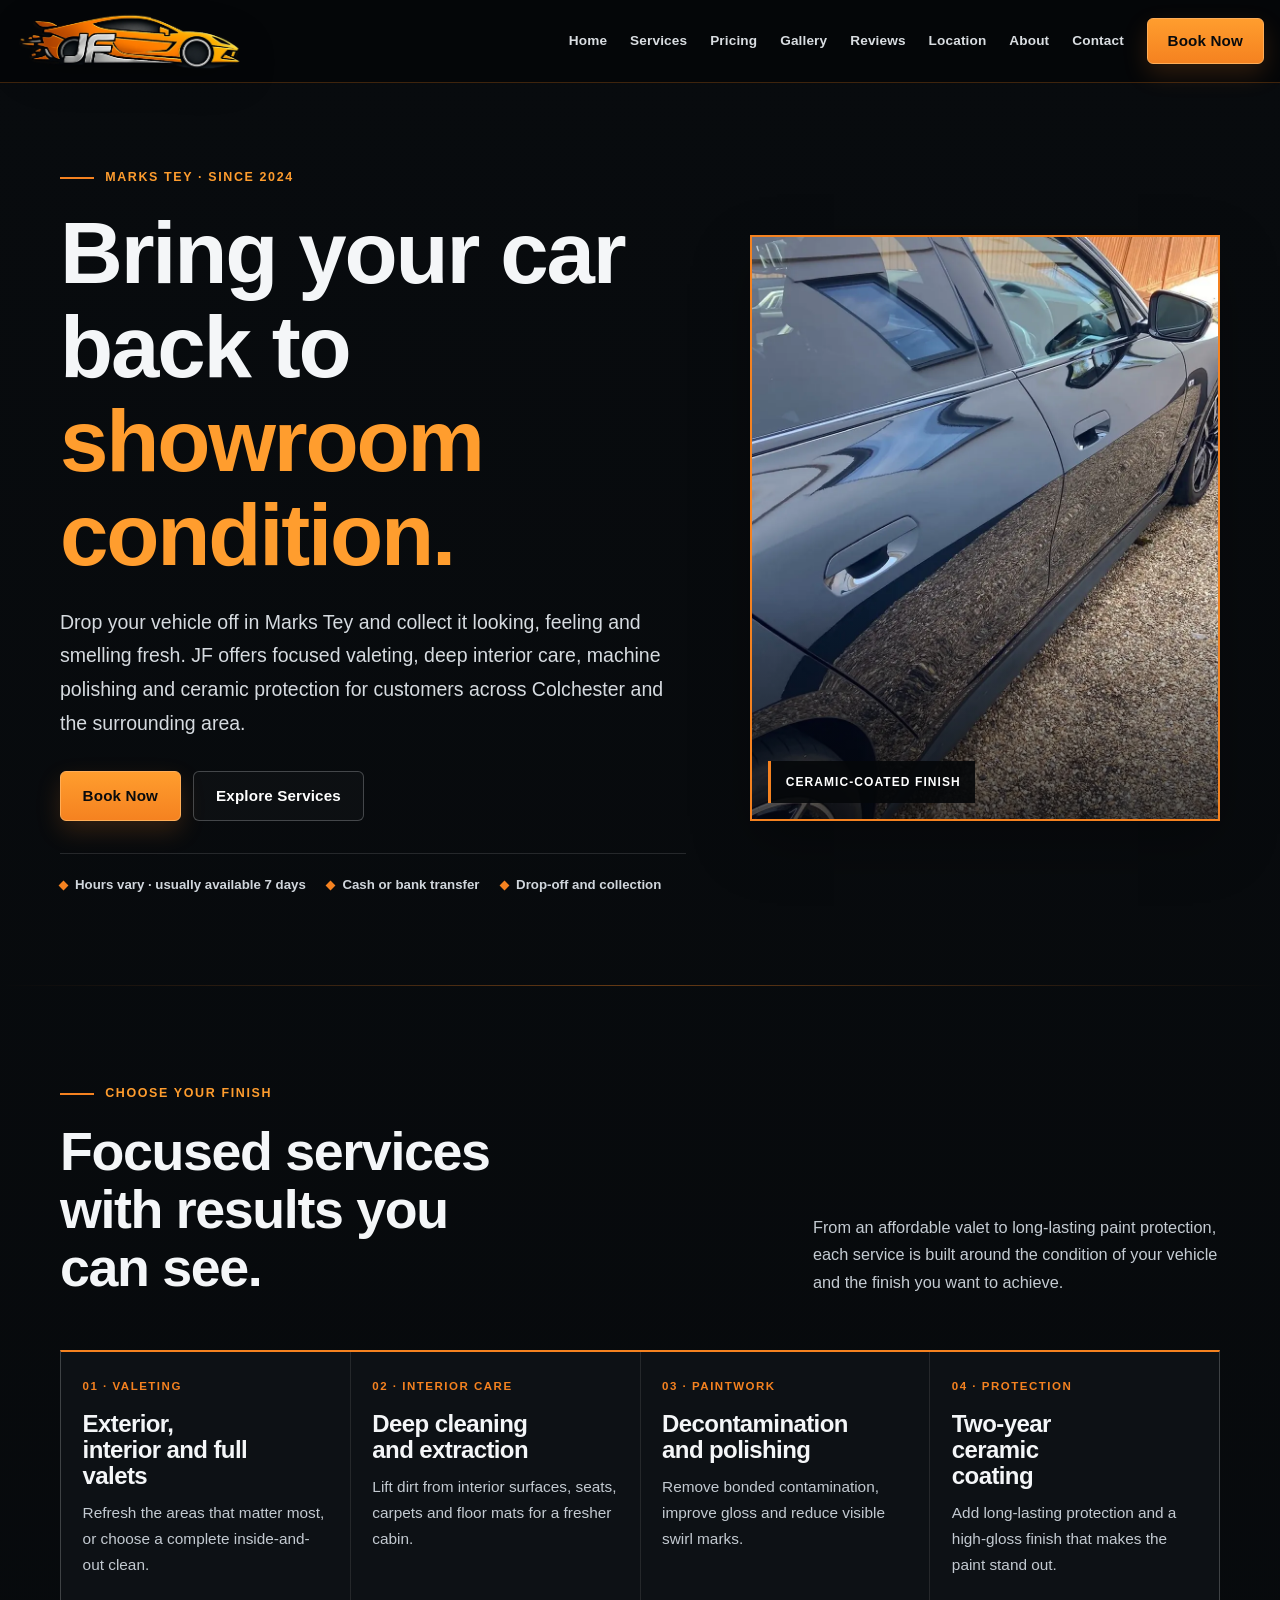
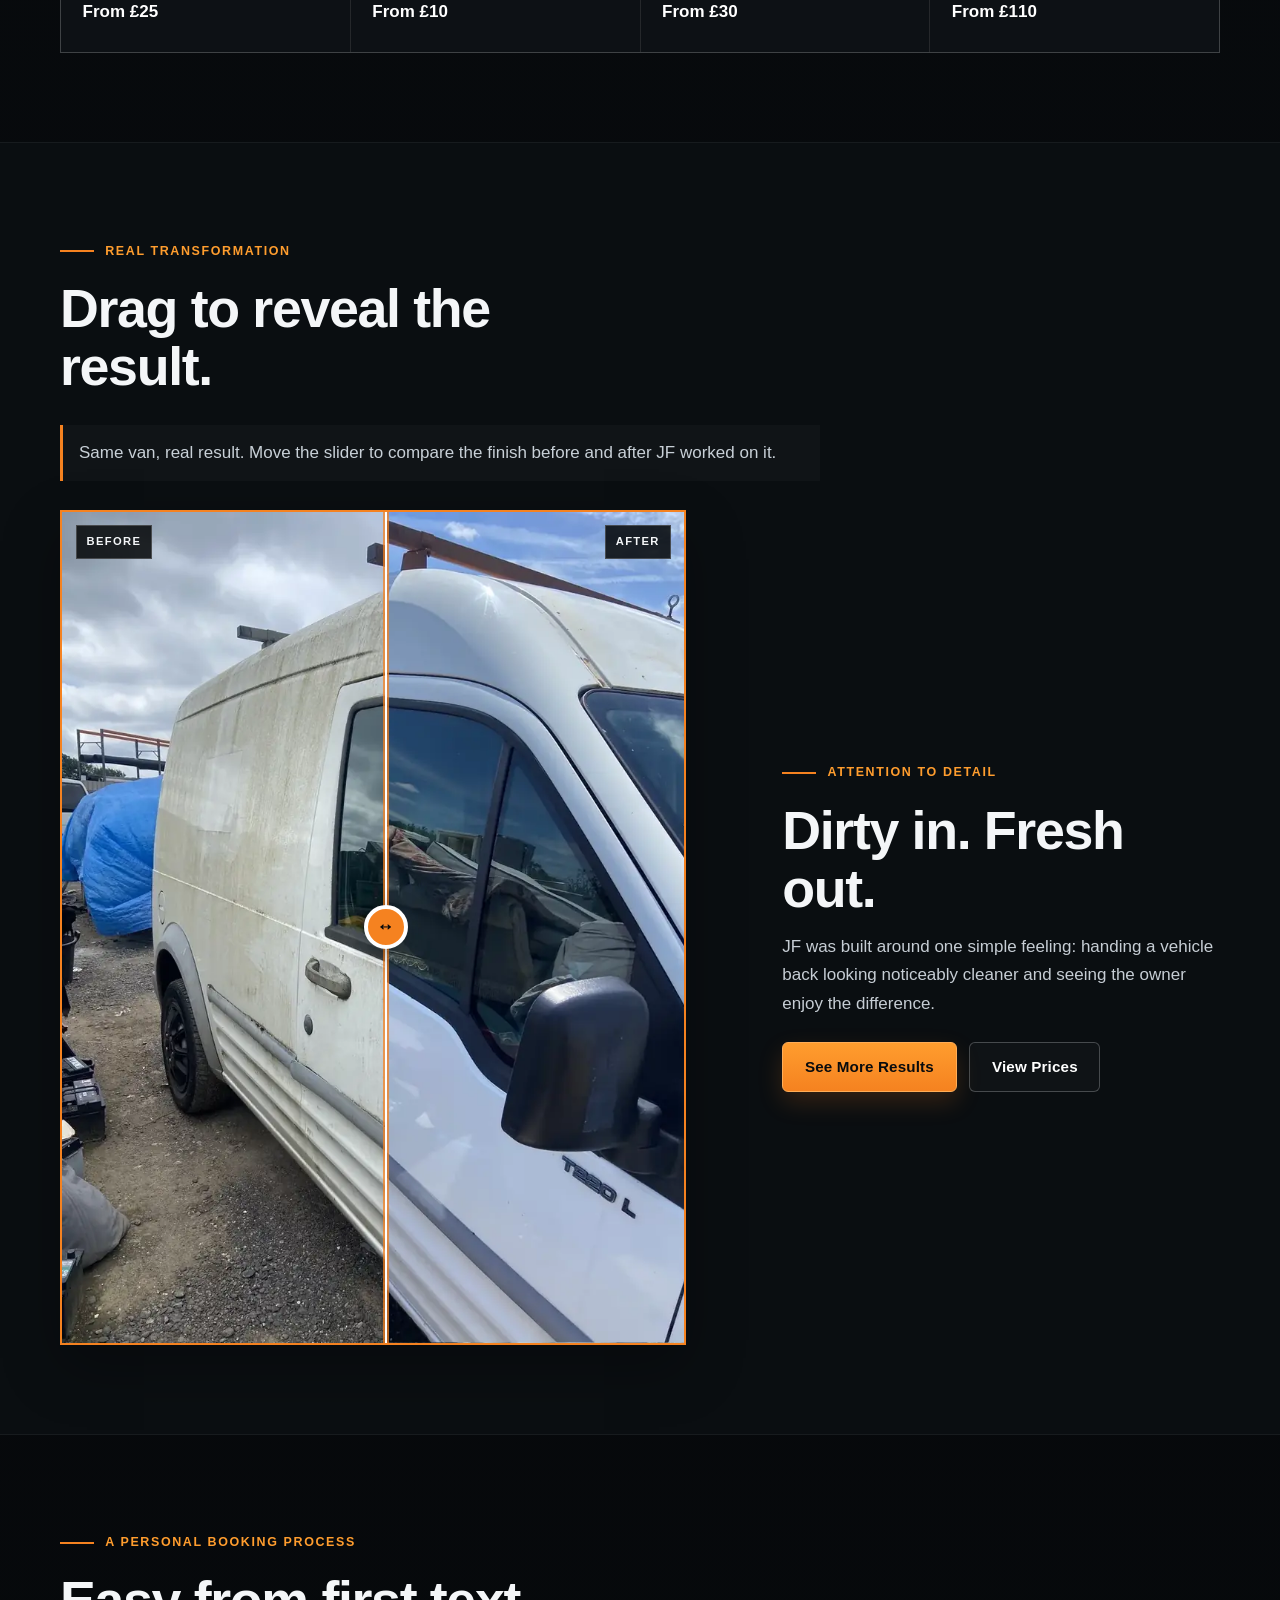
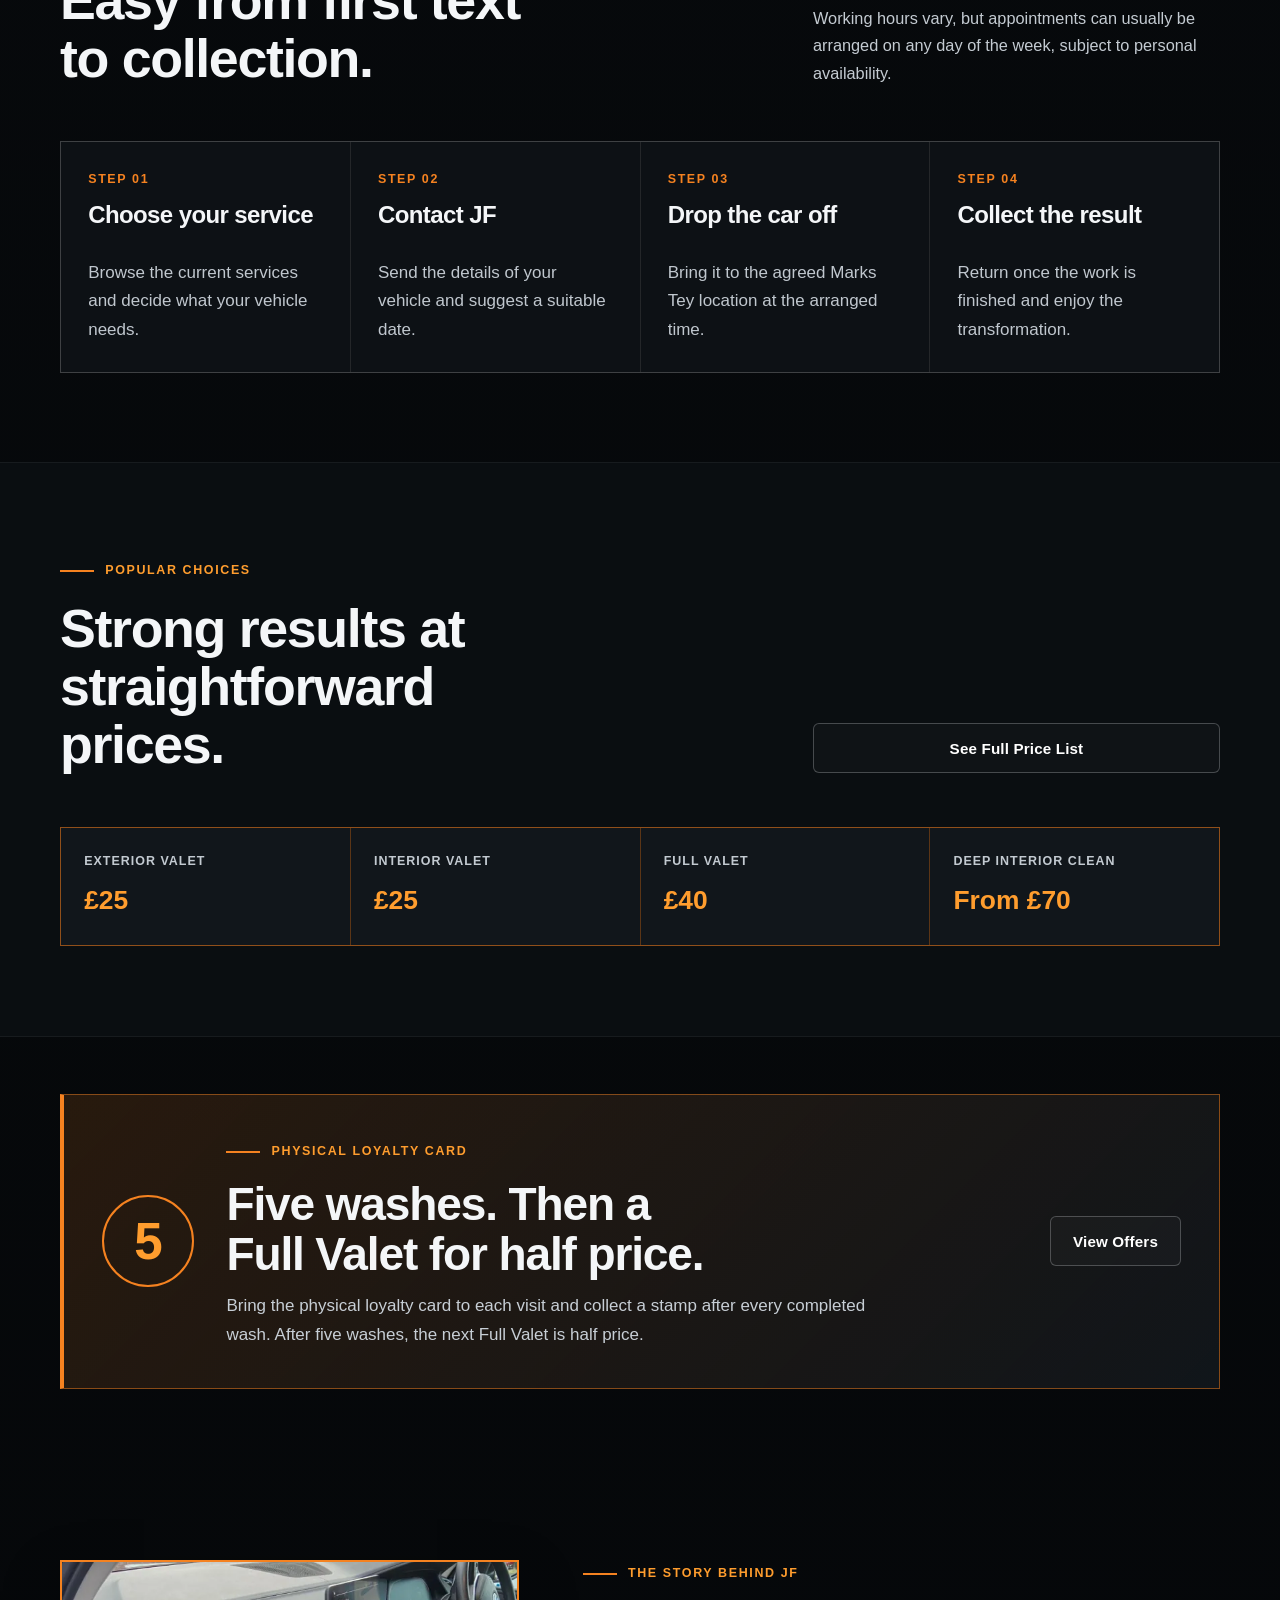
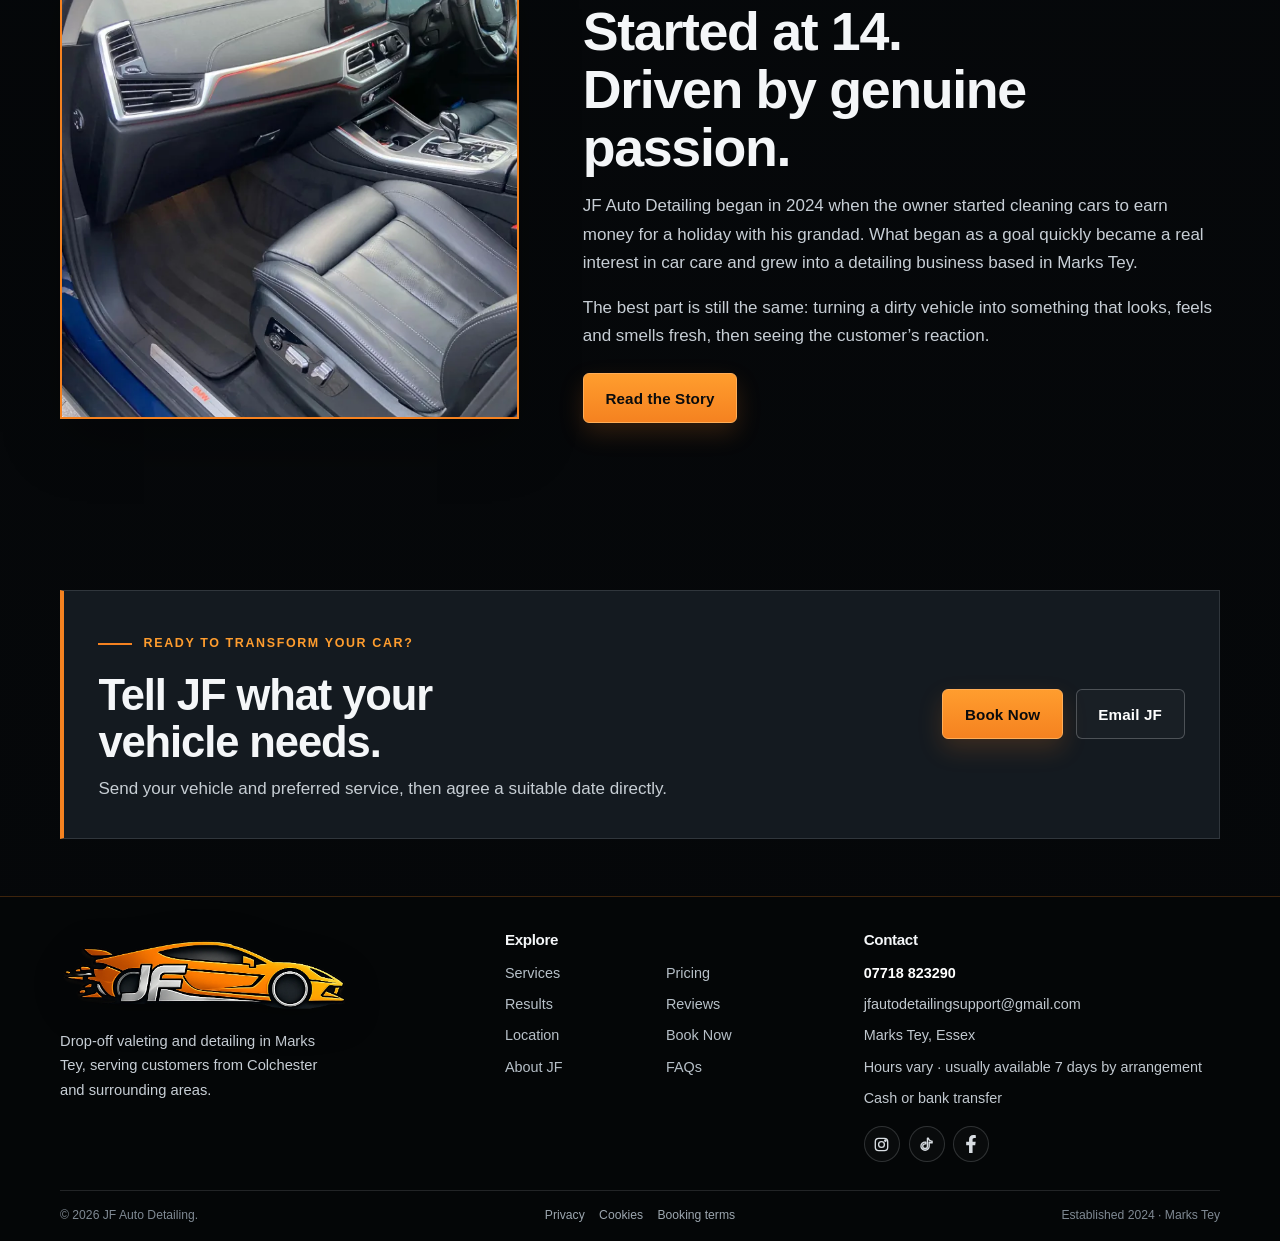
<file: index.html>
<!DOCTYPE html>
<html lang="en">
<head>
<meta charset="utf-8">
<meta name="viewport" content="width=device-width,initial-scale=1.0">
<meta name="description" content="Drop-off car valeting, interior cleaning, machine polishing and ceramic coating in Marks Tey, serving Colchester and surrounding areas.">
<meta name="theme-color" content="#050709">
<title>Car Valeting & Detailing in Marks Tey | JF Auto Detailing</title>
<link rel="canonical" href="https://jfautodetailing.co.uk/">
<link rel="icon" href="assets/images/favicon-jf.ico?v=11" sizes="any">
<link rel="icon" href="assets/images/favicon-jf-32.png?v=11" sizes="32x32" type="image/png">
<link rel="apple-touch-icon" href="assets/images/favicon-jf-180.png?v=11" sizes="180x180">
<link rel="preload" as="image" href="assets/images/hero-finish.webp" fetchpriority="high">
<script>document.documentElement.classList.add('js');</script>
<link rel="stylesheet" href="assets/css/style.css?v=17">
<script defer src="assets/js/site-config.js?v=12"></script>
<script defer src="assets/js/script.js?v=13"></script>
</head><body>
<a class="skip-link" href="#main-content">Skip to main content</a>
<header class="site-header">
  <div class="container nav-wrap">
    <a class="logo" href="index.html" aria-label="JF Auto Detailing homepage">
      <img class="logo-img" src="assets/images/jf-mark-transparent.webp" width="974" height="249" alt="JF Auto Detailing">
    </a>
    <button class="menu-toggle" type="button" aria-label="Open navigation" aria-expanded="false" aria-controls="main-navigation"><span></span></button>
    <nav aria-label="Main navigation">
      <ul class="nav-links" id="main-navigation"><li><a href="index.html" class="active" aria-current="page">Home</a></li><li><a href="services.html">Services</a></li><li><a href="pricing.html">Pricing</a></li><li><a href="gallery.html">Gallery</a></li><li><a href="reviews.html">Reviews</a></li><li><a href="areas.html">Location</a></li><li><a href="about.html">About</a></li><li><a href="contact.html">Contact</a></li><li class="nav-socials"><a class="social-icon" data-social="instagram" href="#" aria-label="Instagram"><svg aria-hidden="true" viewBox="0 0 24 24"><rect x="3.25" y="3.25" width="17.5" height="17.5" rx="4.75"></rect><circle cx="12" cy="12" r="4.1"></circle><circle cx="17.55" cy="6.45" r="1.05"></circle></svg><span class="sr-only">Instagram</span></a><a class="social-icon" data-social="tiktok" href="#" aria-label="TikTok"><svg aria-hidden="true" viewBox="0 0 24 24"><path d="M14.7 3.2c.34 1.9 1.37 3.09 3.27 3.77.63.22 1.28.33 1.93.34v2.48a8.17 8.17 0 0 1-4.1-1.08v5.62a5.8 5.8 0 1 1-5.8-5.79c.33 0 .65.03.96.08v2.53a3.28 3.28 0 0 0-.96-.14 3.31 3.31 0 1 0 3.31 3.32V3.2h1.39Z"></path></svg><span class="sr-only">TikTok</span></a><a class="social-icon" data-social="facebook" href="#" aria-label="Facebook"><svg aria-hidden="true" viewBox="0 0 320 512"><path d="M279.14 288l14.22-92.66h-88.91v-60.13c0-25.35 12.42-50.06 52.24-50.06H297V6.26S260.43 0 225.36 0c-73.22 0-121.08 44.38-121.08 124.72v70.62H22.89V288h81.39v224h100.17V288z"></path></svg><span class="sr-only">Facebook</span></a></li><li class="nav-cta"><a class="btn btn-primary" href="booking.html">Book Now</a></li></ul>
    </nav>
  </div>
</header><main id="main-content">
<section class="hero">
  <div class="container hero-grid">
    <div class="hero-copy reveal">
      <span class="eyebrow">Marks Tey · Since 2024</span>
      <h1>Bring your car back to <em>showroom condition.</em></h1>
      <p class="lead">Drop your vehicle off in Marks Tey and collect it looking, feeling and smelling fresh. JF offers focused valeting, deep interior care, machine polishing and ceramic protection for customers across Colchester and the surrounding area.</p>
      <div class="button-row">
        <a class="btn btn-primary" href="booking.html">Book Now</a>
        <a class="btn btn-secondary" href="services.html">Explore Services</a>
      </div>
      <div class="hero-facts">
        <span>Hours vary · usually available 7 days</span>
        <span>Cash or bank transfer</span>
        <span>Drop-off and collection</span>
      </div>
    </div>
    <div class="hero-media reveal">
      <img src="assets/images/hero-finish.webp" width="960" height="1200" alt="Dark grey BMW with a glossy ceramic-coated finish" fetchpriority="high">
      <div class="hero-stamp">Ceramic-coated finish</div>
    </div>
  </div>
</section>

<section class="section">
  <div class="container">
    <div class="section-head reveal">
      <div><span class="section-kicker">Choose your finish</span><h2>Focused services with results you can see.</h2></div>
      <p>From an affordable valet to long-lasting paint protection, each service is built around the condition of your vehicle and the finish you want to achieve.</p>
    </div>
    <div class="rule-grid reveal">
      <article class="rule-card"><span class="number">01 · VALETING</span><h3>Exterior, interior and full valets</h3><p>Refresh the areas that matter most, or choose a complete inside-and-out clean.</p><span class="price">From £25</span></article>
      <article class="rule-card"><span class="number">02 · INTERIOR CARE</span><h3>Deep cleaning and extraction</h3><p>Lift dirt from interior surfaces, seats, carpets and floor mats for a fresher cabin.</p><span class="price">From £10</span></article>
      <article class="rule-card"><span class="number">03 · PAINTWORK</span><h3>Decontamination and polishing</h3><p>Remove bonded contamination, improve gloss and reduce visible swirl marks.</p><span class="price">From £30</span></article>
      <article class="rule-card"><span class="number">04 · PROTECTION</span><h3>Two-year ceramic coating</h3><p>Add long-lasting protection and a high-gloss finish that makes the paint stand out.</p><span class="price">From £110</span></article>
    </div>
  </div>
</section>

<section class="section section-dark">
  <div class="container">
    <div class="section-head reveal">
      <div><span class="section-kicker">Real transformation</span><h2>Drag to reveal the result.</h2></div>
    </div>
    <p class="compare-instruction reveal">Same van, real result. Move the slider to compare the finish before and after JF worked on it.</p>
    <div class="hero-grid">
      <div class="compare reveal" style="--position:52%">
        <img src="assets/images/van-before.webp" width="840" height="1120" alt="White van before exterior cleaning" decoding="async">
        <img class="after" src="assets/images/van-after.webp" width="840" height="1120" alt="White van after exterior cleaning" decoding="async">
        <span class="compare-label before">Before</span><span class="compare-label after">After</span>
        <div class="compare-handle"></div>
        <input class="compare-range" data-compare type="range" min="0" max="100" value="52" aria-label="Compare the van before and after cleaning">
      </div>
      <div class="compare-copy reveal">
        <span class="section-kicker">Attention to detail</span>
        <h2>Dirty in. Fresh out.</h2>
        <p>JF was built around one simple feeling: handing a vehicle back looking noticeably cleaner and seeing the owner enjoy the difference.</p>
        <div class="button-row"><a class="btn btn-primary" href="gallery.html">See More Results</a><a class="btn btn-secondary" href="pricing.html">View Prices</a></div>
      </div>
    </div>
  </div>
</section>

<section class="section">
  <div class="container">
    <div class="section-head reveal">
      <div><span class="section-kicker">A personal booking process</span><h2>Easy from first text to collection.</h2></div>
      <p>Working hours vary, but appointments can usually be arranged on any day of the week, subject to personal availability.</p>
    </div>
    <div class="steps reveal">
      <article class="step"><strong>Step 01</strong><h3>Choose your service</h3><p>Browse the current services and decide what your vehicle needs.</p></article>
      <article class="step"><strong>Step 02</strong><h3>Contact JF</h3><p>Send the details of your vehicle and suggest a suitable date.</p></article>
      <article class="step"><strong>Step 03</strong><h3>Drop the car off</h3><p>Bring it to the agreed Marks Tey location at the arranged time.</p></article>
      <article class="step"><strong>Step 04</strong><h3>Collect the result</h3><p>Return once the work is finished and enjoy the transformation.</p></article>
    </div>
  </div>
</section>

<section class="section section-dark">
  <div class="container">
    <div class="section-head reveal">
      <div><span class="section-kicker">Popular choices</span><h2>Strong results at straightforward prices.</h2></div>
      <a class="btn btn-secondary" href="pricing.html">See Full Price List</a>
    </div>
    <div class="price-strip reveal">
      <div class="price-tile"><span>Exterior Valet</span><strong>£25</strong></div>
      <div class="price-tile"><span>Interior Valet</span><strong>£25</strong></div>
      <div class="price-tile"><span>Full Valet</span><strong>£40</strong></div>
      <div class="price-tile"><span>Deep Interior Clean</span><strong>From £70</strong></div>
    </div>
  </div>
</section>


<section class="section-tight loyalty-section">
  <div class="container">
    <div class="loyalty-card reveal">
      <div class="loyalty-count" aria-hidden="true">5</div>
      <div class="loyalty-copy">
        <span class="section-kicker">Physical loyalty card</span>
        <h2>Five washes. Then a Full Valet for half price.</h2>
        <p>Bring the physical loyalty card to each visit and collect a stamp after every completed wash. After five washes, the next Full Valet is half price.</p>
      </div>
      <a class="btn btn-secondary" href="pricing.html#offers">View Offers</a>
    </div>
  </div>
</section>

<section class="section">
  <div class="container story-grid">
    <div class="story-photo reveal"><img src="assets/images/recent-bmw-interior.webp" width="681" height="702" alt="Clean BMW driver area after interior detailing" loading="lazy" decoding="async"></div>
    <div class="story-copy reveal">
      <span class="section-kicker">The story behind JF</span>
      <h2>Started at 14. Driven by genuine passion.</h2>
      <p>JF Auto Detailing began in 2024 when the owner started cleaning cars to earn money for a holiday with his grandad. What began as a goal quickly became a real interest in car care and grew into a detailing business based in Marks Tey.</p>
      <p>The best part is still the same: turning a dirty vehicle into something that looks, feels and smells fresh, then seeing the customer’s reaction.</p>
      <div class="button-row"><a class="btn btn-primary" href="about.html">Read the Story</a></div>
    </div>
  </div>
</section>

<section class="section-tight">
  <div class="container">
    <div class="cta-band reveal">
      <div><span class="section-kicker">Ready to transform your car?</span><h2>Tell JF what your vehicle needs.</h2><p>Send your vehicle and preferred service, then agree a suitable date directly.</p></div>
      <div class="button-row"><a class="btn btn-primary" href="booking.html">Book Now</a><a class="btn btn-secondary" data-sms-link data-mobile-label="Text JF" data-desktop-label="Email JF" href="sms:+447718823290">Text JF</a></div>
    </div>
  </div>
</section>
</main><div class="mobile-actions" aria-label="Quick contact actions">
  <a class="btn btn-secondary" data-phone-link href="tel:+447718823290">Call</a>
  <a class="btn btn-primary" data-sms-link data-mobile-label="Text JF" data-desktop-label="Email JF" href="sms:+447718823290">Text JF</a>
</div>
<footer class="site-footer">
  <div class="container">
    <div class="footer-grid">
      <div class="footer-brand">
        <a class="logo footer-logo" href="index.html" aria-label="JF Auto Detailing homepage">
          <img class="logo-img" src="assets/images/jf-mark-transparent.webp" width="974" height="249" alt="JF Auto Detailing" loading="lazy">
        </a>
        <p data-config-text="footerDescription">Drop-off valeting and detailing in Marks Tey.</p>
      </div>
      <div>
        <h4>Explore</h4>
        <ul class="footer-links">
          <li><a href="services.html">Services</a></li>
          <li><a href="pricing.html">Pricing</a></li>
          <li><a href="gallery.html">Results</a></li>
          <li><a href="reviews.html">Reviews</a></li>
          <li><a href="areas.html">Location</a></li>
          <li><a href="booking.html">Book Now</a></li>
          <li><a href="about.html">About JF</a></li>
          <li><a href="faq.html">FAQs</a></li>
        </ul>
      </div>
      <div>
        <h4>Contact</h4>
        <div class="footer-contact">
          <a data-phone-link href="tel:+447718823290">07718 823290</a>
          <a data-email-link href="mailto:jfautodetailingsupport@gmail.com">jfautodetailingsupport@gmail.com</a>
          <a href="areas.html">Marks Tey, Essex</a>
          <span data-config-text="hoursShort">Hours vary · usually available 7 days by arrangement</span>
          <span>Cash or bank transfer</span>
        </div>
        <div class="social-row"><a class="social-icon" data-social="instagram" href="#" aria-label="Instagram"><svg aria-hidden="true" viewBox="0 0 24 24"><rect x="3.25" y="3.25" width="17.5" height="17.5" rx="4.75"></rect><circle cx="12" cy="12" r="4.1"></circle><circle cx="17.55" cy="6.45" r="1.05"></circle></svg><span class="sr-only">Instagram</span></a><a class="social-icon" data-social="tiktok" href="#" aria-label="TikTok"><svg aria-hidden="true" viewBox="0 0 24 24"><path d="M14.7 3.2c.34 1.9 1.37 3.09 3.27 3.77.63.22 1.28.33 1.93.34v2.48a8.17 8.17 0 0 1-4.1-1.08v5.62a5.8 5.8 0 1 1-5.8-5.79c.33 0 .65.03.96.08v2.53a3.28 3.28 0 0 0-.96-.14 3.31 3.31 0 1 0 3.31 3.32V3.2h1.39Z"></path></svg><span class="sr-only">TikTok</span></a><a class="social-icon" data-social="facebook" href="#" aria-label="Facebook"><svg aria-hidden="true" viewBox="0 0 320 512"><path d="M279.14 288l14.22-92.66h-88.91v-60.13c0-25.35 12.42-50.06 52.24-50.06H297V6.26S260.43 0 225.36 0c-73.22 0-121.08 44.38-121.08 124.72v70.62H22.89V288h81.39v224h100.17V288z"></path></svg><span class="sr-only">Facebook</span></a></div>
      </div>
    </div>
    <div class="footer-bottom">
      <span>© <span data-year></span> JF Auto Detailing.</span>
      <nav class="footer-legal" aria-label="Legal information">
        <a href="privacy.html">Privacy</a>
        <a href="cookies.html">Cookies</a>
        <a href="terms.html">Booking terms</a>
      </nav>
      <span>Established 2024 · Marks Tey</span>
    </div>
  </div>
</footer>
</body>
</html>
</file>
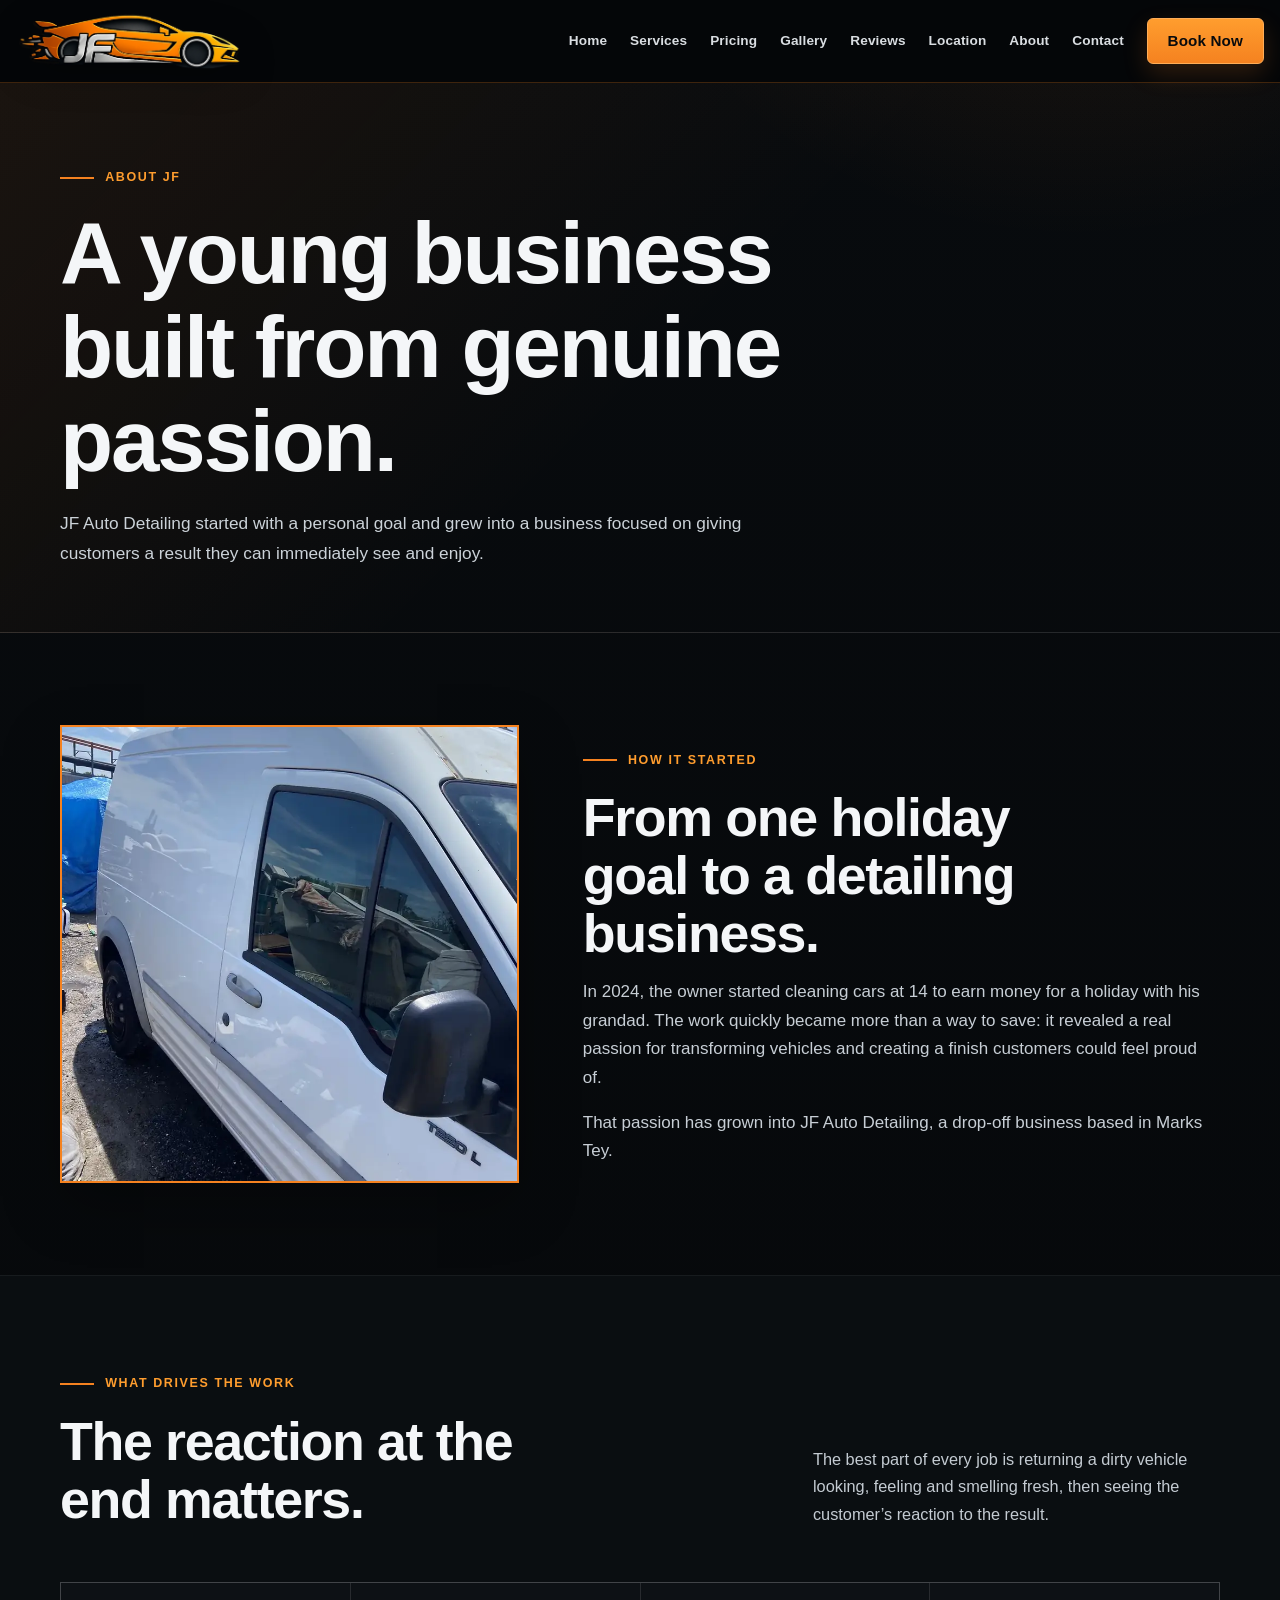
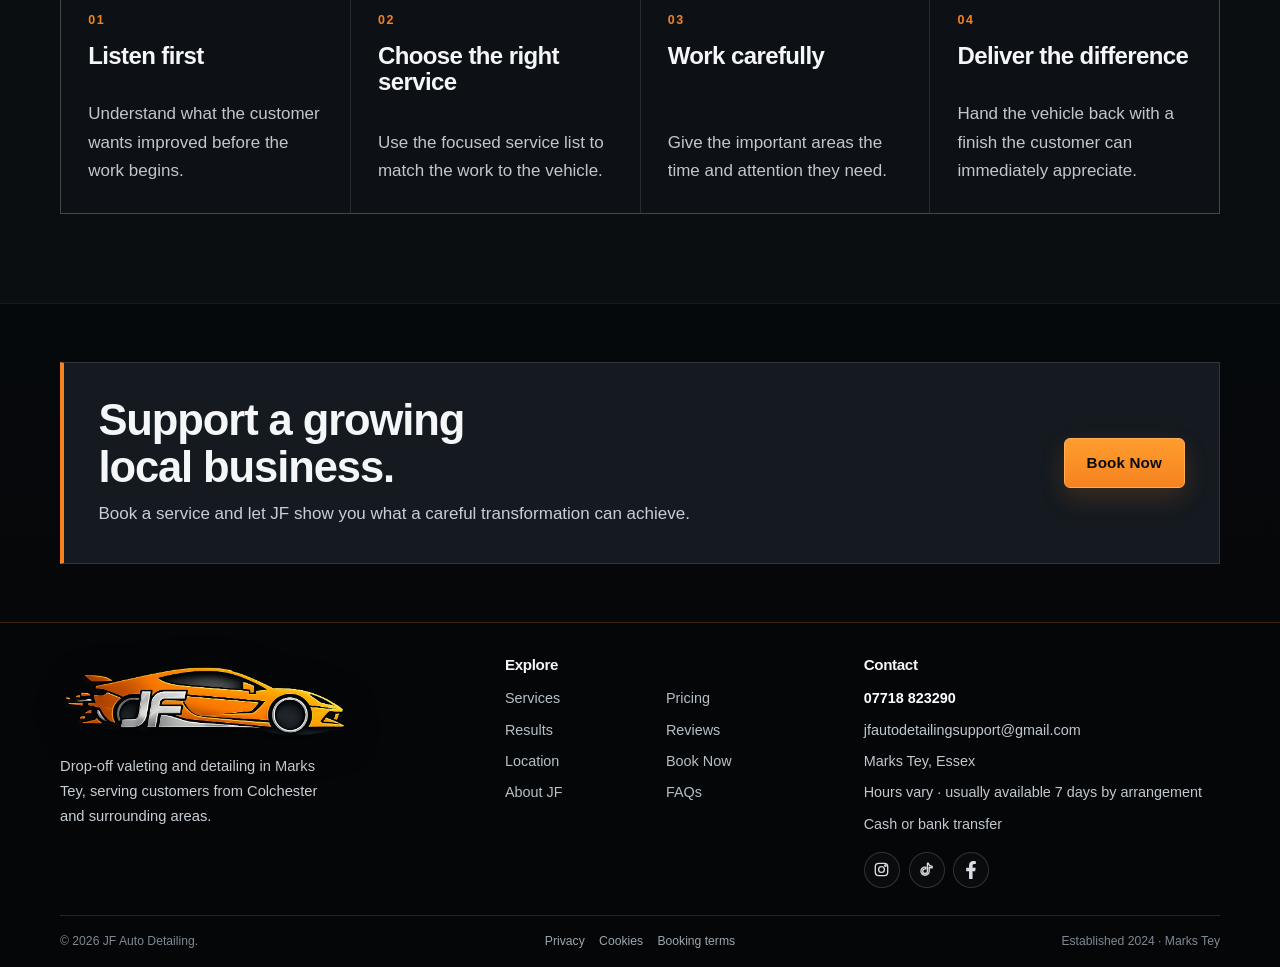
<file: about.html>
<!DOCTYPE html>
<html lang="en">
<head>
<meta charset="utf-8">
<meta name="viewport" content="width=device-width,initial-scale=1.0">
<meta name="description" content="The story behind JF Auto Detailing, founded in Marks Tey in 2024 by a young car-care enthusiast.">
<meta name="theme-color" content="#050709">
<title>About | JF Auto Detailing</title>
<link rel="canonical" href="https://jfautodetailing.co.uk/about.html">
<link rel="icon" href="assets/images/favicon-jf.ico?v=11" sizes="any">
<link rel="icon" href="assets/images/favicon-jf-32.png?v=11" sizes="32x32" type="image/png">
<link rel="apple-touch-icon" href="assets/images/favicon-jf-180.png?v=11" sizes="180x180">

<script>document.documentElement.classList.add('js');</script>
<link rel="stylesheet" href="assets/css/style.css?v=17">
<script defer src="assets/js/site-config.js?v=12"></script>
<script defer src="assets/js/script.js?v=13"></script>
</head><body>
<a class="skip-link" href="#main-content">Skip to main content</a>
<header class="site-header">
  <div class="container nav-wrap">
    <a class="logo" href="index.html" aria-label="JF Auto Detailing homepage">
      <img class="logo-img" src="assets/images/jf-mark-transparent.webp" width="974" height="249" alt="JF Auto Detailing">
    </a>
    <button class="menu-toggle" type="button" aria-label="Open navigation" aria-expanded="false" aria-controls="main-navigation"><span></span></button>
    <nav aria-label="Main navigation">
      <ul class="nav-links" id="main-navigation"><li><a href="index.html">Home</a></li><li><a href="services.html">Services</a></li><li><a href="pricing.html">Pricing</a></li><li><a href="gallery.html">Gallery</a></li><li><a href="reviews.html">Reviews</a></li><li><a href="areas.html">Location</a></li><li><a href="about.html" class="active" aria-current="page">About</a></li><li><a href="contact.html">Contact</a></li><li class="nav-socials"><a class="social-icon" data-social="instagram" href="#" aria-label="Instagram"><svg aria-hidden="true" viewBox="0 0 24 24"><rect x="3.25" y="3.25" width="17.5" height="17.5" rx="4.75"></rect><circle cx="12" cy="12" r="4.1"></circle><circle cx="17.55" cy="6.45" r="1.05"></circle></svg><span class="sr-only">Instagram</span></a><a class="social-icon" data-social="tiktok" href="#" aria-label="TikTok"><svg aria-hidden="true" viewBox="0 0 24 24"><path d="M14.7 3.2c.34 1.9 1.37 3.09 3.27 3.77.63.22 1.28.33 1.93.34v2.48a8.17 8.17 0 0 1-4.1-1.08v5.62a5.8 5.8 0 1 1-5.8-5.79c.33 0 .65.03.96.08v2.53a3.28 3.28 0 0 0-.96-.14 3.31 3.31 0 1 0 3.31 3.32V3.2h1.39Z"></path></svg><span class="sr-only">TikTok</span></a><a class="social-icon" data-social="facebook" href="#" aria-label="Facebook"><svg aria-hidden="true" viewBox="0 0 320 512"><path d="M279.14 288l14.22-92.66h-88.91v-60.13c0-25.35 12.42-50.06 52.24-50.06H297V6.26S260.43 0 225.36 0c-73.22 0-121.08 44.38-121.08 124.72v70.62H22.89V288h81.39v224h100.17V288z"></path></svg><span class="sr-only">Facebook</span></a></li><li class="nav-cta"><a class="btn btn-primary" href="booking.html">Book Now</a></li></ul>
    </nav>
  </div>
</header><main id="main-content">
<section class="page-hero"><div class="container"><span class="eyebrow">About JF</span><h1>A young business built from genuine passion.</h1><p>JF Auto Detailing started with a personal goal and grew into a business focused on giving customers a result they can immediately see and enjoy.</p></div></section>
<section class="section"><div class="container story-grid">
  <div class="story-photo reveal"><img src="assets/images/van-after.webp" width="840" height="1120" alt="White van after JF Auto Detailing completed the clean" loading="lazy" decoding="async"></div>
  <div class="story-copy reveal"><span class="section-kicker">How it started</span><h2>From one holiday goal to a detailing business.</h2><p>In 2024, the owner started cleaning cars at 14 to earn money for a holiday with his grandad. The work quickly became more than a way to save: it revealed a real passion for transforming vehicles and creating a finish customers could feel proud of.</p><p>That passion has grown into JF Auto Detailing, a drop-off business based in Marks Tey.</p></div>
</div></section>
<section class="section section-dark"><div class="container">
  <div class="section-head reveal"><div><span class="section-kicker">What drives the work</span><h2>The reaction at the end matters.</h2></div><p>The best part of every job is returning a dirty vehicle looking, feeling and smelling fresh, then seeing the customer’s reaction to the result.</p></div>
  <div class="steps reveal"><article class="step"><strong>01</strong><h3>Listen first</h3><p>Understand what the customer wants improved before the work begins.</p></article><article class="step"><strong>02</strong><h3>Choose the right service</h3><p>Use the focused service list to match the work to the vehicle.</p></article><article class="step"><strong>03</strong><h3>Work carefully</h3><p>Give the important areas the time and attention they need.</p></article><article class="step"><strong>04</strong><h3>Deliver the difference</h3><p>Hand the vehicle back with a finish the customer can immediately appreciate.</p></article></div>
</div></section>
<section class="section-tight"><div class="container"><div class="cta-band reveal"><div><h2>Support a growing local business.</h2><p>Book a service and let JF show you what a careful transformation can achieve.</p></div><a class="btn btn-primary" href="booking.html">Book Now</a></div></div></section>
</main><div class="mobile-actions" aria-label="Quick contact actions">
  <a class="btn btn-secondary" data-phone-link href="tel:+447718823290">Call</a>
  <a class="btn btn-primary" data-sms-link data-mobile-label="Text JF" data-desktop-label="Email JF" href="sms:+447718823290">Text JF</a>
</div>
<footer class="site-footer">
  <div class="container">
    <div class="footer-grid">
      <div class="footer-brand">
        <a class="logo footer-logo" href="index.html" aria-label="JF Auto Detailing homepage">
          <img class="logo-img" src="assets/images/jf-mark-transparent.webp" width="974" height="249" alt="JF Auto Detailing" loading="lazy">
        </a>
        <p data-config-text="footerDescription">Drop-off valeting and detailing in Marks Tey.</p>
      </div>
      <div>
        <h4>Explore</h4>
        <ul class="footer-links">
          <li><a href="services.html">Services</a></li>
          <li><a href="pricing.html">Pricing</a></li>
          <li><a href="gallery.html">Results</a></li>
          <li><a href="reviews.html">Reviews</a></li>
          <li><a href="areas.html">Location</a></li>
          <li><a href="booking.html">Book Now</a></li>
          <li><a href="about.html">About JF</a></li>
          <li><a href="faq.html">FAQs</a></li>
        </ul>
      </div>
      <div>
        <h4>Contact</h4>
        <div class="footer-contact">
          <a data-phone-link href="tel:+447718823290">07718 823290</a>
          <a data-email-link href="mailto:jfautodetailingsupport@gmail.com">jfautodetailingsupport@gmail.com</a>
          <a href="areas.html">Marks Tey, Essex</a>
          <span data-config-text="hoursShort">Hours vary · usually available 7 days by arrangement</span>
          <span>Cash or bank transfer</span>
        </div>
        <div class="social-row"><a class="social-icon" data-social="instagram" href="#" aria-label="Instagram"><svg aria-hidden="true" viewBox="0 0 24 24"><rect x="3.25" y="3.25" width="17.5" height="17.5" rx="4.75"></rect><circle cx="12" cy="12" r="4.1"></circle><circle cx="17.55" cy="6.45" r="1.05"></circle></svg><span class="sr-only">Instagram</span></a><a class="social-icon" data-social="tiktok" href="#" aria-label="TikTok"><svg aria-hidden="true" viewBox="0 0 24 24"><path d="M14.7 3.2c.34 1.9 1.37 3.09 3.27 3.77.63.22 1.28.33 1.93.34v2.48a8.17 8.17 0 0 1-4.1-1.08v5.62a5.8 5.8 0 1 1-5.8-5.79c.33 0 .65.03.96.08v2.53a3.28 3.28 0 0 0-.96-.14 3.31 3.31 0 1 0 3.31 3.32V3.2h1.39Z"></path></svg><span class="sr-only">TikTok</span></a><a class="social-icon" data-social="facebook" href="#" aria-label="Facebook"><svg aria-hidden="true" viewBox="0 0 320 512"><path d="M279.14 288l14.22-92.66h-88.91v-60.13c0-25.35 12.42-50.06 52.24-50.06H297V6.26S260.43 0 225.36 0c-73.22 0-121.08 44.38-121.08 124.72v70.62H22.89V288h81.39v224h100.17V288z"></path></svg><span class="sr-only">Facebook</span></a></div>
      </div>
    </div>
    <div class="footer-bottom">
      <span>© <span data-year></span> JF Auto Detailing.</span>
      <nav class="footer-legal" aria-label="Legal information">
        <a href="privacy.html">Privacy</a>
        <a href="cookies.html">Cookies</a>
        <a href="terms.html">Booking terms</a>
      </nav>
      <span>Established 2024 · Marks Tey</span>
    </div>
  </div>
</footer>
</body>
</html>
</file>
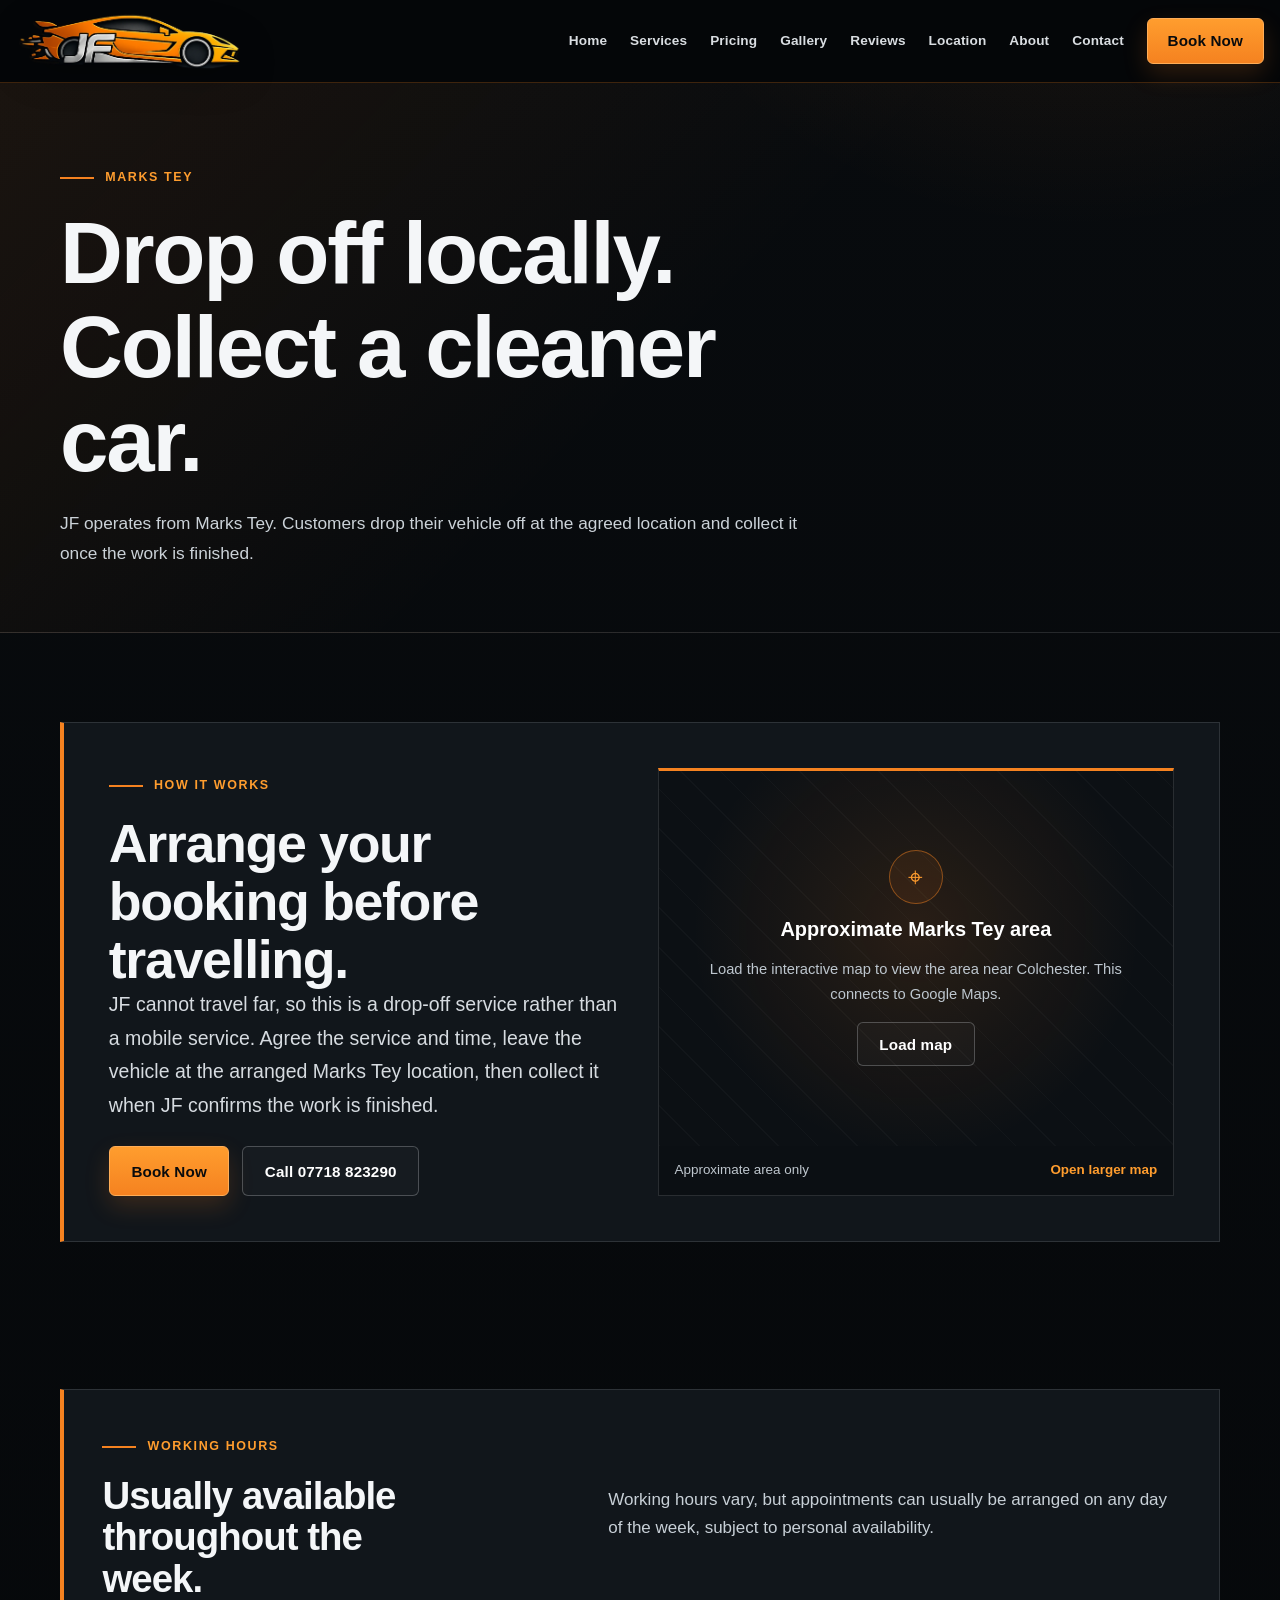
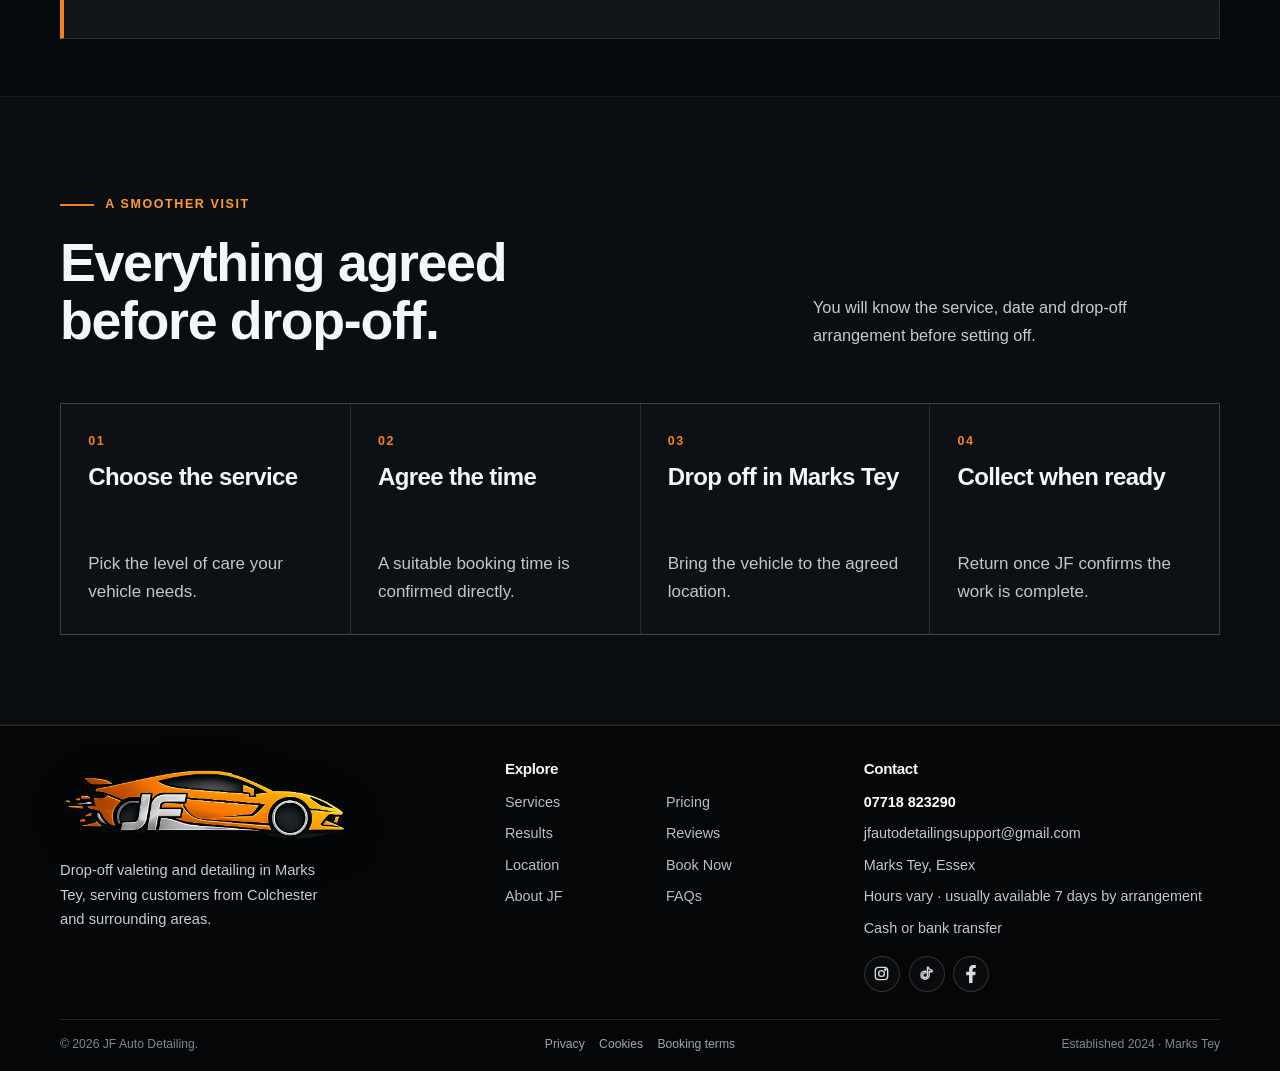
<file: areas.html>
<!DOCTYPE html>
<html lang="en">
<head>
<meta charset="utf-8">
<meta name="viewport" content="width=device-width,initial-scale=1.0">
<meta name="description" content="Arrange a drop-off car valeting or detailing booking with JF Auto Detailing in Marks Tey, Essex.">
<meta name="theme-color" content="#050709">
<title>Marks Tey Drop-off Location | JF Auto Detailing</title>
<link rel="canonical" href="https://jfautodetailing.co.uk/areas.html">
<link rel="icon" href="assets/images/favicon-jf.ico?v=11" sizes="any">
<link rel="icon" href="assets/images/favicon-jf-32.png?v=11" sizes="32x32" type="image/png">
<link rel="apple-touch-icon" href="assets/images/favicon-jf-180.png?v=11" sizes="180x180">

<script>document.documentElement.classList.add('js');</script>
<link rel="stylesheet" href="assets/css/style.css?v=17">
<script defer src="assets/js/site-config.js?v=12"></script>
<script defer src="assets/js/script.js?v=13"></script>
</head><body>
<a class="skip-link" href="#main-content">Skip to main content</a>
<header class="site-header">
  <div class="container nav-wrap">
    <a class="logo" href="index.html" aria-label="JF Auto Detailing homepage">
      <img class="logo-img" src="assets/images/jf-mark-transparent.webp" width="974" height="249" alt="JF Auto Detailing">
    </a>
    <button class="menu-toggle" type="button" aria-label="Open navigation" aria-expanded="false" aria-controls="main-navigation"><span></span></button>
    <nav aria-label="Main navigation">
      <ul class="nav-links" id="main-navigation"><li><a href="index.html">Home</a></li><li><a href="services.html">Services</a></li><li><a href="pricing.html">Pricing</a></li><li><a href="gallery.html">Gallery</a></li><li><a href="reviews.html">Reviews</a></li><li><a href="areas.html" class="active" aria-current="page">Location</a></li><li><a href="about.html">About</a></li><li><a href="contact.html">Contact</a></li><li class="nav-socials"><a class="social-icon" data-social="instagram" href="#" aria-label="Instagram"><svg aria-hidden="true" viewBox="0 0 24 24"><rect x="3.25" y="3.25" width="17.5" height="17.5" rx="4.75"></rect><circle cx="12" cy="12" r="4.1"></circle><circle cx="17.55" cy="6.45" r="1.05"></circle></svg><span class="sr-only">Instagram</span></a><a class="social-icon" data-social="tiktok" href="#" aria-label="TikTok"><svg aria-hidden="true" viewBox="0 0 24 24"><path d="M14.7 3.2c.34 1.9 1.37 3.09 3.27 3.77.63.22 1.28.33 1.93.34v2.48a8.17 8.17 0 0 1-4.1-1.08v5.62a5.8 5.8 0 1 1-5.8-5.79c.33 0 .65.03.96.08v2.53a3.28 3.28 0 0 0-.96-.14 3.31 3.31 0 1 0 3.31 3.32V3.2h1.39Z"></path></svg><span class="sr-only">TikTok</span></a><a class="social-icon" data-social="facebook" href="#" aria-label="Facebook"><svg aria-hidden="true" viewBox="0 0 320 512"><path d="M279.14 288l14.22-92.66h-88.91v-60.13c0-25.35 12.42-50.06 52.24-50.06H297V6.26S260.43 0 225.36 0c-73.22 0-121.08 44.38-121.08 124.72v70.62H22.89V288h81.39v224h100.17V288z"></path></svg><span class="sr-only">Facebook</span></a></li><li class="nav-cta"><a class="btn btn-primary" href="booking.html">Book Now</a></li></ul>
    </nav>
  </div>
</header><main id="main-content">
<section class="page-hero"><div class="container"><span class="eyebrow">Marks Tey</span><h1>Drop off locally. Collect a cleaner car.</h1><p>JF operates from Marks Tey. Customers drop their vehicle off at the agreed location and collect it once the work is finished.</p></div></section>
<section class="section"><div class="container"><div class="location-box reveal">
  <div><span class="section-kicker">How it works</span><h2>Arrange your booking before travelling.</h2><p class="lead">JF cannot travel far, so this is a drop-off service rather than a mobile service. Agree the service and time, leave the vehicle at the arranged Marks Tey location, then collect it when JF confirms the work is finished.</p><div class="button-row" style="margin-top:1.5rem"><a class="btn btn-primary" href="booking.html">Book Now</a><a class="btn btn-secondary" data-phone-link href="tel:+447718823290">Call 07718 823290</a></div></div>
  <div class="location-box-map">
    <div class="map-consent" data-map-embed data-map-src="https://www.google.com/maps?q=Marks%20Tey%2C%20Colchester%2C%20Essex&amp;z=12&amp;output=embed">
      <div class="map-consent-inner">
        <span class="map-pin" aria-hidden="true">⌖</span>
        <strong>Approximate Marks Tey area</strong>
        <p>Load the interactive map to view the area near Colchester. This connects to Google Maps.</p>
        <button class="btn btn-secondary" type="button" data-load-map>Load map</button>
      </div>
    </div>
    <div class="location-box-map-footer"><span>Approximate area only</span><a href="https://www.google.com/maps/search/?api=1&amp;query=Marks+Tey%2C+Colchester%2C+Essex" target="_blank" rel="noopener noreferrer">Open larger map</a></div>
  </div>
</div></div></section>
<section class="section-tight"><div class="container"><div class="availability-band reveal"><div><span class="section-kicker">Working hours</span><h2>Usually available throughout the week.</h2></div><p data-config-text="hoursLong">Working hours vary, but appointments can usually be arranged on any day of the week, subject to personal availability.</p></div></div></section>
<section class="section section-dark"><div class="container"><div class="section-head reveal"><div><span class="section-kicker">A smoother visit</span><h2>Everything agreed before drop-off.</h2></div><p>You will know the service, date and drop-off arrangement before setting off.</p></div><div class="steps reveal"><article class="step"><strong>01</strong><h3>Choose the service</h3><p>Pick the level of care your vehicle needs.</p></article><article class="step"><strong>02</strong><h3>Agree the time</h3><p>A suitable booking time is confirmed directly.</p></article><article class="step"><strong>03</strong><h3>Drop off in Marks Tey</h3><p>Bring the vehicle to the agreed location.</p></article><article class="step"><strong>04</strong><h3>Collect when ready</h3><p>Return once JF confirms the work is complete.</p></article></div></div></section>
</main><div class="mobile-actions" aria-label="Quick contact actions">
  <a class="btn btn-secondary" data-phone-link href="tel:+447718823290">Call</a>
  <a class="btn btn-primary" data-sms-link data-mobile-label="Text JF" data-desktop-label="Email JF" href="sms:+447718823290">Text JF</a>
</div>
<footer class="site-footer">
  <div class="container">
    <div class="footer-grid">
      <div class="footer-brand">
        <a class="logo footer-logo" href="index.html" aria-label="JF Auto Detailing homepage">
          <img class="logo-img" src="assets/images/jf-mark-transparent.webp" width="974" height="249" alt="JF Auto Detailing" loading="lazy">
        </a>
        <p data-config-text="footerDescription">Drop-off valeting and detailing in Marks Tey.</p>
      </div>
      <div>
        <h4>Explore</h4>
        <ul class="footer-links">
          <li><a href="services.html">Services</a></li>
          <li><a href="pricing.html">Pricing</a></li>
          <li><a href="gallery.html">Results</a></li>
          <li><a href="reviews.html">Reviews</a></li>
          <li><a href="areas.html">Location</a></li>
          <li><a href="booking.html">Book Now</a></li>
          <li><a href="about.html">About JF</a></li>
          <li><a href="faq.html">FAQs</a></li>
        </ul>
      </div>
      <div>
        <h4>Contact</h4>
        <div class="footer-contact">
          <a data-phone-link href="tel:+447718823290">07718 823290</a>
          <a data-email-link href="mailto:jfautodetailingsupport@gmail.com">jfautodetailingsupport@gmail.com</a>
          <a href="areas.html">Marks Tey, Essex</a>
          <span data-config-text="hoursShort">Hours vary · usually available 7 days by arrangement</span>
          <span>Cash or bank transfer</span>
        </div>
        <div class="social-row"><a class="social-icon" data-social="instagram" href="#" aria-label="Instagram"><svg aria-hidden="true" viewBox="0 0 24 24"><rect x="3.25" y="3.25" width="17.5" height="17.5" rx="4.75"></rect><circle cx="12" cy="12" r="4.1"></circle><circle cx="17.55" cy="6.45" r="1.05"></circle></svg><span class="sr-only">Instagram</span></a><a class="social-icon" data-social="tiktok" href="#" aria-label="TikTok"><svg aria-hidden="true" viewBox="0 0 24 24"><path d="M14.7 3.2c.34 1.9 1.37 3.09 3.27 3.77.63.22 1.28.33 1.93.34v2.48a8.17 8.17 0 0 1-4.1-1.08v5.62a5.8 5.8 0 1 1-5.8-5.79c.33 0 .65.03.96.08v2.53a3.28 3.28 0 0 0-.96-.14 3.31 3.31 0 1 0 3.31 3.32V3.2h1.39Z"></path></svg><span class="sr-only">TikTok</span></a><a class="social-icon" data-social="facebook" href="#" aria-label="Facebook"><svg aria-hidden="true" viewBox="0 0 320 512"><path d="M279.14 288l14.22-92.66h-88.91v-60.13c0-25.35 12.42-50.06 52.24-50.06H297V6.26S260.43 0 225.36 0c-73.22 0-121.08 44.38-121.08 124.72v70.62H22.89V288h81.39v224h100.17V288z"></path></svg><span class="sr-only">Facebook</span></a></div>
      </div>
    </div>
    <div class="footer-bottom">
      <span>© <span data-year></span> JF Auto Detailing.</span>
      <nav class="footer-legal" aria-label="Legal information">
        <a href="privacy.html">Privacy</a>
        <a href="cookies.html">Cookies</a>
        <a href="terms.html">Booking terms</a>
      </nav>
      <span>Established 2024 · Marks Tey</span>
    </div>
  </div>
</footer>
</body>
</html>
</file>
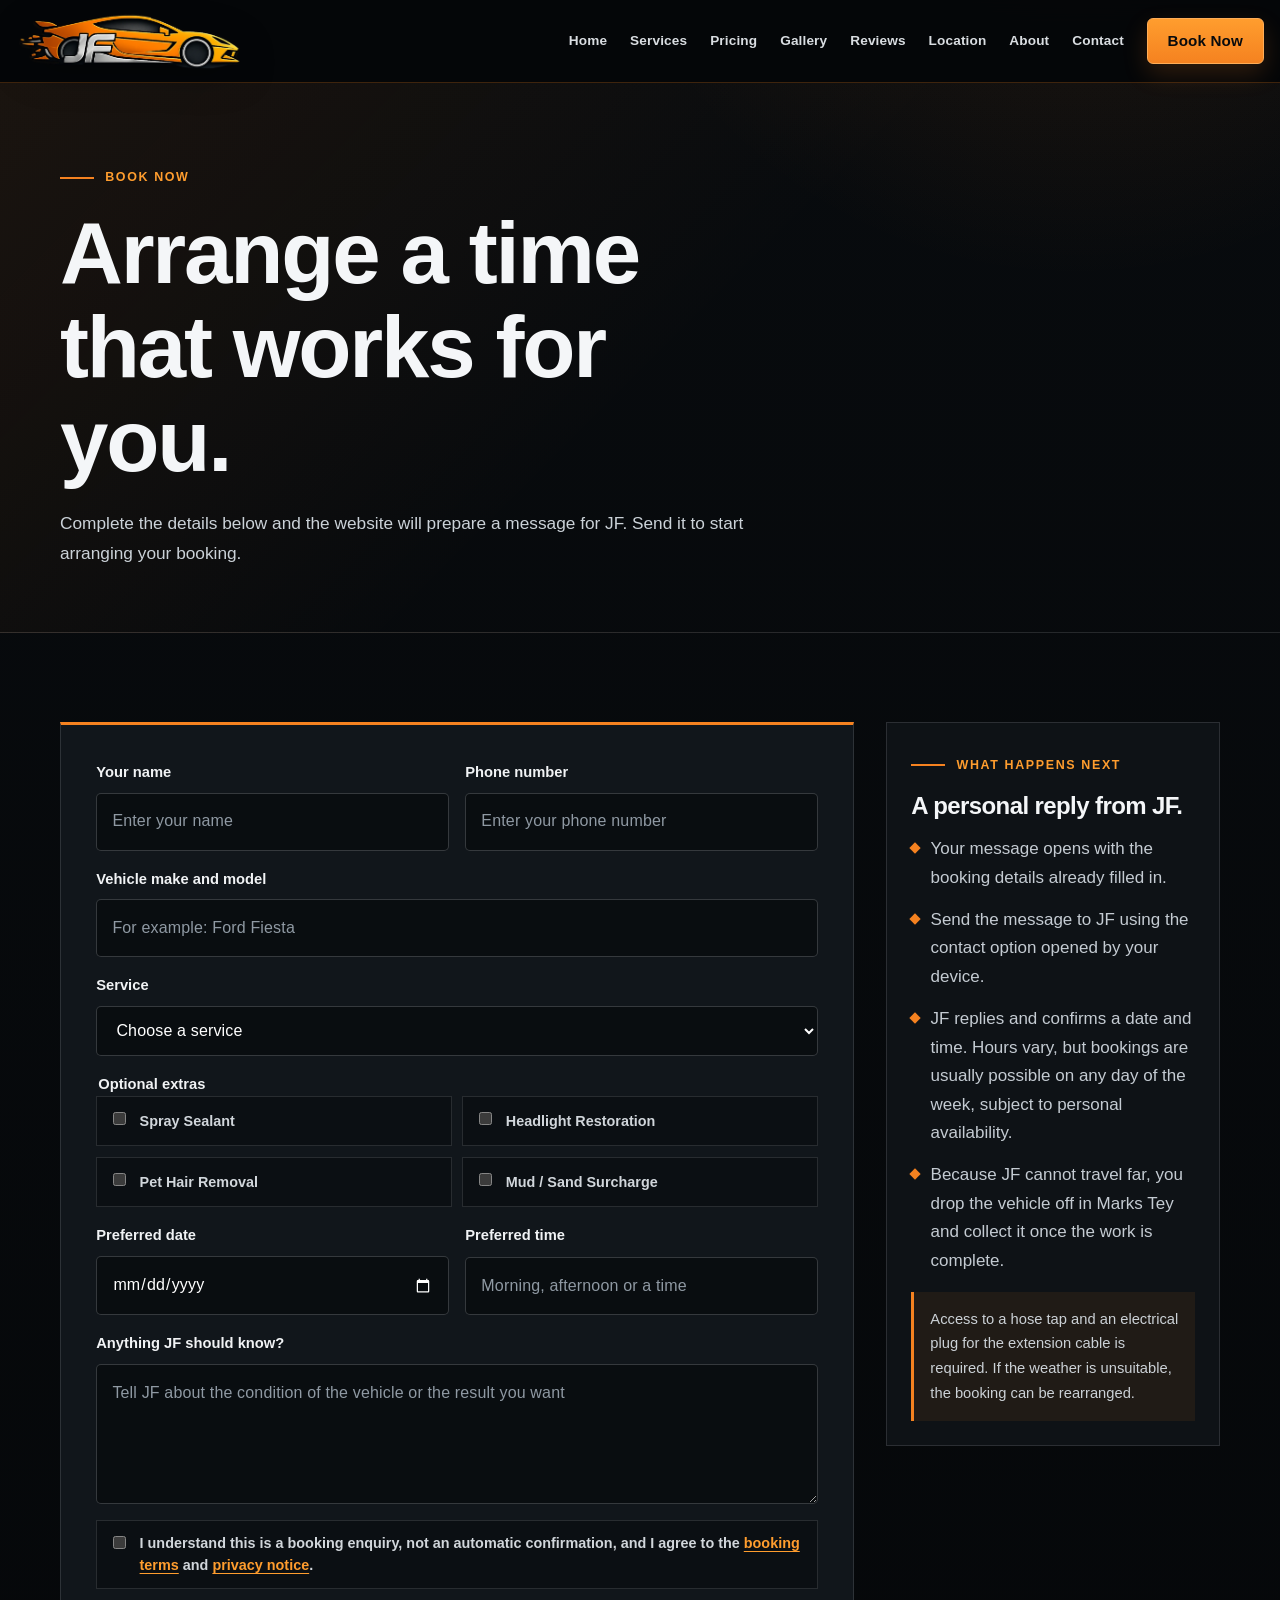
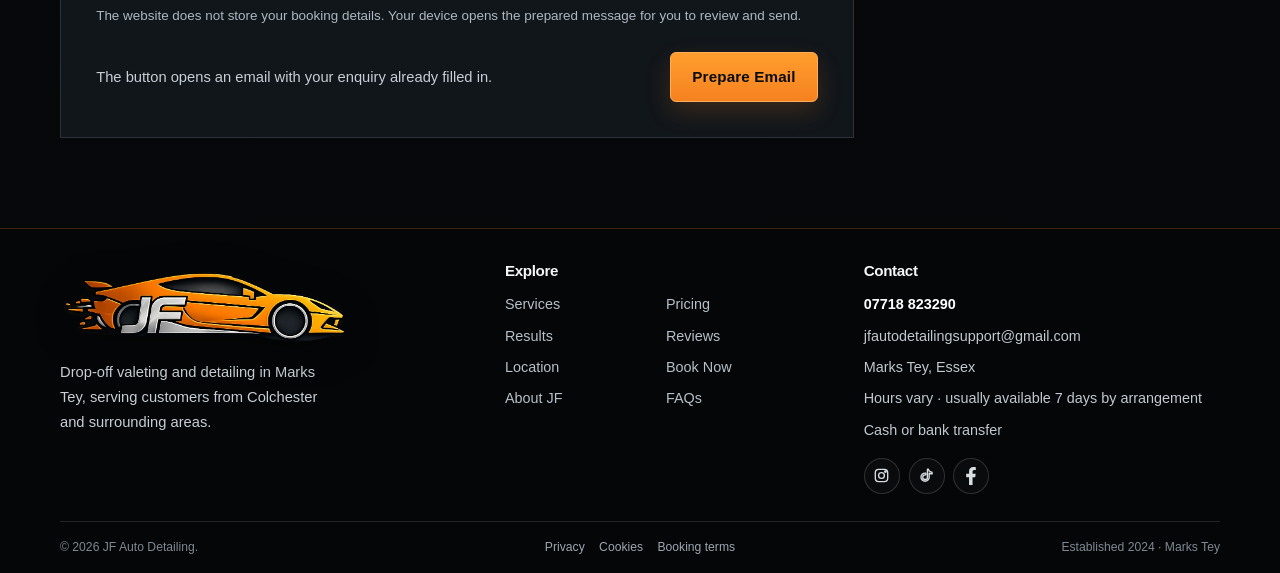
<file: booking.html>
<!DOCTYPE html>
<html lang="en">
<head>
<meta charset="utf-8">
<meta name="viewport" content="width=device-width,initial-scale=1.0">
<meta name="description" content="Request a JF Auto Detailing booking in Marks Tey by preparing a message with your vehicle and preferred service.">
<meta name="theme-color" content="#050709">
<title>Book Now | JF Auto Detailing</title>
<link rel="canonical" href="https://jfautodetailing.co.uk/booking.html">
<link rel="icon" href="assets/images/favicon-jf.ico?v=11" sizes="any">
<link rel="icon" href="assets/images/favicon-jf-32.png?v=11" sizes="32x32" type="image/png">
<link rel="apple-touch-icon" href="assets/images/favicon-jf-180.png?v=11" sizes="180x180">

<script>document.documentElement.classList.add('js');</script>
<link rel="stylesheet" href="assets/css/style.css?v=17">
<script defer src="assets/js/site-config.js?v=12"></script>
<script defer src="assets/js/script.js?v=13"></script>
</head><body>
<a class="skip-link" href="#main-content">Skip to main content</a>
<header class="site-header">
  <div class="container nav-wrap">
    <a class="logo" href="index.html" aria-label="JF Auto Detailing homepage">
      <img class="logo-img" src="assets/images/jf-mark-transparent.webp" width="974" height="249" alt="JF Auto Detailing">
    </a>
    <button class="menu-toggle" type="button" aria-label="Open navigation" aria-expanded="false" aria-controls="main-navigation"><span></span></button>
    <nav aria-label="Main navigation">
      <ul class="nav-links" id="main-navigation"><li><a href="index.html">Home</a></li><li><a href="services.html">Services</a></li><li><a href="pricing.html">Pricing</a></li><li><a href="gallery.html">Gallery</a></li><li><a href="reviews.html">Reviews</a></li><li><a href="areas.html">Location</a></li><li><a href="about.html">About</a></li><li><a href="contact.html">Contact</a></li><li class="nav-socials"><a class="social-icon" data-social="instagram" href="#" aria-label="Instagram"><svg aria-hidden="true" viewBox="0 0 24 24"><rect x="3.25" y="3.25" width="17.5" height="17.5" rx="4.75"></rect><circle cx="12" cy="12" r="4.1"></circle><circle cx="17.55" cy="6.45" r="1.05"></circle></svg><span class="sr-only">Instagram</span></a><a class="social-icon" data-social="tiktok" href="#" aria-label="TikTok"><svg aria-hidden="true" viewBox="0 0 24 24"><path d="M14.7 3.2c.34 1.9 1.37 3.09 3.27 3.77.63.22 1.28.33 1.93.34v2.48a8.17 8.17 0 0 1-4.1-1.08v5.62a5.8 5.8 0 1 1-5.8-5.79c.33 0 .65.03.96.08v2.53a3.28 3.28 0 0 0-.96-.14 3.31 3.31 0 1 0 3.31 3.32V3.2h1.39Z"></path></svg><span class="sr-only">TikTok</span></a><a class="social-icon" data-social="facebook" href="#" aria-label="Facebook"><svg aria-hidden="true" viewBox="0 0 320 512"><path d="M279.14 288l14.22-92.66h-88.91v-60.13c0-25.35 12.42-50.06 52.24-50.06H297V6.26S260.43 0 225.36 0c-73.22 0-121.08 44.38-121.08 124.72v70.62H22.89V288h81.39v224h100.17V288z"></path></svg><span class="sr-only">Facebook</span></a></li><li class="nav-cta"><a class="btn btn-primary" href="booking.html">Book Now</a></li></ul>
    </nav>
  </div>
</header><main id="main-content">
<section class="page-hero"><div class="container"><span class="eyebrow">Book Now</span><h1>Arrange a time that works for you.</h1><p>Complete the details below and the website will prepare a message for JF. Send it to start arranging your booking.</p></div></section>
<section class="section"><div class="container form-shell">
  <form class="form-card reveal" data-booking-form>
    <div class="form-grid">
      <div class="form-group"><label for="name">Your name</label><input id="name" name="name" autocomplete="name" required placeholder="Enter your name"></div>
      <div class="form-group"><label for="phone">Phone number</label><input id="phone" name="phone" type="tel" autocomplete="tel" required placeholder="Enter your phone number"></div>
      <div class="form-group full"><label for="vehicle">Vehicle make and model</label><input id="vehicle" name="vehicle" required placeholder="For example: Ford Fiesta"></div>
      <div class="form-group full"><label for="service">Service</label><select id="service" name="service" required>
        <option value="">Choose a service</option>
        <option>Exterior Valet</option><option>Interior Valet</option><option>Full Valet</option><option>Deep Interior Clean</option><option>Seat Extraction</option><option>Floor Mat Extraction</option><option>Engine Bay Detail</option><option>Clay Bar Decontamination</option><option>Machine Polishing</option><option>Ceramic Coating (2 year)</option>
      </select></div>
      <fieldset class="form-group full"><legend>Optional extras</legend><div class="checkbox-grid">
        <label class="check"><input type="checkbox" name="extras" value="Spray Sealant">Spray Sealant</label>
        <label class="check"><input type="checkbox" name="extras" value="Headlight Restoration">Headlight Restoration</label>
        <label class="check"><input type="checkbox" name="extras" value="Pet Hair Removal">Pet Hair Removal</label>
        <label class="check"><input type="checkbox" name="extras" value="Excessive Mud / Sand Surcharge">Mud / Sand Surcharge</label>
      </div></fieldset>
      <div class="form-group"><label for="date">Preferred date</label><input id="date" name="date" type="date" required></div>
      <div class="form-group"><label for="time">Preferred time</label><input id="time" name="time" type="text" required placeholder="Morning, afternoon or a time"></div>
      <div class="form-group full"><label for="notes">Anything JF should know?</label><textarea id="notes" name="notes" placeholder="Tell JF about the condition of the vehicle or the result you want"></textarea></div>
      <div class="form-group full"><label class="check legal-check"><input type="checkbox" name="terms" required><span>I understand this is a booking enquiry, not an automatic confirmation, and I agree to the <a href="terms.html">booking terms</a> and <a href="privacy.html">privacy notice</a>.</span></label></div>
    </div>
    <div class="deposit-alert"><strong>50% deposit required.</strong> Machine polishing and ceramic coating require a 50% deposit.</div>
    <p class="form-privacy">The website does not store your booking details. Your device opens the prepared message for you to review and send.</p><div class="form-actions"><p class="small" data-message-help>The button prepares a text message for you to send.</p><button class="btn btn-primary" type="submit" data-message-submit>Prepare Text Message</button></div>
  </form>
  <aside class="side-panel reveal"><span class="section-kicker">What happens next</span><h3>A personal reply from JF.</h3><ul>
    <li>Your message opens with the booking details already filled in.</li>
    <li>Send the message to JF using the contact option opened by your device.</li>
    <li>JF replies and confirms a date and time. Hours vary, but bookings are usually possible on any day of the week, subject to personal availability.</li>
    <li>Because JF cannot travel far, you drop the vehicle off in Marks Tey and collect it once the work is complete.</li>
  </ul><div class="form-note">Access to a hose tap and an electrical plug for the extension cable is required. If the weather is unsuitable, the booking can be rearranged.</div></aside>
</div></section>
</main><div class="mobile-actions" aria-label="Quick contact actions">
  <a class="btn btn-secondary" data-phone-link href="tel:+447718823290">Call</a>
  <a class="btn btn-primary" data-sms-link data-mobile-label="Text JF" data-desktop-label="Email JF" href="sms:+447718823290">Text JF</a>
</div>
<footer class="site-footer">
  <div class="container">
    <div class="footer-grid">
      <div class="footer-brand">
        <a class="logo footer-logo" href="index.html" aria-label="JF Auto Detailing homepage">
          <img class="logo-img" src="assets/images/jf-mark-transparent.webp" width="974" height="249" alt="JF Auto Detailing" loading="lazy">
        </a>
        <p data-config-text="footerDescription">Drop-off valeting and detailing in Marks Tey.</p>
      </div>
      <div>
        <h4>Explore</h4>
        <ul class="footer-links">
          <li><a href="services.html">Services</a></li>
          <li><a href="pricing.html">Pricing</a></li>
          <li><a href="gallery.html">Results</a></li>
          <li><a href="reviews.html">Reviews</a></li>
          <li><a href="areas.html">Location</a></li>
          <li><a href="booking.html">Book Now</a></li>
          <li><a href="about.html">About JF</a></li>
          <li><a href="faq.html">FAQs</a></li>
        </ul>
      </div>
      <div>
        <h4>Contact</h4>
        <div class="footer-contact">
          <a data-phone-link href="tel:+447718823290">07718 823290</a>
          <a data-email-link href="mailto:jfautodetailingsupport@gmail.com">jfautodetailingsupport@gmail.com</a>
          <a href="areas.html">Marks Tey, Essex</a>
          <span data-config-text="hoursShort">Hours vary · usually available 7 days by arrangement</span>
          <span>Cash or bank transfer</span>
        </div>
        <div class="social-row"><a class="social-icon" data-social="instagram" href="#" aria-label="Instagram"><svg aria-hidden="true" viewBox="0 0 24 24"><rect x="3.25" y="3.25" width="17.5" height="17.5" rx="4.75"></rect><circle cx="12" cy="12" r="4.1"></circle><circle cx="17.55" cy="6.45" r="1.05"></circle></svg><span class="sr-only">Instagram</span></a><a class="social-icon" data-social="tiktok" href="#" aria-label="TikTok"><svg aria-hidden="true" viewBox="0 0 24 24"><path d="M14.7 3.2c.34 1.9 1.37 3.09 3.27 3.77.63.22 1.28.33 1.93.34v2.48a8.17 8.17 0 0 1-4.1-1.08v5.62a5.8 5.8 0 1 1-5.8-5.79c.33 0 .65.03.96.08v2.53a3.28 3.28 0 0 0-.96-.14 3.31 3.31 0 1 0 3.31 3.32V3.2h1.39Z"></path></svg><span class="sr-only">TikTok</span></a><a class="social-icon" data-social="facebook" href="#" aria-label="Facebook"><svg aria-hidden="true" viewBox="0 0 320 512"><path d="M279.14 288l14.22-92.66h-88.91v-60.13c0-25.35 12.42-50.06 52.24-50.06H297V6.26S260.43 0 225.36 0c-73.22 0-121.08 44.38-121.08 124.72v70.62H22.89V288h81.39v224h100.17V288z"></path></svg><span class="sr-only">Facebook</span></a></div>
      </div>
    </div>
    <div class="footer-bottom">
      <span>© <span data-year></span> JF Auto Detailing.</span>
      <nav class="footer-legal" aria-label="Legal information">
        <a href="privacy.html">Privacy</a>
        <a href="cookies.html">Cookies</a>
        <a href="terms.html">Booking terms</a>
      </nav>
      <span>Established 2024 · Marks Tey</span>
    </div>
  </div>
</footer>
</body>
</html>
</file>
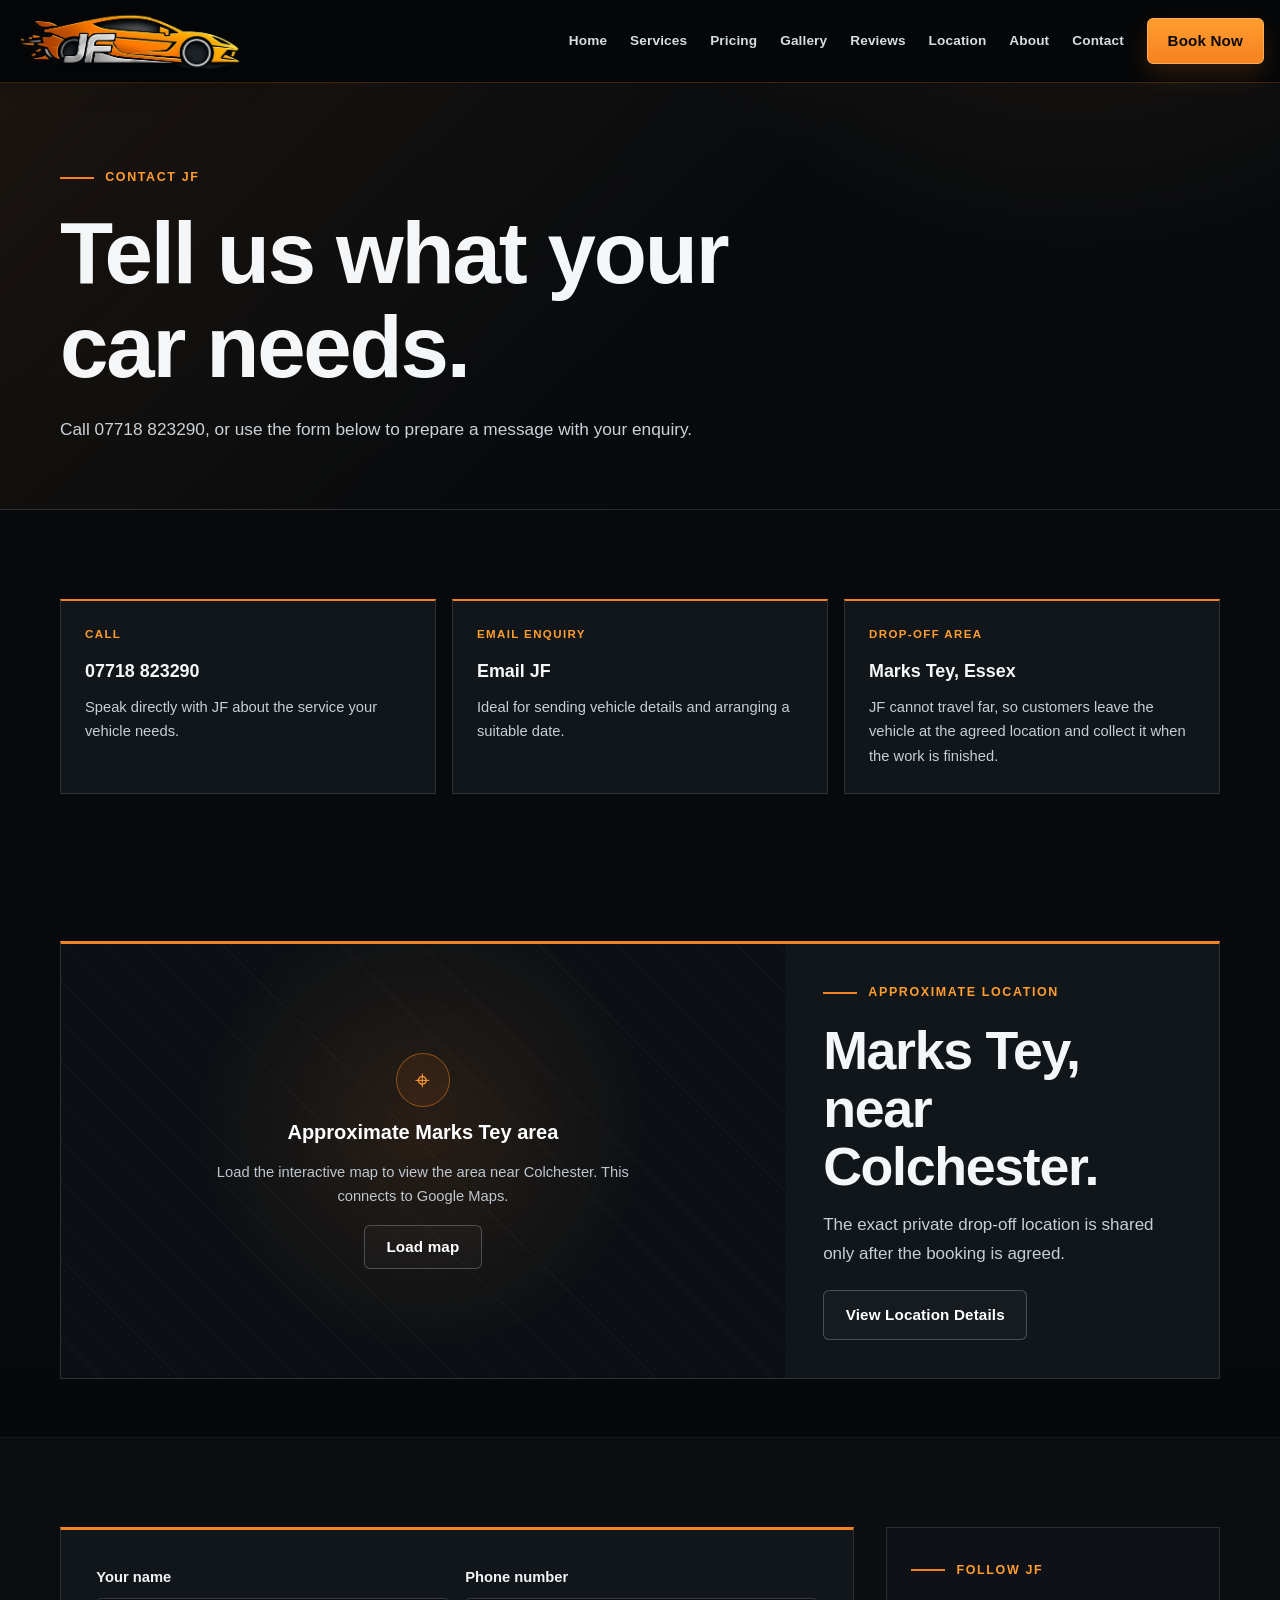
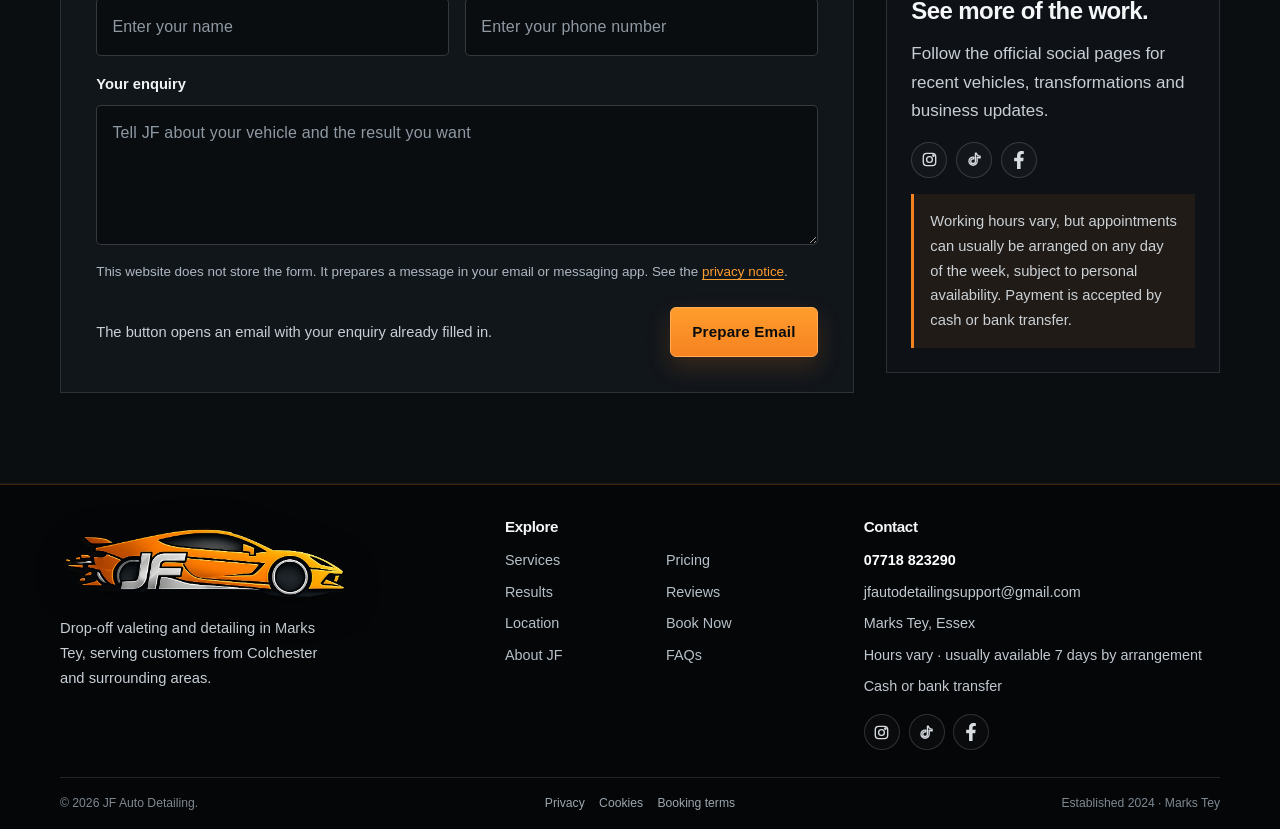
<file: contact.html>
<!DOCTYPE html>
<html lang="en">
<head>
<meta charset="utf-8">
<meta name="viewport" content="width=device-width,initial-scale=1.0">
<meta name="description" content="Contact JF Auto Detailing on 07718 823290 or send an enquiry to arrange a service in Marks Tey.">
<meta name="theme-color" content="#050709">
<title>Contact | JF Auto Detailing</title>
<link rel="canonical" href="https://jfautodetailing.co.uk/contact.html">
<link rel="icon" href="assets/images/favicon-jf.ico?v=11" sizes="any">
<link rel="icon" href="assets/images/favicon-jf-32.png?v=11" sizes="32x32" type="image/png">
<link rel="apple-touch-icon" href="assets/images/favicon-jf-180.png?v=11" sizes="180x180">

<script>document.documentElement.classList.add('js');</script>
<link rel="stylesheet" href="assets/css/style.css?v=17">
<script defer src="assets/js/site-config.js?v=12"></script>
<script defer src="assets/js/script.js?v=13"></script>
</head><body>
<a class="skip-link" href="#main-content">Skip to main content</a>
<header class="site-header">
  <div class="container nav-wrap">
    <a class="logo" href="index.html" aria-label="JF Auto Detailing homepage">
      <img class="logo-img" src="assets/images/jf-mark-transparent.webp" width="974" height="249" alt="JF Auto Detailing">
    </a>
    <button class="menu-toggle" type="button" aria-label="Open navigation" aria-expanded="false" aria-controls="main-navigation"><span></span></button>
    <nav aria-label="Main navigation">
      <ul class="nav-links" id="main-navigation"><li><a href="index.html">Home</a></li><li><a href="services.html">Services</a></li><li><a href="pricing.html">Pricing</a></li><li><a href="gallery.html">Gallery</a></li><li><a href="reviews.html">Reviews</a></li><li><a href="areas.html">Location</a></li><li><a href="about.html">About</a></li><li><a href="contact.html" class="active" aria-current="page">Contact</a></li><li class="nav-socials"><a class="social-icon" data-social="instagram" href="#" aria-label="Instagram"><svg aria-hidden="true" viewBox="0 0 24 24"><rect x="3.25" y="3.25" width="17.5" height="17.5" rx="4.75"></rect><circle cx="12" cy="12" r="4.1"></circle><circle cx="17.55" cy="6.45" r="1.05"></circle></svg><span class="sr-only">Instagram</span></a><a class="social-icon" data-social="tiktok" href="#" aria-label="TikTok"><svg aria-hidden="true" viewBox="0 0 24 24"><path d="M14.7 3.2c.34 1.9 1.37 3.09 3.27 3.77.63.22 1.28.33 1.93.34v2.48a8.17 8.17 0 0 1-4.1-1.08v5.62a5.8 5.8 0 1 1-5.8-5.79c.33 0 .65.03.96.08v2.53a3.28 3.28 0 0 0-.96-.14 3.31 3.31 0 1 0 3.31 3.32V3.2h1.39Z"></path></svg><span class="sr-only">TikTok</span></a><a class="social-icon" data-social="facebook" href="#" aria-label="Facebook"><svg aria-hidden="true" viewBox="0 0 320 512"><path d="M279.14 288l14.22-92.66h-88.91v-60.13c0-25.35 12.42-50.06 52.24-50.06H297V6.26S260.43 0 225.36 0c-73.22 0-121.08 44.38-121.08 124.72v70.62H22.89V288h81.39v224h100.17V288z"></path></svg><span class="sr-only">Facebook</span></a></li><li class="nav-cta"><a class="btn btn-primary" href="booking.html">Book Now</a></li></ul>
    </nav>
  </div>
</header><main id="main-content">
<section class="page-hero"><div class="container"><span class="eyebrow">Contact JF</span><h1>Tell us what your car needs.</h1><p>Call 07718 823290, or use the form below to prepare a message with your enquiry.</p></div></section>
<section class="section"><div class="container">
  <div class="contact-grid reveal">
    <article class="contact-card"><span>Call</span><a data-phone-link href="tel:+447718823290">07718 823290</a><p>Speak directly with JF about the service your vehicle needs.</p></article>
    <article class="contact-card"><span data-message-method-label>Text message</span><a data-sms-link data-mobile-label="Send JF a text" data-desktop-label="Email JF" href="sms:+447718823290">Send JF a text</a><p>Ideal for sending vehicle details and arranging a suitable date.</p></article>
    <article class="contact-card"><span>Drop-off area</span><a href="areas.html">Marks Tey, Essex</a><p>JF cannot travel far, so customers leave the vehicle at the agreed location and collect it when the work is finished.</p></article>
  </div>
</div></section>

<section class="section-tight contact-location-preview"><div class="container">
  <div class="location-preview reveal">
    <div class="map-consent map-consent-compact" data-map-embed data-map-src="https://www.google.com/maps?q=Marks%20Tey%2C%20Colchester%2C%20Essex&amp;z=12&amp;output=embed">
      <div class="map-consent-inner">
        <span class="map-pin" aria-hidden="true">⌖</span>
        <strong>Approximate Marks Tey area</strong>
        <p>Load the interactive map to view the area near Colchester. This connects to Google Maps.</p>
        <button class="btn btn-secondary" type="button" data-load-map>Load map</button>
      </div>
    </div>
    <div class="location-preview-copy"><span class="section-kicker">Approximate location</span><h2>Marks Tey, near Colchester.</h2><p>The exact private drop-off location is shared only after the booking is agreed.</p><a class="btn btn-secondary" href="areas.html">View Location Details</a></div>
  </div>
</div></section>
<section class="section section-dark"><div class="container form-shell">
  <form class="form-card reveal" data-contact-form>
    <div class="form-grid">
      <div class="form-group"><label for="contact-name">Your name</label><input id="contact-name" name="name" autocomplete="name" required placeholder="Enter your name"></div>
      <div class="form-group"><label for="contact-phone">Phone number</label><input id="contact-phone" name="phone" type="tel" autocomplete="tel" required placeholder="Enter your phone number"></div>
      <div class="form-group full"><label for="contact-message">Your enquiry</label><textarea id="contact-message" name="message" required placeholder="Tell JF about your vehicle and the result you want"></textarea></div>
    </div>
    <p class="form-privacy">This website does not store the form. It prepares a message in your email or messaging app. See the <a href="privacy.html">privacy notice</a>.</p><div class="form-actions"><p class="small" data-message-help>The button prepares a text message for you to send.</p><button class="btn btn-primary" type="submit" data-message-submit>Prepare Text Message</button></div>
  </form>
  <aside class="side-panel reveal"><span class="section-kicker">Follow JF</span><h3>See more of the work.</h3><p>Follow the official social pages for recent vehicles, transformations and business updates.</p><div class="social-row"><a class="social-icon" data-social="instagram" href="#" aria-label="Instagram"><svg aria-hidden="true" viewBox="0 0 24 24"><rect x="3.25" y="3.25" width="17.5" height="17.5" rx="4.75"></rect><circle cx="12" cy="12" r="4.1"></circle><circle cx="17.55" cy="6.45" r="1.05"></circle></svg><span class="sr-only">Instagram</span></a><a class="social-icon" data-social="tiktok" href="#" aria-label="TikTok"><svg aria-hidden="true" viewBox="0 0 24 24"><path d="M14.7 3.2c.34 1.9 1.37 3.09 3.27 3.77.63.22 1.28.33 1.93.34v2.48a8.17 8.17 0 0 1-4.1-1.08v5.62a5.8 5.8 0 1 1-5.8-5.79c.33 0 .65.03.96.08v2.53a3.28 3.28 0 0 0-.96-.14 3.31 3.31 0 1 0 3.31 3.32V3.2h1.39Z"></path></svg><span class="sr-only">TikTok</span></a><a class="social-icon" data-social="facebook" href="#" aria-label="Facebook"><svg aria-hidden="true" viewBox="0 0 320 512"><path d="M279.14 288l14.22-92.66h-88.91v-60.13c0-25.35 12.42-50.06 52.24-50.06H297V6.26S260.43 0 225.36 0c-73.22 0-121.08 44.38-121.08 124.72v70.62H22.89V288h81.39v224h100.17V288z"></path></svg><span class="sr-only">Facebook</span></a></div><div class="form-note"><span data-config-text="hoursLong">Working hours vary, but appointments can usually be arranged on any day of the week, subject to personal availability.</span> Payment is accepted by cash or bank transfer.</div></aside>
</div></section>
</main><div class="mobile-actions" aria-label="Quick contact actions">
  <a class="btn btn-secondary" data-phone-link href="tel:+447718823290">Call</a>
  <a class="btn btn-primary" data-sms-link data-mobile-label="Text JF" data-desktop-label="Email JF" href="sms:+447718823290">Text JF</a>
</div>
<footer class="site-footer">
  <div class="container">
    <div class="footer-grid">
      <div class="footer-brand">
        <a class="logo footer-logo" href="index.html" aria-label="JF Auto Detailing homepage">
          <img class="logo-img" src="assets/images/jf-mark-transparent.webp" width="974" height="249" alt="JF Auto Detailing" loading="lazy">
        </a>
        <p data-config-text="footerDescription">Drop-off valeting and detailing in Marks Tey.</p>
      </div>
      <div>
        <h4>Explore</h4>
        <ul class="footer-links">
          <li><a href="services.html">Services</a></li>
          <li><a href="pricing.html">Pricing</a></li>
          <li><a href="gallery.html">Results</a></li>
          <li><a href="reviews.html">Reviews</a></li>
          <li><a href="areas.html">Location</a></li>
          <li><a href="booking.html">Book Now</a></li>
          <li><a href="about.html">About JF</a></li>
          <li><a href="faq.html">FAQs</a></li>
        </ul>
      </div>
      <div>
        <h4>Contact</h4>
        <div class="footer-contact">
          <a data-phone-link href="tel:+447718823290">07718 823290</a>
          <a data-email-link href="mailto:jfautodetailingsupport@gmail.com">jfautodetailingsupport@gmail.com</a>
          <a href="areas.html">Marks Tey, Essex</a>
          <span data-config-text="hoursShort">Hours vary · usually available 7 days by arrangement</span>
          <span>Cash or bank transfer</span>
        </div>
        <div class="social-row"><a class="social-icon" data-social="instagram" href="#" aria-label="Instagram"><svg aria-hidden="true" viewBox="0 0 24 24"><rect x="3.25" y="3.25" width="17.5" height="17.5" rx="4.75"></rect><circle cx="12" cy="12" r="4.1"></circle><circle cx="17.55" cy="6.45" r="1.05"></circle></svg><span class="sr-only">Instagram</span></a><a class="social-icon" data-social="tiktok" href="#" aria-label="TikTok"><svg aria-hidden="true" viewBox="0 0 24 24"><path d="M14.7 3.2c.34 1.9 1.37 3.09 3.27 3.77.63.22 1.28.33 1.93.34v2.48a8.17 8.17 0 0 1-4.1-1.08v5.62a5.8 5.8 0 1 1-5.8-5.79c.33 0 .65.03.96.08v2.53a3.28 3.28 0 0 0-.96-.14 3.31 3.31 0 1 0 3.31 3.32V3.2h1.39Z"></path></svg><span class="sr-only">TikTok</span></a><a class="social-icon" data-social="facebook" href="#" aria-label="Facebook"><svg aria-hidden="true" viewBox="0 0 320 512"><path d="M279.14 288l14.22-92.66h-88.91v-60.13c0-25.35 12.42-50.06 52.24-50.06H297V6.26S260.43 0 225.36 0c-73.22 0-121.08 44.38-121.08 124.72v70.62H22.89V288h81.39v224h100.17V288z"></path></svg><span class="sr-only">Facebook</span></a></div>
      </div>
    </div>
    <div class="footer-bottom">
      <span>© <span data-year></span> JF Auto Detailing.</span>
      <nav class="footer-legal" aria-label="Legal information">
        <a href="privacy.html">Privacy</a>
        <a href="cookies.html">Cookies</a>
        <a href="terms.html">Booking terms</a>
      </nav>
      <span>Established 2024 · Marks Tey</span>
    </div>
  </div>
</footer>
</body>
</html>
</file>
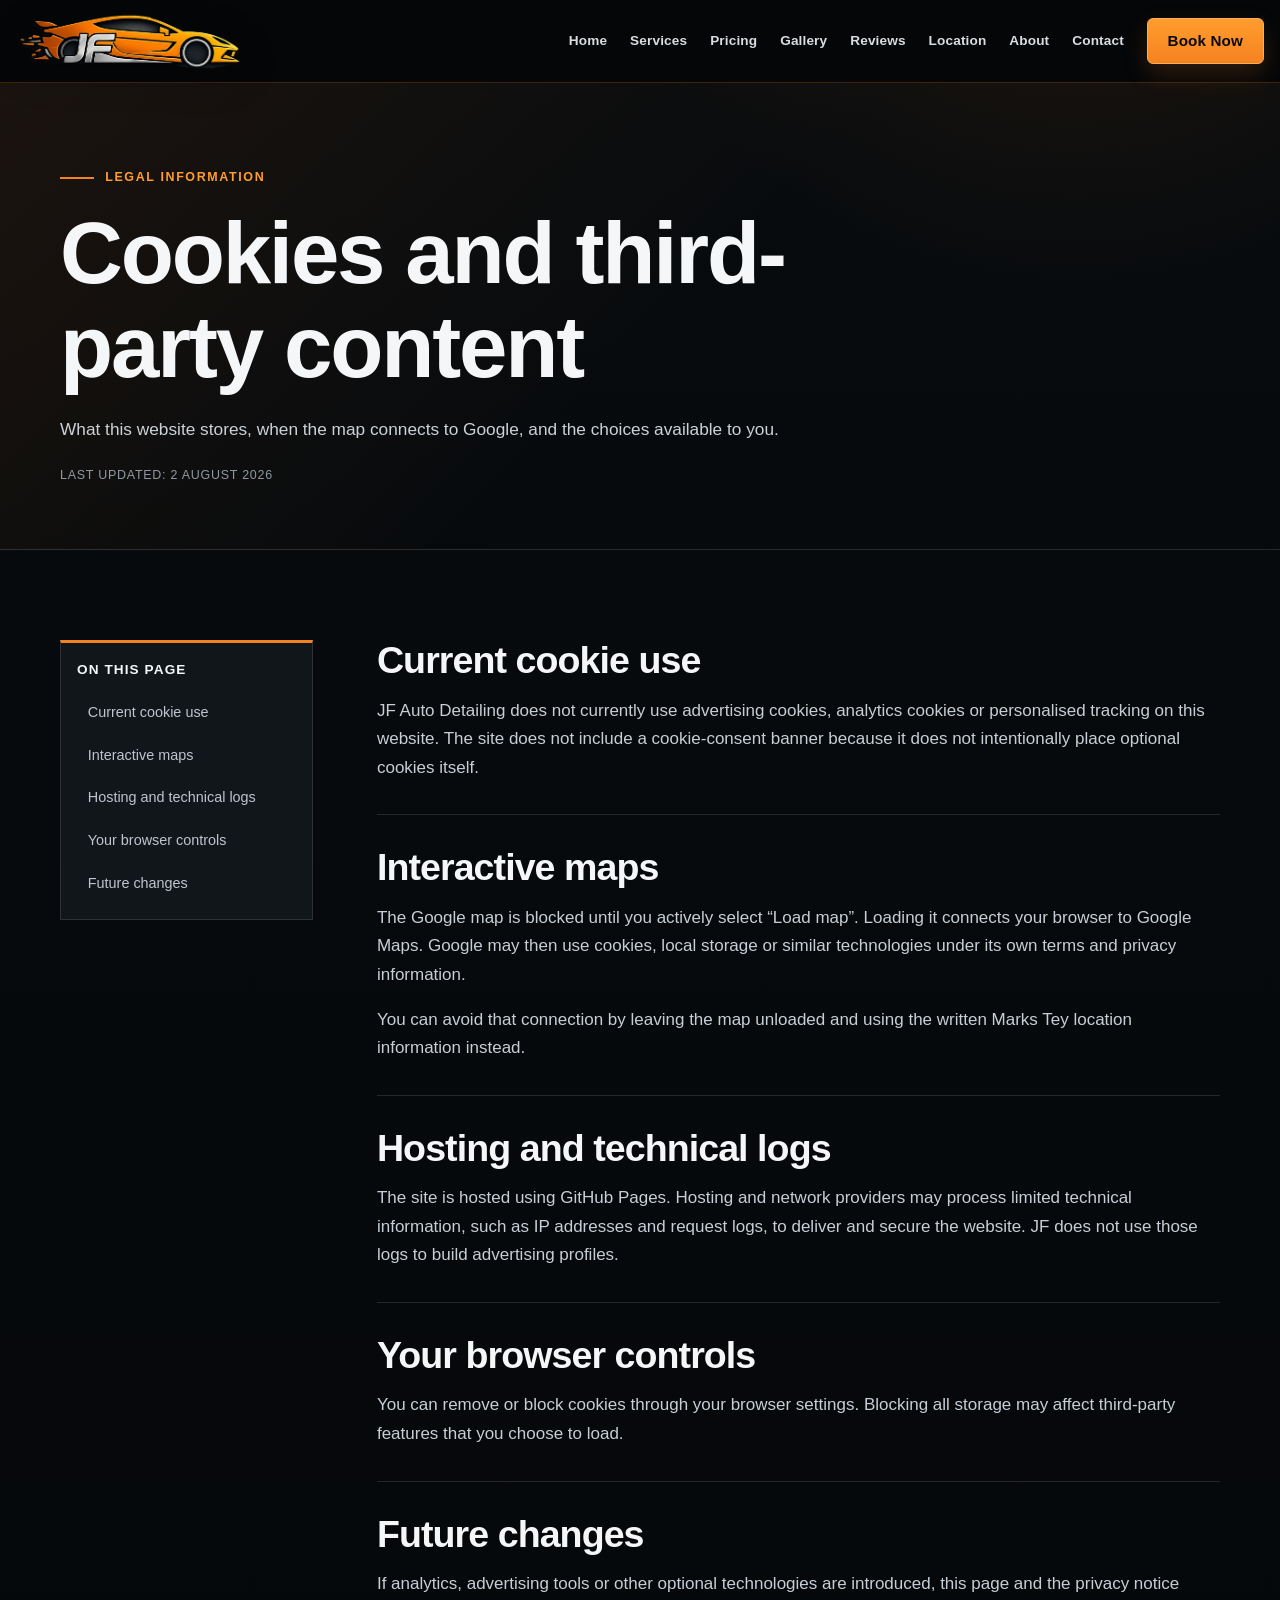
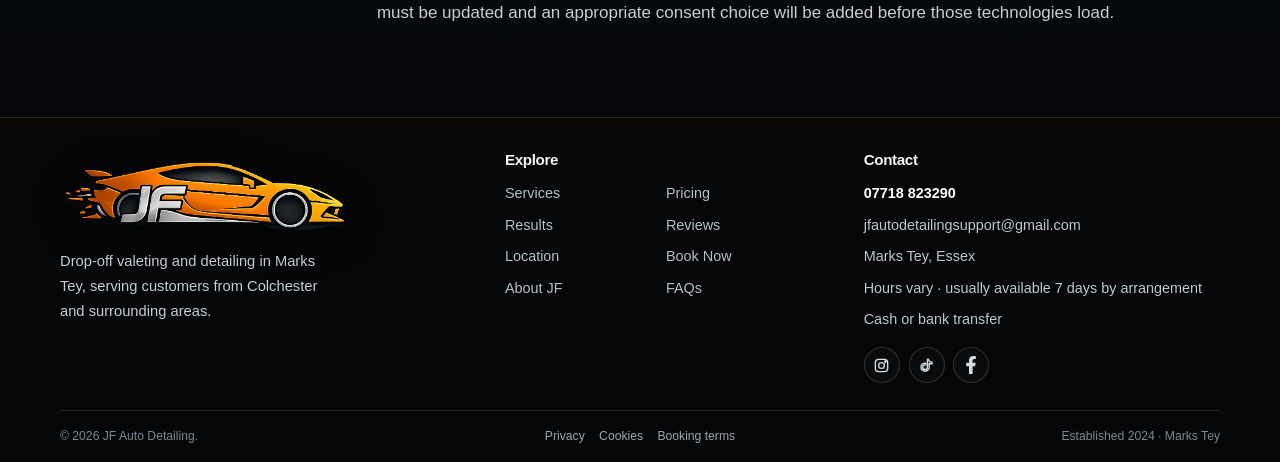
<file: cookies.html>
<!DOCTYPE html>
<html lang="en">
<head>
<meta charset="utf-8">
<meta name="viewport" content="width=device-width,initial-scale=1.0">
<meta name="description" content="Cookie and third-party map information for the JF Auto Detailing website.">
<meta name="theme-color" content="#050709">
<title>Cookie Information | JF Auto Detailing</title>
<link rel="canonical" href="https://jfautodetailing.co.uk/cookies.html">
<link rel="icon" href="assets/images/favicon-jf.ico?v=11" sizes="any">
<link rel="icon" href="assets/images/favicon-jf-32.png?v=11" sizes="32x32" type="image/png">
<link rel="apple-touch-icon" href="assets/images/favicon-jf-180.png?v=11" sizes="180x180">
<script>document.documentElement.classList.add('js');</script>
<link rel="stylesheet" href="assets/css/style.css?v=17">
<script defer src="assets/js/site-config.js?v=12"></script>
<script defer src="assets/js/script.js?v=13"></script>
</head><body>
<a class="skip-link" href="#main-content">Skip to main content</a>
<header class="site-header">
  <div class="container nav-wrap">
    <a class="logo" href="index.html" aria-label="JF Auto Detailing homepage">
      <img class="logo-img" src="assets/images/jf-mark-transparent.webp" width="974" height="249" alt="JF Auto Detailing">
    </a>
    <button class="menu-toggle" type="button" aria-label="Open navigation" aria-expanded="false" aria-controls="main-navigation"><span></span></button>
    <nav aria-label="Main navigation">
      <ul class="nav-links" id="main-navigation"><li><a href="index.html">Home</a></li><li><a href="services.html">Services</a></li><li><a href="pricing.html">Pricing</a></li><li><a href="gallery.html">Gallery</a></li><li><a href="reviews.html">Reviews</a></li><li><a href="areas.html">Location</a></li><li><a href="about.html">About</a></li><li><a href="contact.html">Contact</a></li><li class="nav-socials"><a class="social-icon" data-social="instagram" href="#" aria-label="Instagram"><svg aria-hidden="true" viewBox="0 0 24 24"><rect x="3.25" y="3.25" width="17.5" height="17.5" rx="4.75"></rect><circle cx="12" cy="12" r="4.1"></circle><circle cx="17.55" cy="6.45" r="1.05"></circle></svg><span class="sr-only">Instagram</span></a><a class="social-icon" data-social="tiktok" href="#" aria-label="TikTok"><svg aria-hidden="true" viewBox="0 0 24 24"><path d="M14.7 3.2c.34 1.9 1.37 3.09 3.27 3.77.63.22 1.28.33 1.93.34v2.48a8.17 8.17 0 0 1-4.1-1.08v5.62a5.8 5.8 0 1 1-5.8-5.79c.33 0 .65.03.96.08v2.53a3.28 3.28 0 0 0-.96-.14 3.31 3.31 0 1 0 3.31 3.32V3.2h1.39Z"></path></svg><span class="sr-only">TikTok</span></a><a class="social-icon" data-social="facebook" href="#" aria-label="Facebook"><svg aria-hidden="true" viewBox="0 0 320 512"><path d="M279.14 288l14.22-92.66h-88.91v-60.13c0-25.35 12.42-50.06 52.24-50.06H297V6.26S260.43 0 225.36 0c-73.22 0-121.08 44.38-121.08 124.72v70.62H22.89V288h81.39v224h100.17V288z"></path></svg><span class="sr-only">Facebook</span></a></li><li class="nav-cta"><a class="btn btn-primary" href="booking.html">Book Now</a></li></ul>
    </nav>
  </div>
</header>
<main id="main-content">
<section class="page-hero legal-hero"><div class="container"><span class="eyebrow">Legal information</span><h1>Cookies and third-party content</h1><p>What this website stores, when the map connects to Google, and the choices available to you.</p><span class="legal-updated">Last updated: 2 August 2026</span></div></section>
<section class="section"><div class="container legal-layout">
  <aside class="legal-nav" aria-label="On this page"><strong>On this page</strong><a href="#current-use">Current cookie use</a>
          <a href="#maps">Interactive maps</a>
          <a href="#hosting">Hosting and technical logs</a>
          <a href="#controls">Your browser controls</a>
          <a href="#future">Future changes</a></aside>
  <div class="legal-content"><section class="legal-section" id="current-use"><h2>Current cookie use</h2><p>JF Auto Detailing does not currently use advertising cookies, analytics cookies or personalised tracking on this website. The site does not include a cookie-consent banner because it does not intentionally place optional cookies itself.</p></section>
        <section class="legal-section" id="maps"><h2>Interactive maps</h2><p>The Google map is blocked until you actively select “Load map”. Loading it connects your browser to Google Maps. Google may then use cookies, local storage or similar technologies under its own terms and privacy information.</p><p>You can avoid that connection by leaving the map unloaded and using the written Marks Tey location information instead.</p></section>
        <section class="legal-section" id="hosting"><h2>Hosting and technical logs</h2><p>The site is hosted using GitHub Pages. Hosting and network providers may process limited technical information, such as IP addresses and request logs, to deliver and secure the website. JF does not use those logs to build advertising profiles.</p></section>
        <section class="legal-section" id="controls"><h2>Your browser controls</h2><p>You can remove or block cookies through your browser settings. Blocking all storage may affect third-party features that you choose to load.</p></section>
        <section class="legal-section" id="future"><h2>Future changes</h2><p>If analytics, advertising tools or other optional technologies are introduced, this page and the privacy notice must be updated and an appropriate consent choice will be added before those technologies load.</p></section></div>
</div></section>
</main><div class="mobile-actions" aria-label="Quick contact actions">
  <a class="btn btn-secondary" data-phone-link href="tel:+447718823290">Call</a>
  <a class="btn btn-primary" data-sms-link data-mobile-label="Text JF" data-desktop-label="Email JF" href="sms:+447718823290">Text JF</a>
</div>
<footer class="site-footer">
  <div class="container">
    <div class="footer-grid">
      <div class="footer-brand">
        <a class="logo footer-logo" href="index.html" aria-label="JF Auto Detailing homepage">
          <img class="logo-img" src="assets/images/jf-mark-transparent.webp" width="974" height="249" alt="JF Auto Detailing" loading="lazy">
        </a>
        <p data-config-text="footerDescription">Drop-off valeting and detailing in Marks Tey.</p>
      </div>
      <div>
        <h4>Explore</h4>
        <ul class="footer-links">
          <li><a href="services.html">Services</a></li>
          <li><a href="pricing.html">Pricing</a></li>
          <li><a href="gallery.html">Results</a></li>
          <li><a href="reviews.html">Reviews</a></li>
          <li><a href="areas.html">Location</a></li>
          <li><a href="booking.html">Book Now</a></li>
          <li><a href="about.html">About JF</a></li>
          <li><a href="faq.html">FAQs</a></li>
        </ul>
      </div>
      <div>
        <h4>Contact</h4>
        <div class="footer-contact">
          <a data-phone-link href="tel:+447718823290">07718 823290</a>
          <a data-email-link href="mailto:jfautodetailingsupport@gmail.com">jfautodetailingsupport@gmail.com</a>
          <a href="areas.html">Marks Tey, Essex</a>
          <span data-config-text="hoursShort">Hours vary · usually available 7 days by arrangement</span>
          <span>Cash or bank transfer</span>
        </div>
        <div class="social-row"><a class="social-icon" data-social="instagram" href="#" aria-label="Instagram"><svg aria-hidden="true" viewBox="0 0 24 24"><rect x="3.25" y="3.25" width="17.5" height="17.5" rx="4.75"></rect><circle cx="12" cy="12" r="4.1"></circle><circle cx="17.55" cy="6.45" r="1.05"></circle></svg><span class="sr-only">Instagram</span></a><a class="social-icon" data-social="tiktok" href="#" aria-label="TikTok"><svg aria-hidden="true" viewBox="0 0 24 24"><path d="M14.7 3.2c.34 1.9 1.37 3.09 3.27 3.77.63.22 1.28.33 1.93.34v2.48a8.17 8.17 0 0 1-4.1-1.08v5.62a5.8 5.8 0 1 1-5.8-5.79c.33 0 .65.03.96.08v2.53a3.28 3.28 0 0 0-.96-.14 3.31 3.31 0 1 0 3.31 3.32V3.2h1.39Z"></path></svg><span class="sr-only">TikTok</span></a><a class="social-icon" data-social="facebook" href="#" aria-label="Facebook"><svg aria-hidden="true" viewBox="0 0 320 512"><path d="M279.14 288l14.22-92.66h-88.91v-60.13c0-25.35 12.42-50.06 52.24-50.06H297V6.26S260.43 0 225.36 0c-73.22 0-121.08 44.38-121.08 124.72v70.62H22.89V288h81.39v224h100.17V288z"></path></svg><span class="sr-only">Facebook</span></a></div>
      </div>
    </div>
    <div class="footer-bottom">
      <span>© <span data-year></span> JF Auto Detailing.</span>
      <nav class="footer-legal" aria-label="Legal information">
        <a href="privacy.html">Privacy</a>
        <a href="cookies.html">Cookies</a>
        <a href="terms.html">Booking terms</a>
      </nav>
      <span>Established 2024 · Marks Tey</span>
    </div>
  </div>
</footer>
</body>
</html>
</file>
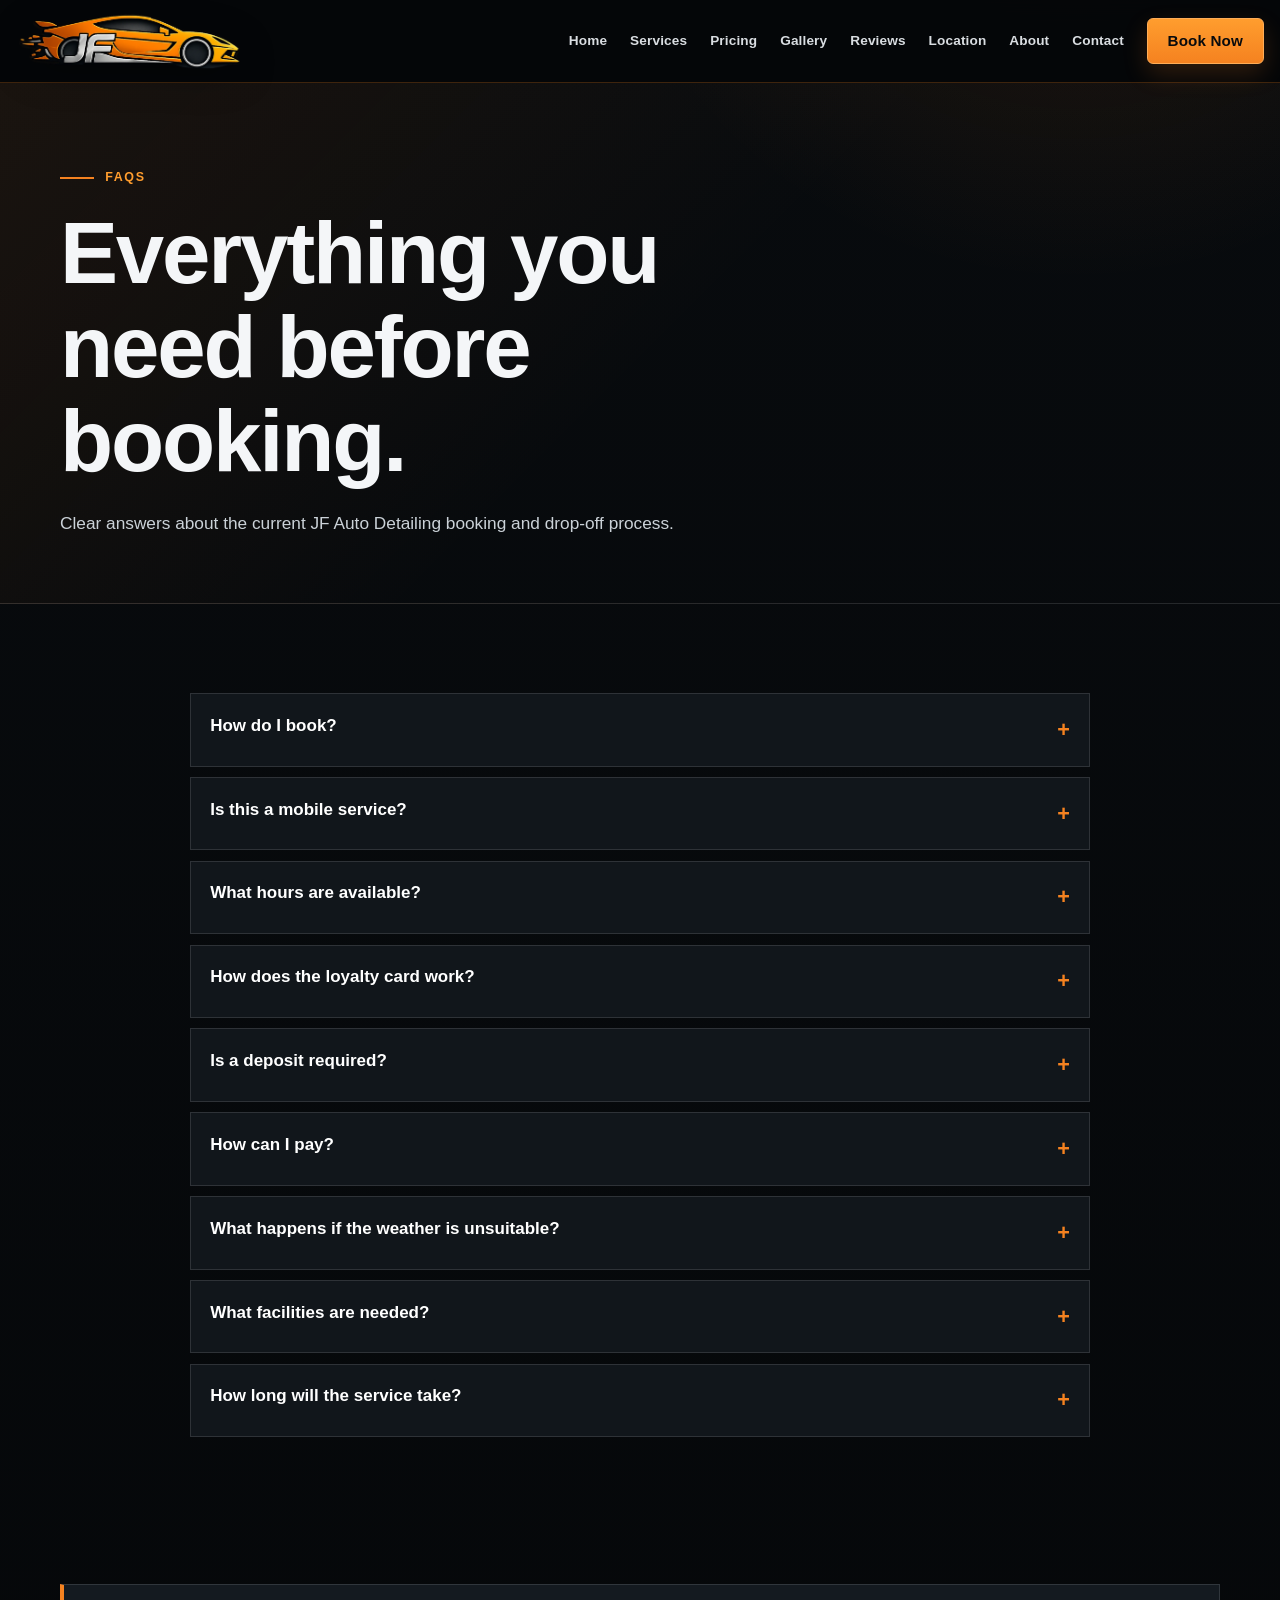
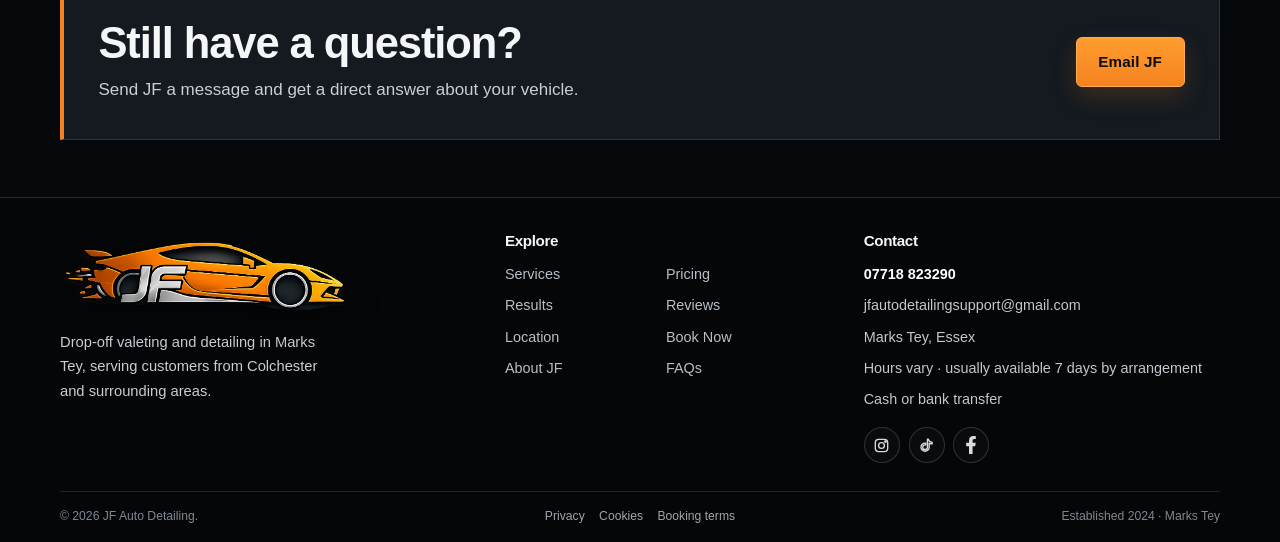
<file: faq.html>
<!DOCTYPE html>
<html lang="en">
<head>
<meta charset="utf-8">
<meta name="viewport" content="width=device-width,initial-scale=1.0">
<meta name="description" content="Frequently asked questions about booking, deposits, payment and drop-off detailing with JF Auto Detailing.">
<meta name="theme-color" content="#050709">
<title>FAQs | JF Auto Detailing</title>
<link rel="canonical" href="https://jfautodetailing.co.uk/faq.html">
<link rel="icon" href="assets/images/favicon-jf.ico?v=11" sizes="any">
<link rel="icon" href="assets/images/favicon-jf-32.png?v=11" sizes="32x32" type="image/png">
<link rel="apple-touch-icon" href="assets/images/favicon-jf-180.png?v=11" sizes="180x180">

<script>document.documentElement.classList.add('js');</script>
<link rel="stylesheet" href="assets/css/style.css?v=17">
<script defer src="assets/js/site-config.js?v=12"></script>
<script defer src="assets/js/script.js?v=13"></script>
</head><body>
<a class="skip-link" href="#main-content">Skip to main content</a>
<header class="site-header">
  <div class="container nav-wrap">
    <a class="logo" href="index.html" aria-label="JF Auto Detailing homepage">
      <img class="logo-img" src="assets/images/jf-mark-transparent.webp" width="974" height="249" alt="JF Auto Detailing">
    </a>
    <button class="menu-toggle" type="button" aria-label="Open navigation" aria-expanded="false" aria-controls="main-navigation"><span></span></button>
    <nav aria-label="Main navigation">
      <ul class="nav-links" id="main-navigation"><li><a href="index.html">Home</a></li><li><a href="services.html">Services</a></li><li><a href="pricing.html">Pricing</a></li><li><a href="gallery.html">Gallery</a></li><li><a href="reviews.html">Reviews</a></li><li><a href="areas.html">Location</a></li><li><a href="about.html">About</a></li><li><a href="contact.html">Contact</a></li><li class="nav-socials"><a class="social-icon" data-social="instagram" href="#" aria-label="Instagram"><svg aria-hidden="true" viewBox="0 0 24 24"><rect x="3.25" y="3.25" width="17.5" height="17.5" rx="4.75"></rect><circle cx="12" cy="12" r="4.1"></circle><circle cx="17.55" cy="6.45" r="1.05"></circle></svg><span class="sr-only">Instagram</span></a><a class="social-icon" data-social="tiktok" href="#" aria-label="TikTok"><svg aria-hidden="true" viewBox="0 0 24 24"><path d="M14.7 3.2c.34 1.9 1.37 3.09 3.27 3.77.63.22 1.28.33 1.93.34v2.48a8.17 8.17 0 0 1-4.1-1.08v5.62a5.8 5.8 0 1 1-5.8-5.79c.33 0 .65.03.96.08v2.53a3.28 3.28 0 0 0-.96-.14 3.31 3.31 0 1 0 3.31 3.32V3.2h1.39Z"></path></svg><span class="sr-only">TikTok</span></a><a class="social-icon" data-social="facebook" href="#" aria-label="Facebook"><svg aria-hidden="true" viewBox="0 0 320 512"><path d="M279.14 288l14.22-92.66h-88.91v-60.13c0-25.35 12.42-50.06 52.24-50.06H297V6.26S260.43 0 225.36 0c-73.22 0-121.08 44.38-121.08 124.72v70.62H22.89V288h81.39v224h100.17V288z"></path></svg><span class="sr-only">Facebook</span></a></li><li class="nav-cta"><a class="btn btn-primary" href="booking.html">Book Now</a></li></ul>
    </nav>
  </div>
</header><main id="main-content">
<section class="page-hero"><div class="container"><span class="eyebrow">FAQs</span><h1>Everything you need before booking.</h1><p>Clear answers about the current JF Auto Detailing booking and drop-off process.</p></div></section>
<section class="section"><div class="container"><div class="faq-list">
  <article class="faq-item"><button class="faq-question" type="button" aria-expanded="false">How do I book?</button><div class="faq-answer"><p>Call, text or use the booking form. JF will reply and agree a suitable date and time directly with you.</p></div></article>
  <article class="faq-item"><button class="faq-question" type="button" aria-expanded="false">Is this a mobile service?</button><div class="faq-answer"><p>No. Because JF cannot travel far, customers drop their vehicle off at the agreed Marks Tey location and collect it once the work is finished.</p></div></article>
  <article class="faq-item"><button class="faq-question" type="button" aria-expanded="false">What hours are available?</button><div class="faq-answer"><p>Working hours vary. Appointments can usually be arranged on any day of the week, but availability may change around personal commitments, so every date and time is confirmed directly.</p></div></article>
  <article class="faq-item"><button class="faq-question" type="button" aria-expanded="false">How does the loyalty card work?</button><div class="faq-answer"><p>The loyalty scheme uses a physical card. Collect a stamp after each completed wash; after five washes, the next Full Valet is half price. Bring the card to each visit.</p></div></article>
  <article class="faq-item"><button class="faq-question" type="button" aria-expanded="false">Is a deposit required?</button><div class="faq-answer"><p>Most services do not require a deposit. Machine polishing and ceramic coating require a 50% deposit.</p></div></article>
  <article class="faq-item"><button class="faq-question" type="button" aria-expanded="false">How can I pay?</button><div class="faq-answer"><p>Payment is accepted by cash or bank transfer.</p></div></article>
  <article class="faq-item"><button class="faq-question" type="button" aria-expanded="false">What happens if the weather is unsuitable?</button><div class="faq-answer"><p>The booking can be rearranged for a more suitable day.</p></div></article>
  <article class="faq-item"><button class="faq-question" type="button" aria-expanded="false">What facilities are needed?</button><div class="faq-answer"><p>Access to a hose tap and an electrical plug for the extension cable is required.</p></div></article>
  <article class="faq-item"><button class="faq-question" type="button" aria-expanded="false">How long will the service take?</button><div class="faq-answer"><p>The time depends on the service and the condition of the vehicle. JF will discuss this when arranging the booking.</p></div></article>
</div></div></section>
<section class="section-tight"><div class="container"><div class="cta-band reveal"><div><h2>Still have a question?</h2><p>Send JF a message and get a direct answer about your vehicle.</p></div><a class="btn btn-primary" data-sms-link data-mobile-label="Text JF" data-desktop-label="Email JF" href="sms:+447718823290">Text JF</a></div></div></section>
</main><div class="mobile-actions" aria-label="Quick contact actions">
  <a class="btn btn-secondary" data-phone-link href="tel:+447718823290">Call</a>
  <a class="btn btn-primary" data-sms-link data-mobile-label="Text JF" data-desktop-label="Email JF" href="sms:+447718823290">Text JF</a>
</div>
<footer class="site-footer">
  <div class="container">
    <div class="footer-grid">
      <div class="footer-brand">
        <a class="logo footer-logo" href="index.html" aria-label="JF Auto Detailing homepage">
          <img class="logo-img" src="assets/images/jf-mark-transparent.webp" width="974" height="249" alt="JF Auto Detailing" loading="lazy">
        </a>
        <p data-config-text="footerDescription">Drop-off valeting and detailing in Marks Tey.</p>
      </div>
      <div>
        <h4>Explore</h4>
        <ul class="footer-links">
          <li><a href="services.html">Services</a></li>
          <li><a href="pricing.html">Pricing</a></li>
          <li><a href="gallery.html">Results</a></li>
          <li><a href="reviews.html">Reviews</a></li>
          <li><a href="areas.html">Location</a></li>
          <li><a href="booking.html">Book Now</a></li>
          <li><a href="about.html">About JF</a></li>
          <li><a href="faq.html">FAQs</a></li>
        </ul>
      </div>
      <div>
        <h4>Contact</h4>
        <div class="footer-contact">
          <a data-phone-link href="tel:+447718823290">07718 823290</a>
          <a data-email-link href="mailto:jfautodetailingsupport@gmail.com">jfautodetailingsupport@gmail.com</a>
          <a href="areas.html">Marks Tey, Essex</a>
          <span data-config-text="hoursShort">Hours vary · usually available 7 days by arrangement</span>
          <span>Cash or bank transfer</span>
        </div>
        <div class="social-row"><a class="social-icon" data-social="instagram" href="#" aria-label="Instagram"><svg aria-hidden="true" viewBox="0 0 24 24"><rect x="3.25" y="3.25" width="17.5" height="17.5" rx="4.75"></rect><circle cx="12" cy="12" r="4.1"></circle><circle cx="17.55" cy="6.45" r="1.05"></circle></svg><span class="sr-only">Instagram</span></a><a class="social-icon" data-social="tiktok" href="#" aria-label="TikTok"><svg aria-hidden="true" viewBox="0 0 24 24"><path d="M14.7 3.2c.34 1.9 1.37 3.09 3.27 3.77.63.22 1.28.33 1.93.34v2.48a8.17 8.17 0 0 1-4.1-1.08v5.62a5.8 5.8 0 1 1-5.8-5.79c.33 0 .65.03.96.08v2.53a3.28 3.28 0 0 0-.96-.14 3.31 3.31 0 1 0 3.31 3.32V3.2h1.39Z"></path></svg><span class="sr-only">TikTok</span></a><a class="social-icon" data-social="facebook" href="#" aria-label="Facebook"><svg aria-hidden="true" viewBox="0 0 320 512"><path d="M279.14 288l14.22-92.66h-88.91v-60.13c0-25.35 12.42-50.06 52.24-50.06H297V6.26S260.43 0 225.36 0c-73.22 0-121.08 44.38-121.08 124.72v70.62H22.89V288h81.39v224h100.17V288z"></path></svg><span class="sr-only">Facebook</span></a></div>
      </div>
    </div>
    <div class="footer-bottom">
      <span>© <span data-year></span> JF Auto Detailing.</span>
      <nav class="footer-legal" aria-label="Legal information">
        <a href="privacy.html">Privacy</a>
        <a href="cookies.html">Cookies</a>
        <a href="terms.html">Booking terms</a>
      </nav>
      <span>Established 2024 · Marks Tey</span>
    </div>
  </div>
</footer>
</body>
</html>
</file>
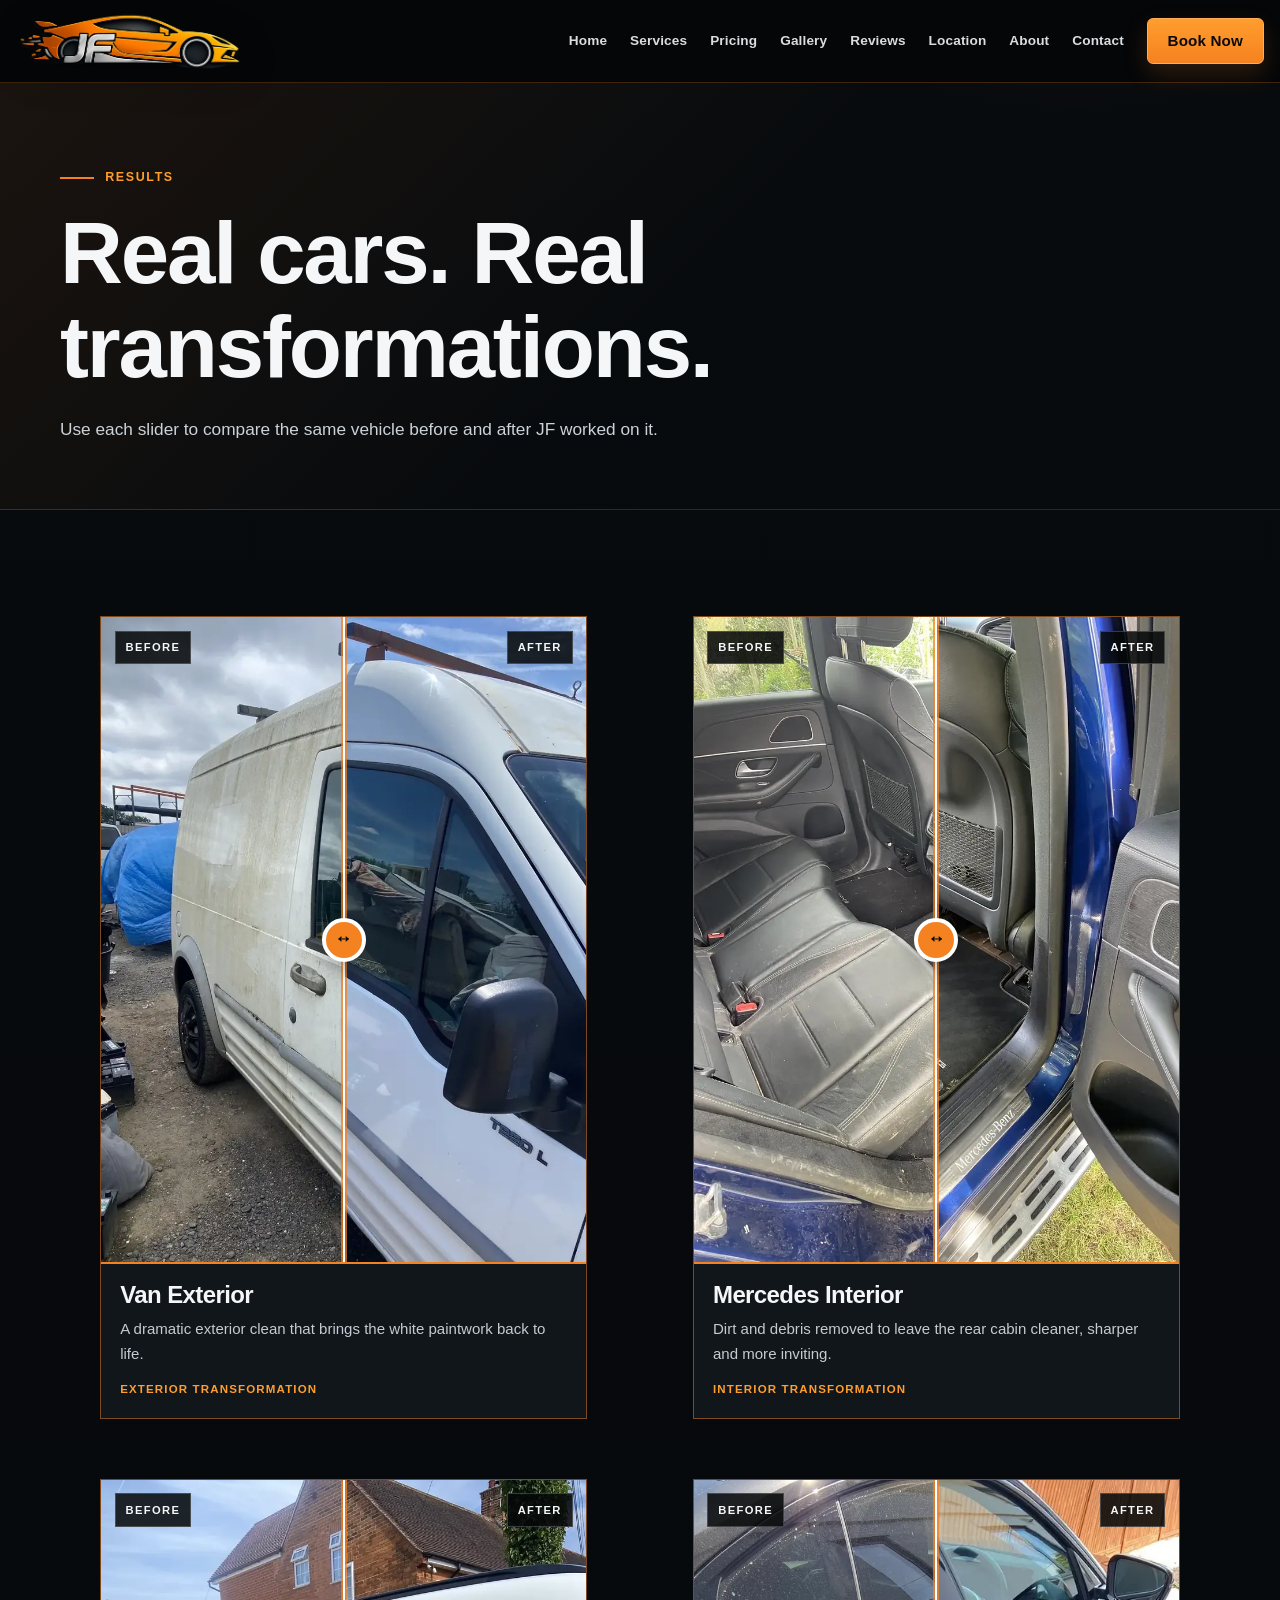
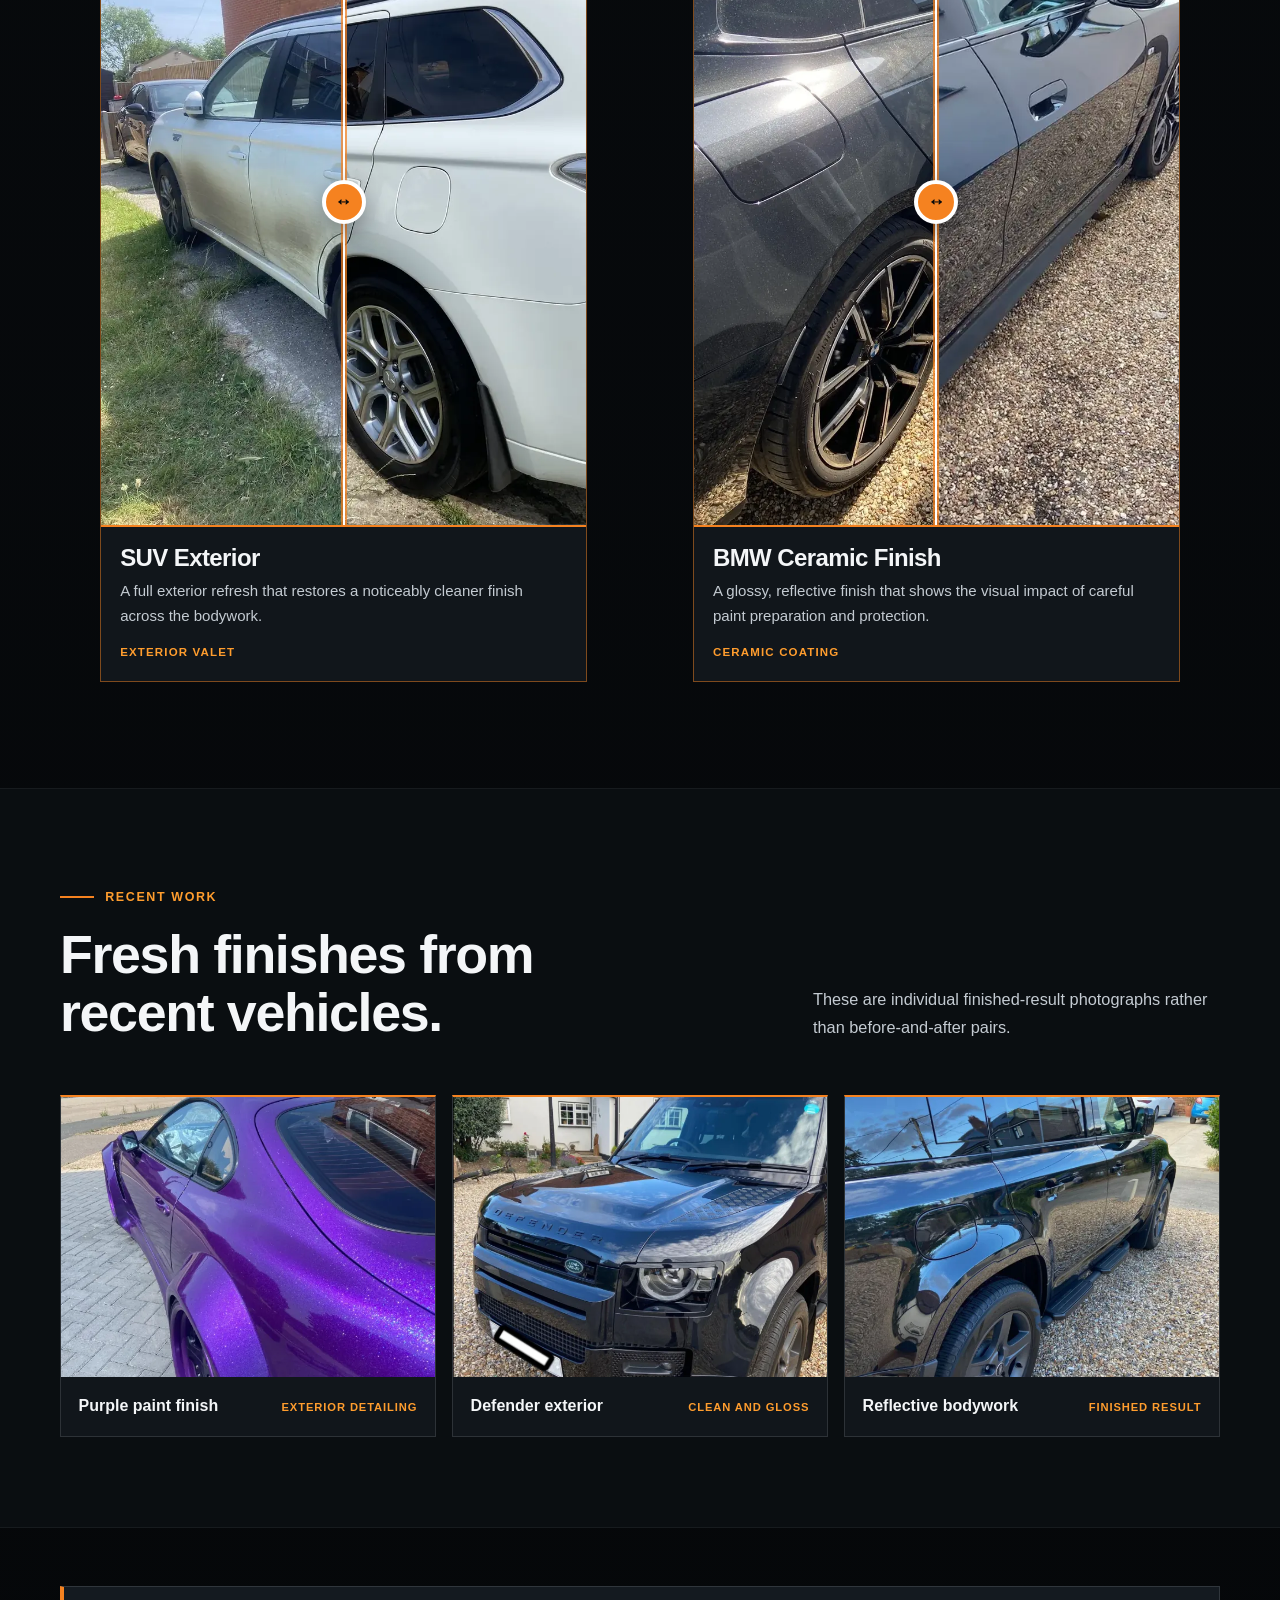
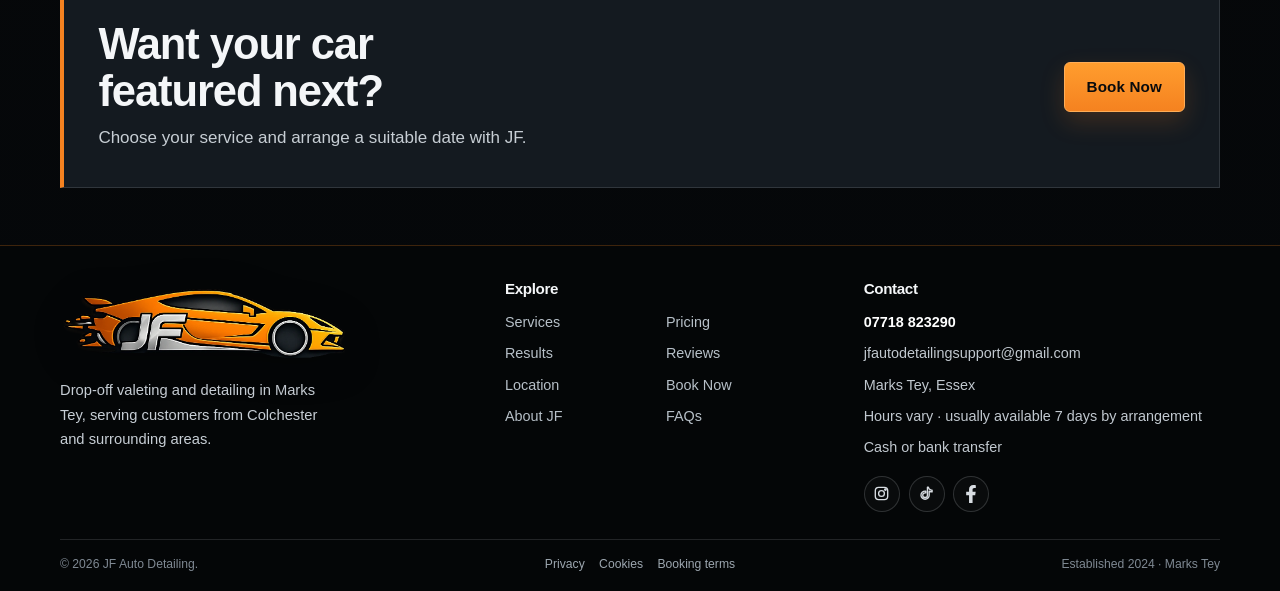
<file: gallery.html>
<!DOCTYPE html>
<html lang="en">
<head>
<meta charset="utf-8">
<meta name="viewport" content="width=device-width,initial-scale=1.0">
<meta name="description" content="Before-and-after car valeting, interior cleaning and ceramic coating results from JF Auto Detailing.">
<meta name="theme-color" content="#050709">
<title>Gallery | JF Auto Detailing</title>
<link rel="canonical" href="https://jfautodetailing.co.uk/gallery.html">
<link rel="icon" href="assets/images/favicon-jf.ico?v=11" sizes="any">
<link rel="icon" href="assets/images/favicon-jf-32.png?v=11" sizes="32x32" type="image/png">
<link rel="apple-touch-icon" href="assets/images/favicon-jf-180.png?v=11" sizes="180x180">
<link rel="preload" as="image" href="assets/images/van-before.webp" fetchpriority="high">
<script>document.documentElement.classList.add('js');</script>
<link rel="stylesheet" href="assets/css/style.css?v=17">
<script defer src="assets/js/site-config.js?v=12"></script>
<script defer src="assets/js/script.js?v=13"></script>
</head><body>
<a class="skip-link" href="#main-content">Skip to main content</a>
<header class="site-header">
  <div class="container nav-wrap">
    <a class="logo" href="index.html" aria-label="JF Auto Detailing homepage">
      <img class="logo-img" src="assets/images/jf-mark-transparent.webp" width="974" height="249" alt="JF Auto Detailing">
    </a>
    <button class="menu-toggle" type="button" aria-label="Open navigation" aria-expanded="false" aria-controls="main-navigation"><span></span></button>
    <nav aria-label="Main navigation">
      <ul class="nav-links" id="main-navigation"><li><a href="index.html">Home</a></li><li><a href="services.html">Services</a></li><li><a href="pricing.html">Pricing</a></li><li><a href="gallery.html" class="active" aria-current="page">Gallery</a></li><li><a href="reviews.html">Reviews</a></li><li><a href="areas.html">Location</a></li><li><a href="about.html">About</a></li><li><a href="contact.html">Contact</a></li><li class="nav-socials"><a class="social-icon" data-social="instagram" href="#" aria-label="Instagram"><svg aria-hidden="true" viewBox="0 0 24 24"><rect x="3.25" y="3.25" width="17.5" height="17.5" rx="4.75"></rect><circle cx="12" cy="12" r="4.1"></circle><circle cx="17.55" cy="6.45" r="1.05"></circle></svg><span class="sr-only">Instagram</span></a><a class="social-icon" data-social="tiktok" href="#" aria-label="TikTok"><svg aria-hidden="true" viewBox="0 0 24 24"><path d="M14.7 3.2c.34 1.9 1.37 3.09 3.27 3.77.63.22 1.28.33 1.93.34v2.48a8.17 8.17 0 0 1-4.1-1.08v5.62a5.8 5.8 0 1 1-5.8-5.79c.33 0 .65.03.96.08v2.53a3.28 3.28 0 0 0-.96-.14 3.31 3.31 0 1 0 3.31 3.32V3.2h1.39Z"></path></svg><span class="sr-only">TikTok</span></a><a class="social-icon" data-social="facebook" href="#" aria-label="Facebook"><svg aria-hidden="true" viewBox="0 0 320 512"><path d="M279.14 288l14.22-92.66h-88.91v-60.13c0-25.35 12.42-50.06 52.24-50.06H297V6.26S260.43 0 225.36 0c-73.22 0-121.08 44.38-121.08 124.72v70.62H22.89V288h81.39v224h100.17V288z"></path></svg><span class="sr-only">Facebook</span></a></li><li class="nav-cta"><a class="btn btn-primary" href="booking.html">Book Now</a></li></ul>
    </nav>
  </div>
</header><main id="main-content">
<section class="page-hero"><div class="container"><span class="eyebrow">Results</span><h1>Real cars. Real transformations.</h1><p>Use each slider to compare the same vehicle before and after JF worked on it.</p></div></section>
<section class="section"><div class="container"><div class="gallery-grid">
<figure class="gallery-card reveal"><div class="compare" style="--position:50%">
      <img src="assets/images/van-before.webp" width="840" height="1120" alt="Van Exterior before detailing" fetchpriority="high" decoding="async">
      <img class="after" src="assets/images/van-after.webp" width="840" height="1120" alt="Van Exterior after detailing" fetchpriority="high" decoding="async">
      <span class="compare-label before">Before</span><span class="compare-label after">After</span><div class="compare-handle"></div>
      <input class="compare-range" data-compare type="range" min="0" max="100" value="50" aria-label="Compare van exterior before and after">
    </div><figcaption class="gallery-caption"><h3>Van Exterior</h3><p>A dramatic exterior clean that brings the white paintwork back to life.</p><span>Exterior transformation</span></figcaption></figure>
<figure class="gallery-card reveal"><div class="compare" style="--position:50%">
      <img src="assets/images/interior-before.webp" width="840" height="1120" alt="Mercedes Interior before detailing" loading="lazy" decoding="async">
      <img class="after" src="assets/images/interior-after.webp" width="840" height="1120" alt="Mercedes Interior after detailing" loading="lazy" decoding="async">
      <span class="compare-label before">Before</span><span class="compare-label after">After</span><div class="compare-handle"></div>
      <input class="compare-range" data-compare type="range" min="0" max="100" value="50" aria-label="Compare mercedes interior before and after">
    </div><figcaption class="gallery-caption"><h3>Mercedes Interior</h3><p>Dirt and debris removed to leave the rear cabin cleaner, sharper and more inviting.</p><span>Interior transformation</span></figcaption></figure>
<figure class="gallery-card reveal"><div class="compare" style="--position:50%">
      <img src="assets/images/suv-before.webp" width="840" height="1120" alt="SUV Exterior before detailing" loading="lazy" decoding="async">
      <img class="after" src="assets/images/suv-after.webp" width="840" height="1120" alt="SUV Exterior after detailing" loading="lazy" decoding="async">
      <span class="compare-label before">Before</span><span class="compare-label after">After</span><div class="compare-handle"></div>
      <input class="compare-range" data-compare type="range" min="0" max="100" value="50" aria-label="Compare suv exterior before and after">
    </div><figcaption class="gallery-caption"><h3>SUV Exterior</h3><p>A full exterior refresh that restores a noticeably cleaner finish across the bodywork.</p><span>Exterior valet</span></figcaption></figure>
<figure class="gallery-card reveal"><div class="compare" style="--position:50%">
      <img src="assets/images/ceramic-before.webp" width="840" height="1120" alt="BMW Ceramic Finish before detailing" loading="lazy" decoding="async">
      <img class="after" src="assets/images/ceramic-after.webp" width="840" height="1120" alt="BMW Ceramic Finish after detailing" loading="lazy" decoding="async">
      <span class="compare-label before">Before</span><span class="compare-label after">After</span><div class="compare-handle"></div>
      <input class="compare-range" data-compare type="range" min="0" max="100" value="50" aria-label="Compare bmw ceramic finish before and after">
    </div><figcaption class="gallery-caption"><h3>BMW Ceramic Finish</h3><p>A glossy, reflective finish that shows the visual impact of careful paint preparation and protection.</p><span>Ceramic coating</span></figcaption></figure>
</div></div></section>
<section class="section section-dark"><div class="container">
  <div class="section-head reveal"><div><span class="section-kicker">Recent work</span><h2>Fresh finishes from recent vehicles.</h2></div><p>These are individual finished-result photographs rather than before-and-after pairs.</p></div>
  <div class="work-grid">
    <figure class="work-card reveal"><div class="work-card-media purple-finish"><img src="assets/images/recent-purple-finish.webp" width="632" height="847" alt="Glossy purple sports car after detailing" loading="lazy" decoding="async"></div><figcaption><strong>Purple paint finish</strong><span>Exterior detailing</span></figcaption></figure>
    <figure class="work-card reveal"><div class="work-card-media defender-front"><img src="assets/images/recent-defender-front.webp" width="682" height="735" alt="Black Land Rover Defender with a clean reflective finish" loading="lazy" decoding="async"></div><figcaption><strong>Defender exterior</strong><span>Clean and gloss</span></figcaption></figure>
    <figure class="work-card reveal"><div class="work-card-media defender-side"><img src="assets/images/recent-defender-side.webp" width="676" height="745" alt="Reflective side finish on a black Land Rover Defender" loading="lazy" decoding="async"></div><figcaption><strong>Reflective bodywork</strong><span>Finished result</span></figcaption></figure>
  </div>
</div></section>
<section class="section-tight"><div class="container"><div class="cta-band reveal"><div><h2>Want your car featured next?</h2><p>Choose your service and arrange a suitable date with JF.</p></div><a class="btn btn-primary" href="booking.html">Book Now</a></div></div></section>
</main><div class="mobile-actions" aria-label="Quick contact actions">
  <a class="btn btn-secondary" data-phone-link href="tel:+447718823290">Call</a>
  <a class="btn btn-primary" data-sms-link data-mobile-label="Text JF" data-desktop-label="Email JF" href="sms:+447718823290">Text JF</a>
</div>
<footer class="site-footer">
  <div class="container">
    <div class="footer-grid">
      <div class="footer-brand">
        <a class="logo footer-logo" href="index.html" aria-label="JF Auto Detailing homepage">
          <img class="logo-img" src="assets/images/jf-mark-transparent.webp" width="974" height="249" alt="JF Auto Detailing" loading="lazy">
        </a>
        <p data-config-text="footerDescription">Drop-off valeting and detailing in Marks Tey.</p>
      </div>
      <div>
        <h4>Explore</h4>
        <ul class="footer-links">
          <li><a href="services.html">Services</a></li>
          <li><a href="pricing.html">Pricing</a></li>
          <li><a href="gallery.html">Results</a></li>
          <li><a href="reviews.html">Reviews</a></li>
          <li><a href="areas.html">Location</a></li>
          <li><a href="booking.html">Book Now</a></li>
          <li><a href="about.html">About JF</a></li>
          <li><a href="faq.html">FAQs</a></li>
        </ul>
      </div>
      <div>
        <h4>Contact</h4>
        <div class="footer-contact">
          <a data-phone-link href="tel:+447718823290">07718 823290</a>
          <a data-email-link href="mailto:jfautodetailingsupport@gmail.com">jfautodetailingsupport@gmail.com</a>
          <a href="areas.html">Marks Tey, Essex</a>
          <span data-config-text="hoursShort">Hours vary · usually available 7 days by arrangement</span>
          <span>Cash or bank transfer</span>
        </div>
        <div class="social-row"><a class="social-icon" data-social="instagram" href="#" aria-label="Instagram"><svg aria-hidden="true" viewBox="0 0 24 24"><rect x="3.25" y="3.25" width="17.5" height="17.5" rx="4.75"></rect><circle cx="12" cy="12" r="4.1"></circle><circle cx="17.55" cy="6.45" r="1.05"></circle></svg><span class="sr-only">Instagram</span></a><a class="social-icon" data-social="tiktok" href="#" aria-label="TikTok"><svg aria-hidden="true" viewBox="0 0 24 24"><path d="M14.7 3.2c.34 1.9 1.37 3.09 3.27 3.77.63.22 1.28.33 1.93.34v2.48a8.17 8.17 0 0 1-4.1-1.08v5.62a5.8 5.8 0 1 1-5.8-5.79c.33 0 .65.03.96.08v2.53a3.28 3.28 0 0 0-.96-.14 3.31 3.31 0 1 0 3.31 3.32V3.2h1.39Z"></path></svg><span class="sr-only">TikTok</span></a><a class="social-icon" data-social="facebook" href="#" aria-label="Facebook"><svg aria-hidden="true" viewBox="0 0 320 512"><path d="M279.14 288l14.22-92.66h-88.91v-60.13c0-25.35 12.42-50.06 52.24-50.06H297V6.26S260.43 0 225.36 0c-73.22 0-121.08 44.38-121.08 124.72v70.62H22.89V288h81.39v224h100.17V288z"></path></svg><span class="sr-only">Facebook</span></a></div>
      </div>
    </div>
    <div class="footer-bottom">
      <span>© <span data-year></span> JF Auto Detailing.</span>
      <nav class="footer-legal" aria-label="Legal information">
        <a href="privacy.html">Privacy</a>
        <a href="cookies.html">Cookies</a>
        <a href="terms.html">Booking terms</a>
      </nav>
      <span>Established 2024 · Marks Tey</span>
    </div>
  </div>
</footer>
</body>
</html>
</file>
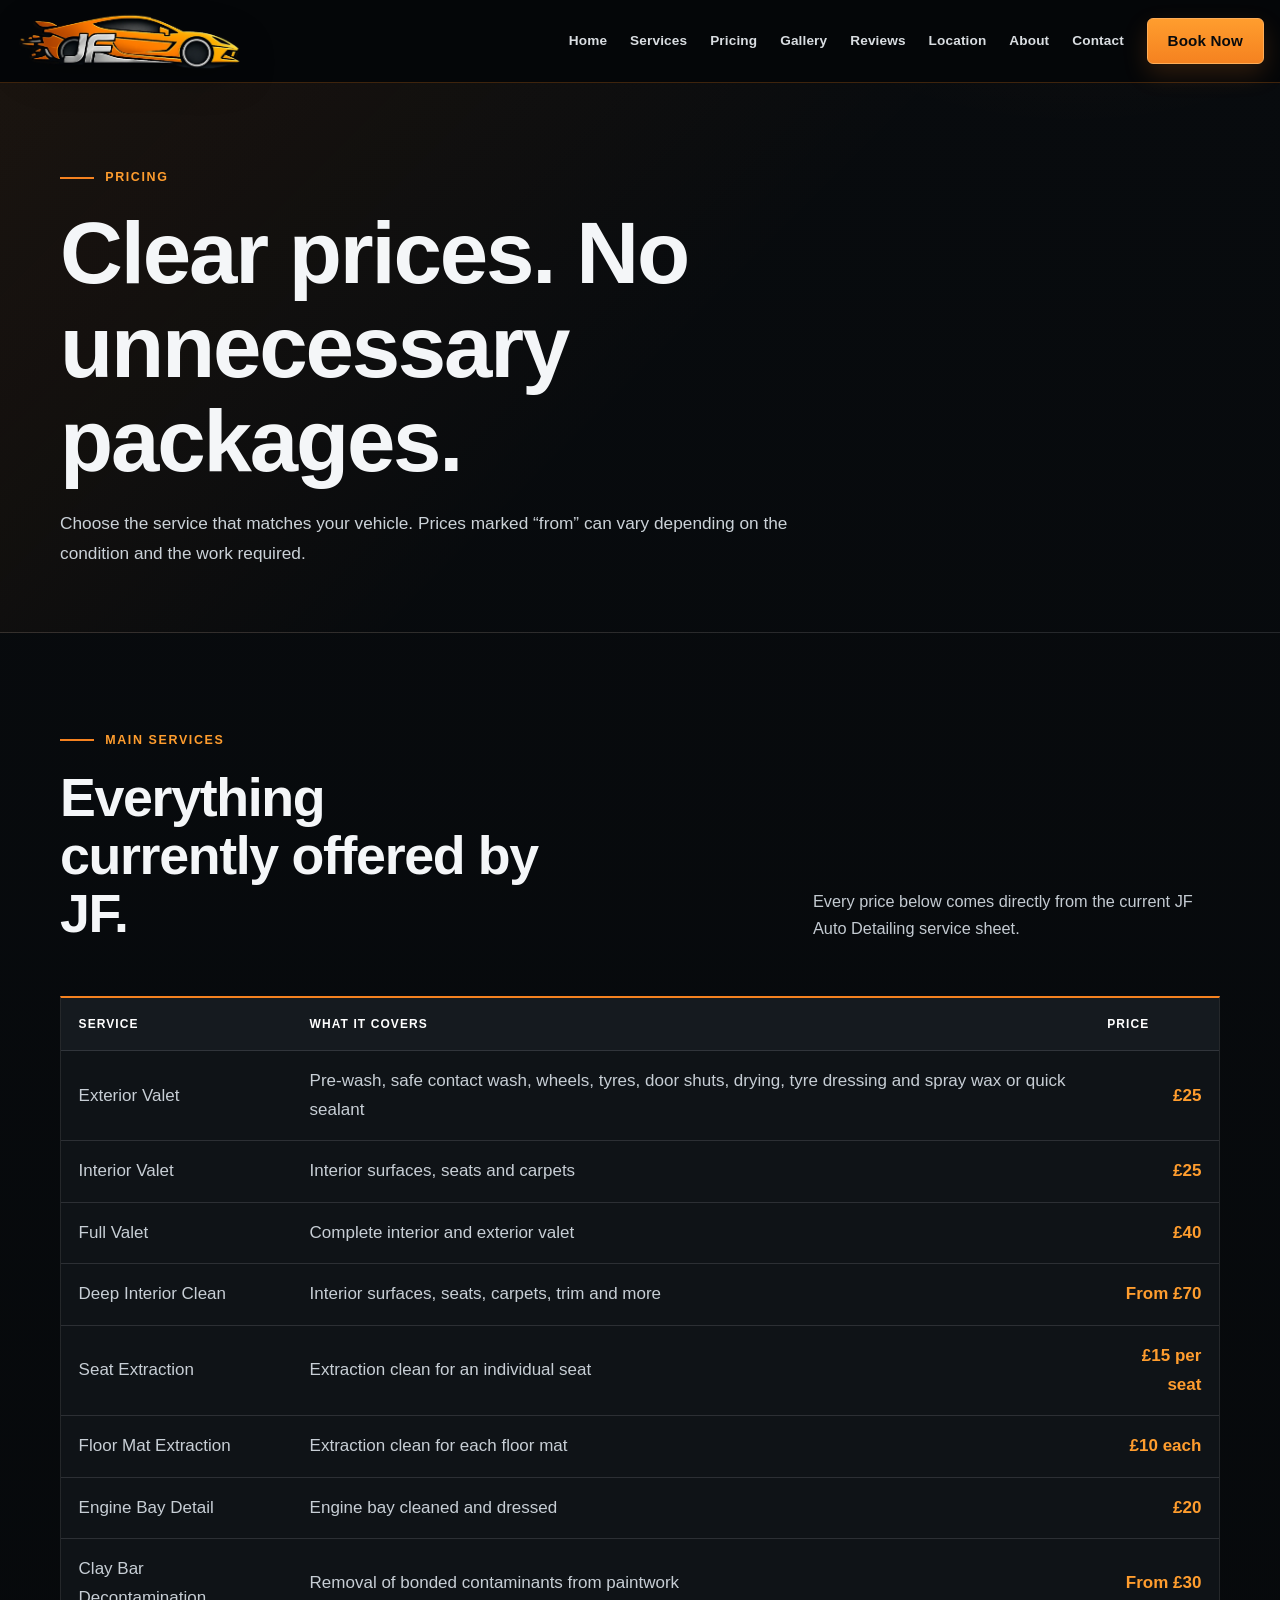
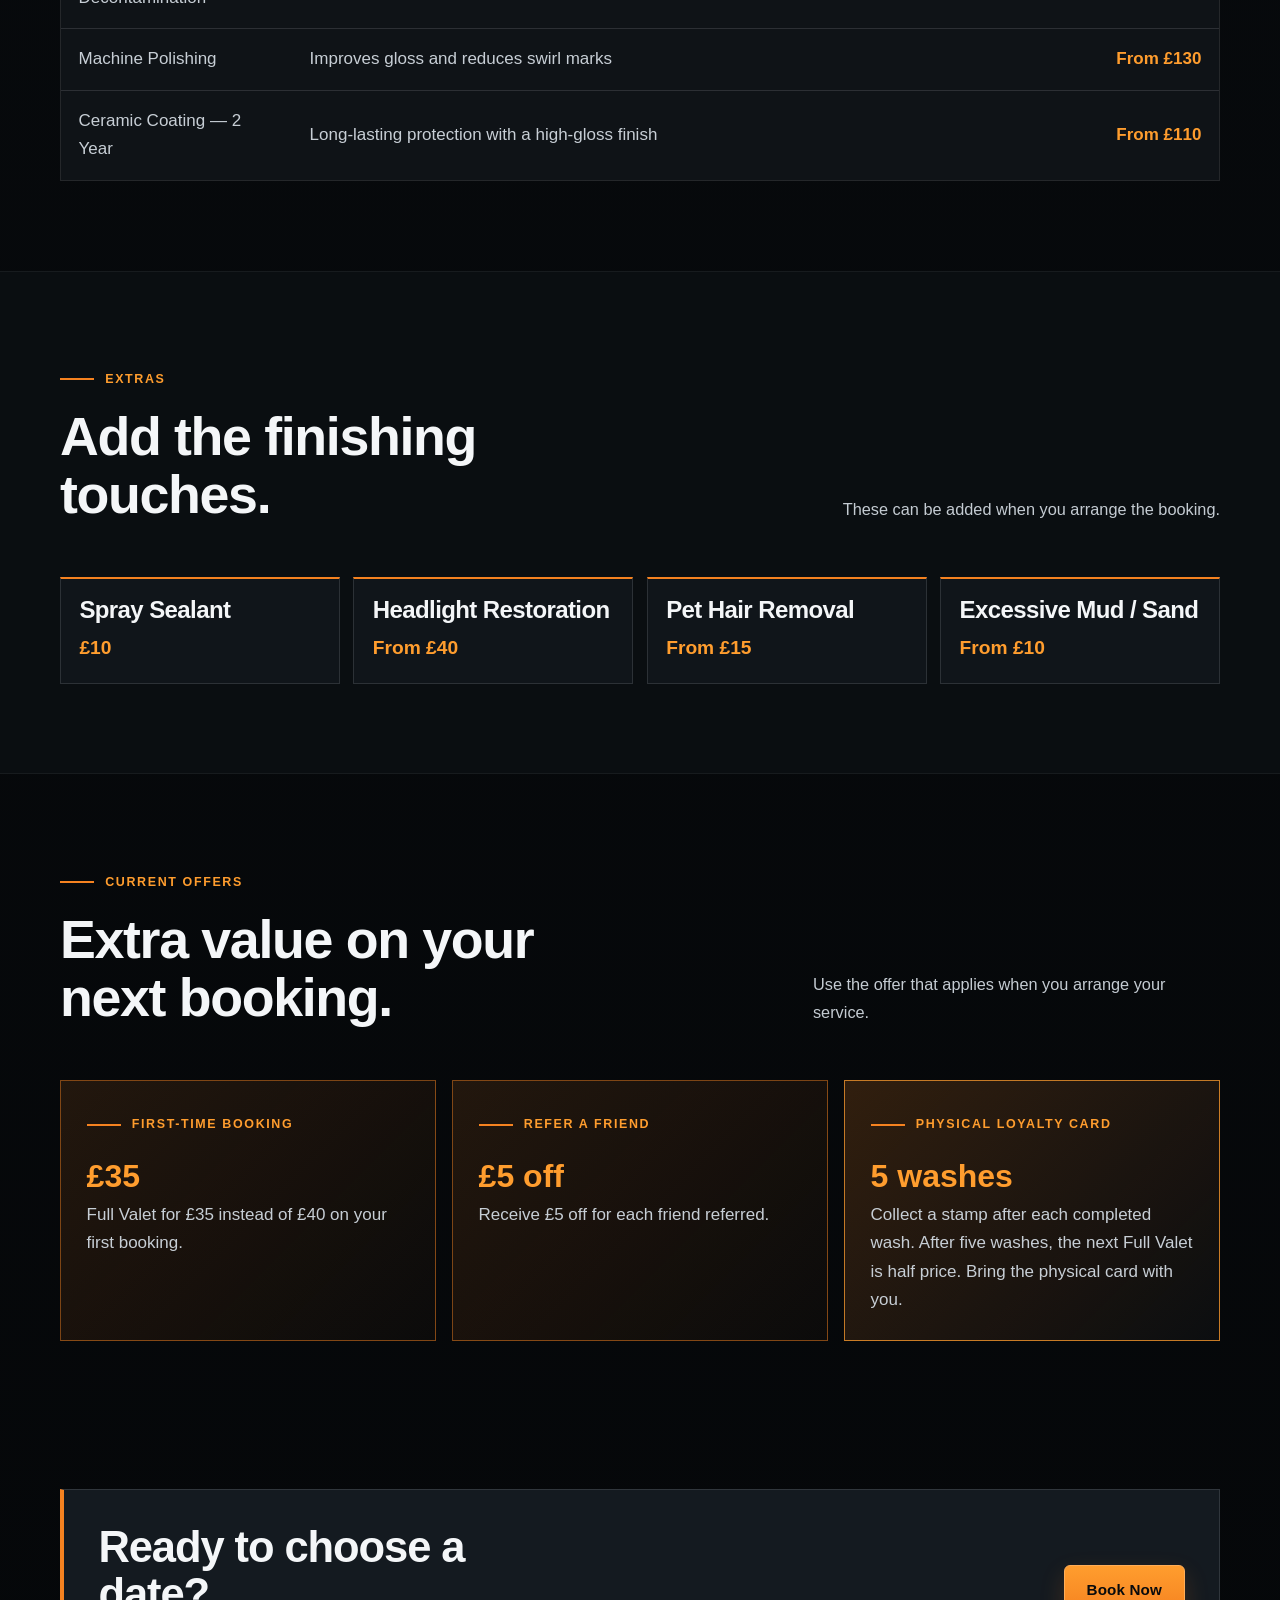
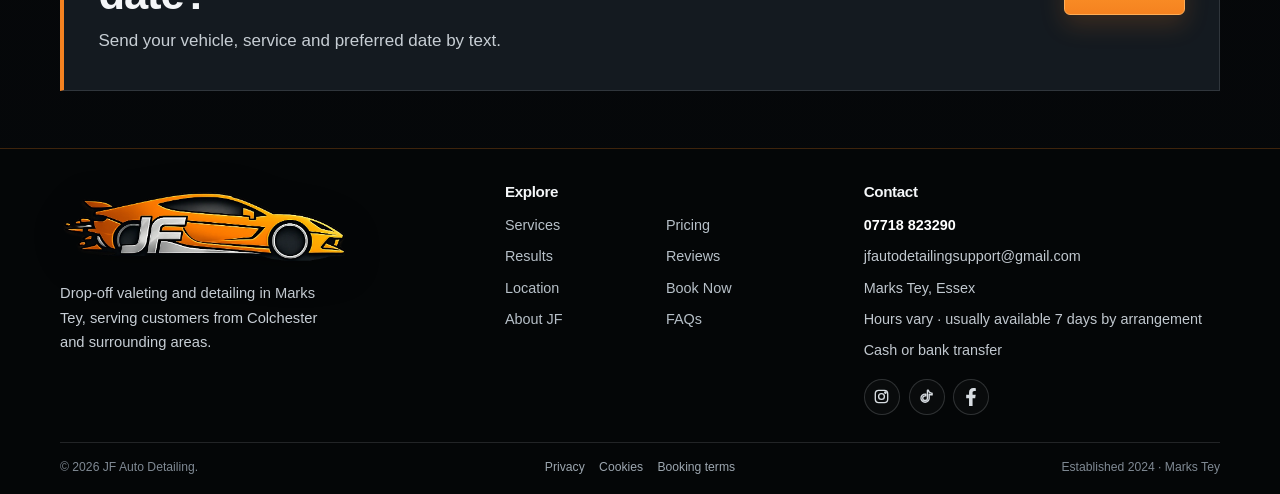
<file: pricing.html>
<!DOCTYPE html>
<html lang="en">
<head>
<meta charset="utf-8">
<meta name="viewport" content="width=device-width,initial-scale=1.0">
<meta name="description" content="Current prices for JF Auto Detailing valeting, interior cleaning, polishing, ceramic coating and optional extras.">
<meta name="theme-color" content="#050709">
<title>Pricing | JF Auto Detailing</title>
<link rel="canonical" href="https://jfautodetailing.co.uk/pricing.html">
<link rel="icon" href="assets/images/favicon-jf.ico?v=11" sizes="any">
<link rel="icon" href="assets/images/favicon-jf-32.png?v=11" sizes="32x32" type="image/png">
<link rel="apple-touch-icon" href="assets/images/favicon-jf-180.png?v=11" sizes="180x180">

<script>document.documentElement.classList.add('js');</script>
<link rel="stylesheet" href="assets/css/style.css?v=17">
<script defer src="assets/js/site-config.js?v=12"></script>
<script defer src="assets/js/script.js?v=13"></script>
</head><body>
<a class="skip-link" href="#main-content">Skip to main content</a>
<header class="site-header">
  <div class="container nav-wrap">
    <a class="logo" href="index.html" aria-label="JF Auto Detailing homepage">
      <img class="logo-img" src="assets/images/jf-mark-transparent.webp" width="974" height="249" alt="JF Auto Detailing">
    </a>
    <button class="menu-toggle" type="button" aria-label="Open navigation" aria-expanded="false" aria-controls="main-navigation"><span></span></button>
    <nav aria-label="Main navigation">
      <ul class="nav-links" id="main-navigation"><li><a href="index.html">Home</a></li><li><a href="services.html">Services</a></li><li><a href="pricing.html" class="active" aria-current="page">Pricing</a></li><li><a href="gallery.html">Gallery</a></li><li><a href="reviews.html">Reviews</a></li><li><a href="areas.html">Location</a></li><li><a href="about.html">About</a></li><li><a href="contact.html">Contact</a></li><li class="nav-socials"><a class="social-icon" data-social="instagram" href="#" aria-label="Instagram"><svg aria-hidden="true" viewBox="0 0 24 24"><rect x="3.25" y="3.25" width="17.5" height="17.5" rx="4.75"></rect><circle cx="12" cy="12" r="4.1"></circle><circle cx="17.55" cy="6.45" r="1.05"></circle></svg><span class="sr-only">Instagram</span></a><a class="social-icon" data-social="tiktok" href="#" aria-label="TikTok"><svg aria-hidden="true" viewBox="0 0 24 24"><path d="M14.7 3.2c.34 1.9 1.37 3.09 3.27 3.77.63.22 1.28.33 1.93.34v2.48a8.17 8.17 0 0 1-4.1-1.08v5.62a5.8 5.8 0 1 1-5.8-5.79c.33 0 .65.03.96.08v2.53a3.28 3.28 0 0 0-.96-.14 3.31 3.31 0 1 0 3.31 3.32V3.2h1.39Z"></path></svg><span class="sr-only">TikTok</span></a><a class="social-icon" data-social="facebook" href="#" aria-label="Facebook"><svg aria-hidden="true" viewBox="0 0 320 512"><path d="M279.14 288l14.22-92.66h-88.91v-60.13c0-25.35 12.42-50.06 52.24-50.06H297V6.26S260.43 0 225.36 0c-73.22 0-121.08 44.38-121.08 124.72v70.62H22.89V288h81.39v224h100.17V288z"></path></svg><span class="sr-only">Facebook</span></a></li><li class="nav-cta"><a class="btn btn-primary" href="booking.html">Book Now</a></li></ul>
    </nav>
  </div>
</header><main id="main-content">
<section class="page-hero"><div class="container"><span class="eyebrow">Pricing</span><h1>Clear prices. No unnecessary packages.</h1><p>Choose the service that matches your vehicle. Prices marked “from” can vary depending on the condition and the work required.</p></div></section>
<section class="section"><div class="container">
  <div class="section-head reveal"><div><span class="section-kicker">Main services</span><h2>Everything currently offered by JF.</h2></div><p>Every price below comes directly from the current JF Auto Detailing service sheet.</p></div>
  <div class="pricing-table-wrap reveal"><table class="pricing-table">
    <thead><tr><th>Service</th><th>What it covers</th><th>Price</th></tr></thead>
    <tbody>
      <tr><td>Exterior Valet</td><td>Pre-wash, safe contact wash, wheels, tyres, door shuts, drying, tyre dressing and spray wax or quick sealant</td><td>£25</td></tr>
      <tr><td>Interior Valet</td><td>Interior surfaces, seats and carpets</td><td>£25</td></tr>
      <tr><td>Full Valet</td><td>Complete interior and exterior valet</td><td>£40</td></tr>
      <tr><td>Deep Interior Clean</td><td>Interior surfaces, seats, carpets, trim and more</td><td>From £70</td></tr>
      <tr><td>Seat Extraction</td><td>Extraction clean for an individual seat</td><td>£15 per seat</td></tr>
      <tr><td>Floor Mat Extraction</td><td>Extraction clean for each floor mat</td><td>£10 each</td></tr>
      <tr><td>Engine Bay Detail</td><td>Engine bay cleaned and dressed</td><td>£20</td></tr>
      <tr><td>Clay Bar Decontamination</td><td>Removal of bonded contaminants from paintwork</td><td>From £30</td></tr>
      <tr><td>Machine Polishing</td><td>Improves gloss and reduces swirl marks</td><td>From £130</td></tr>
      <tr><td>Ceramic Coating — 2 Year</td><td>Long-lasting protection with a high-gloss finish</td><td>From £110</td></tr>
    </tbody>
  </table></div>
</div></section>
<section class="section section-dark"><div class="container">
  <div class="section-head reveal"><div><span class="section-kicker">Extras</span><h2>Add the finishing touches.</h2></div><p>These can be added when you arrange the booking.</p></div>
  <div class="extra-grid reveal">
    <article class="extra"><h3>Spray Sealant</h3><strong>£10</strong></article>
    <article class="extra"><h3>Headlight Restoration</h3><strong>From £40</strong></article>
    <article class="extra"><h3>Pet Hair Removal</h3><strong>From £15</strong></article>
    <article class="extra"><h3>Excessive Mud / Sand</h3><strong>From £10</strong></article>
  </div>
</div></section>
<section class="section" id="offers"><div class="container">
  <div class="section-head reveal"><div><span class="section-kicker">Current offers</span><h2>Extra value on your next booking.</h2></div><p>Use the offer that applies when you arrange your service.</p></div>
  <div class="offer-grid reveal">
    <article class="offer"><span class="section-kicker">First-time booking</span><strong>£35</strong><p>Full Valet for £35 instead of £40 on your first booking.</p></article>
    <article class="offer"><span class="section-kicker">Refer a friend</span><strong>£5 off</strong><p>Receive £5 off for each friend referred.</p></article>
    <article class="offer loyalty-offer"><span class="section-kicker">Physical loyalty card</span><strong>5 washes</strong><p>Collect a stamp after each completed wash. After five washes, the next Full Valet is half price. Bring the physical card with you.</p></article>
  </div>
</div></section>
<section class="section-tight"><div class="container"><div class="cta-band reveal"><div><h2>Ready to choose a date?</h2><p>Send your vehicle, service and preferred date by text.</p></div><a class="btn btn-primary" href="booking.html">Book Now</a></div></div></section>
</main><div class="mobile-actions" aria-label="Quick contact actions">
  <a class="btn btn-secondary" data-phone-link href="tel:+447718823290">Call</a>
  <a class="btn btn-primary" data-sms-link data-mobile-label="Text JF" data-desktop-label="Email JF" href="sms:+447718823290">Text JF</a>
</div>
<footer class="site-footer">
  <div class="container">
    <div class="footer-grid">
      <div class="footer-brand">
        <a class="logo footer-logo" href="index.html" aria-label="JF Auto Detailing homepage">
          <img class="logo-img" src="assets/images/jf-mark-transparent.webp" width="974" height="249" alt="JF Auto Detailing" loading="lazy">
        </a>
        <p data-config-text="footerDescription">Drop-off valeting and detailing in Marks Tey.</p>
      </div>
      <div>
        <h4>Explore</h4>
        <ul class="footer-links">
          <li><a href="services.html">Services</a></li>
          <li><a href="pricing.html">Pricing</a></li>
          <li><a href="gallery.html">Results</a></li>
          <li><a href="reviews.html">Reviews</a></li>
          <li><a href="areas.html">Location</a></li>
          <li><a href="booking.html">Book Now</a></li>
          <li><a href="about.html">About JF</a></li>
          <li><a href="faq.html">FAQs</a></li>
        </ul>
      </div>
      <div>
        <h4>Contact</h4>
        <div class="footer-contact">
          <a data-phone-link href="tel:+447718823290">07718 823290</a>
          <a data-email-link href="mailto:jfautodetailingsupport@gmail.com">jfautodetailingsupport@gmail.com</a>
          <a href="areas.html">Marks Tey, Essex</a>
          <span data-config-text="hoursShort">Hours vary · usually available 7 days by arrangement</span>
          <span>Cash or bank transfer</span>
        </div>
        <div class="social-row"><a class="social-icon" data-social="instagram" href="#" aria-label="Instagram"><svg aria-hidden="true" viewBox="0 0 24 24"><rect x="3.25" y="3.25" width="17.5" height="17.5" rx="4.75"></rect><circle cx="12" cy="12" r="4.1"></circle><circle cx="17.55" cy="6.45" r="1.05"></circle></svg><span class="sr-only">Instagram</span></a><a class="social-icon" data-social="tiktok" href="#" aria-label="TikTok"><svg aria-hidden="true" viewBox="0 0 24 24"><path d="M14.7 3.2c.34 1.9 1.37 3.09 3.27 3.77.63.22 1.28.33 1.93.34v2.48a8.17 8.17 0 0 1-4.1-1.08v5.62a5.8 5.8 0 1 1-5.8-5.79c.33 0 .65.03.96.08v2.53a3.28 3.28 0 0 0-.96-.14 3.31 3.31 0 1 0 3.31 3.32V3.2h1.39Z"></path></svg><span class="sr-only">TikTok</span></a><a class="social-icon" data-social="facebook" href="#" aria-label="Facebook"><svg aria-hidden="true" viewBox="0 0 320 512"><path d="M279.14 288l14.22-92.66h-88.91v-60.13c0-25.35 12.42-50.06 52.24-50.06H297V6.26S260.43 0 225.36 0c-73.22 0-121.08 44.38-121.08 124.72v70.62H22.89V288h81.39v224h100.17V288z"></path></svg><span class="sr-only">Facebook</span></a></div>
      </div>
    </div>
    <div class="footer-bottom">
      <span>© <span data-year></span> JF Auto Detailing.</span>
      <nav class="footer-legal" aria-label="Legal information">
        <a href="privacy.html">Privacy</a>
        <a href="cookies.html">Cookies</a>
        <a href="terms.html">Booking terms</a>
      </nav>
      <span>Established 2024 · Marks Tey</span>
    </div>
  </div>
</footer>
</body>
</html>
</file>
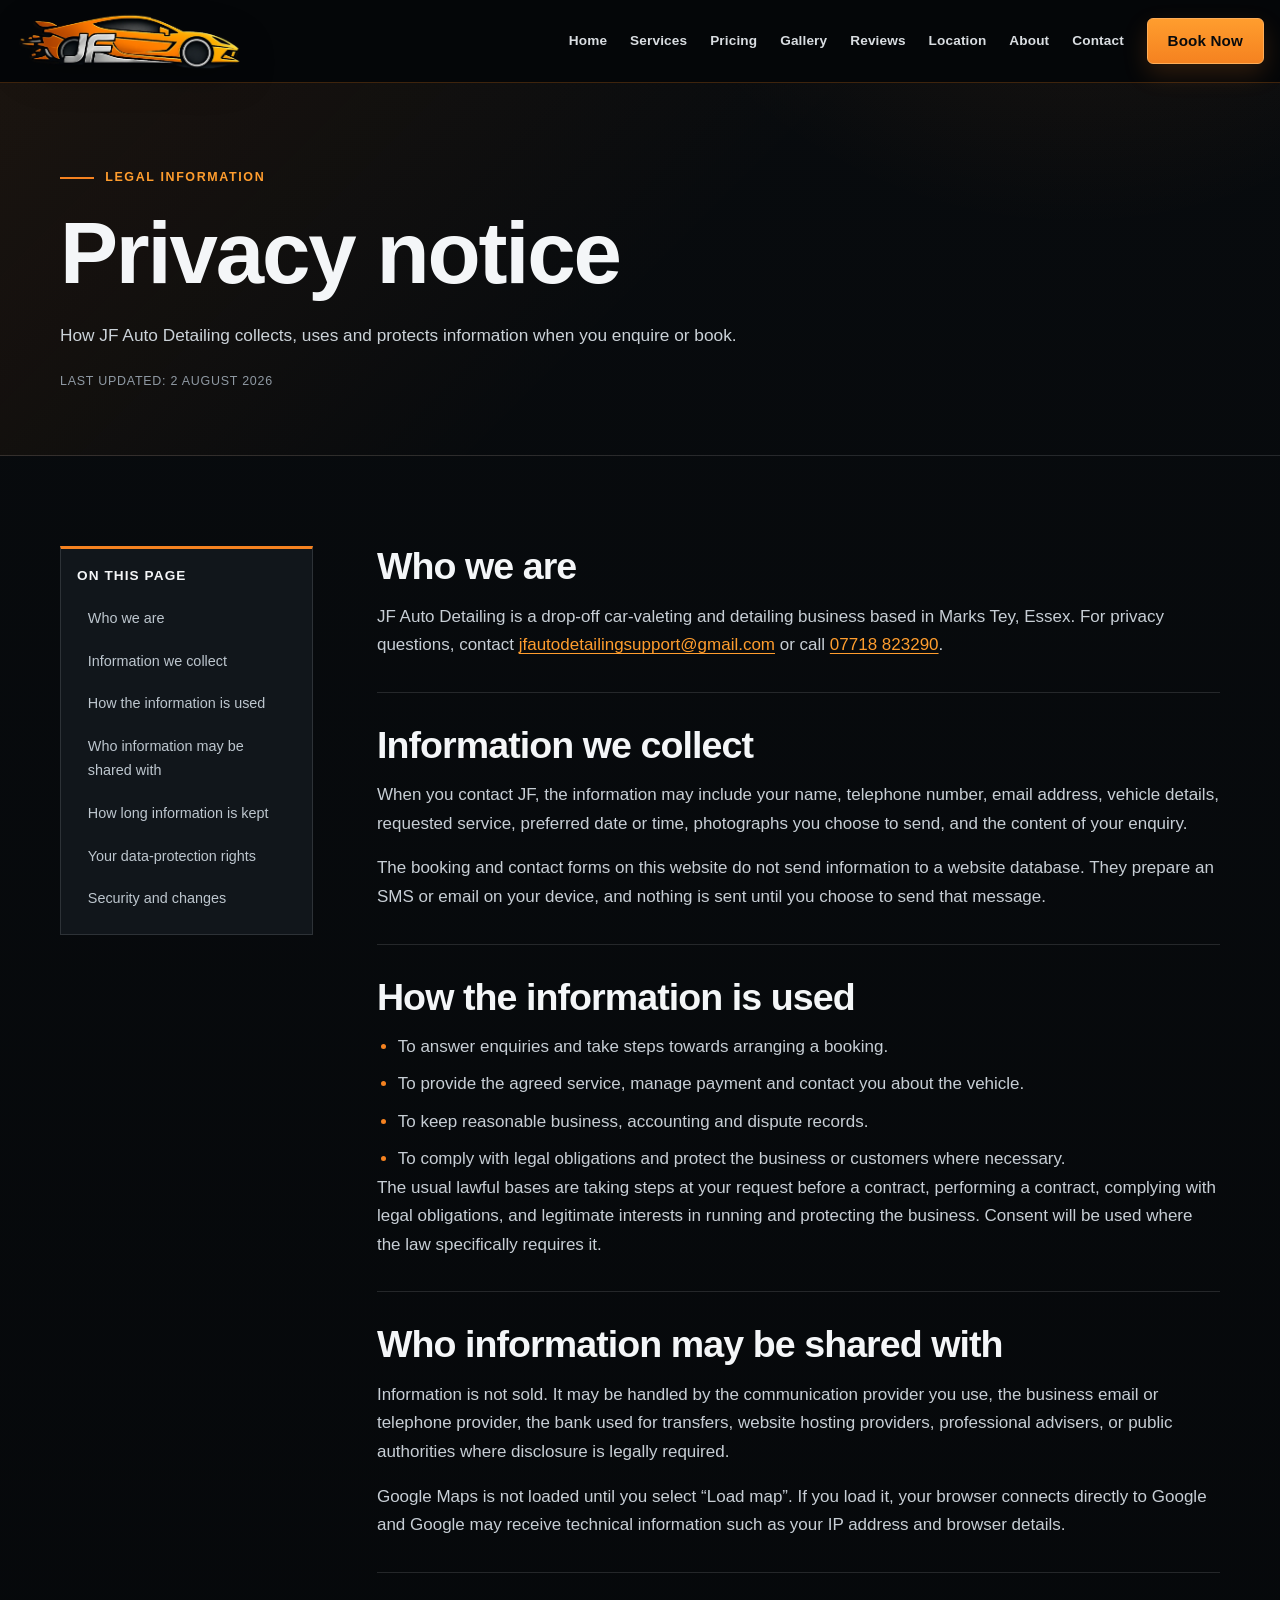
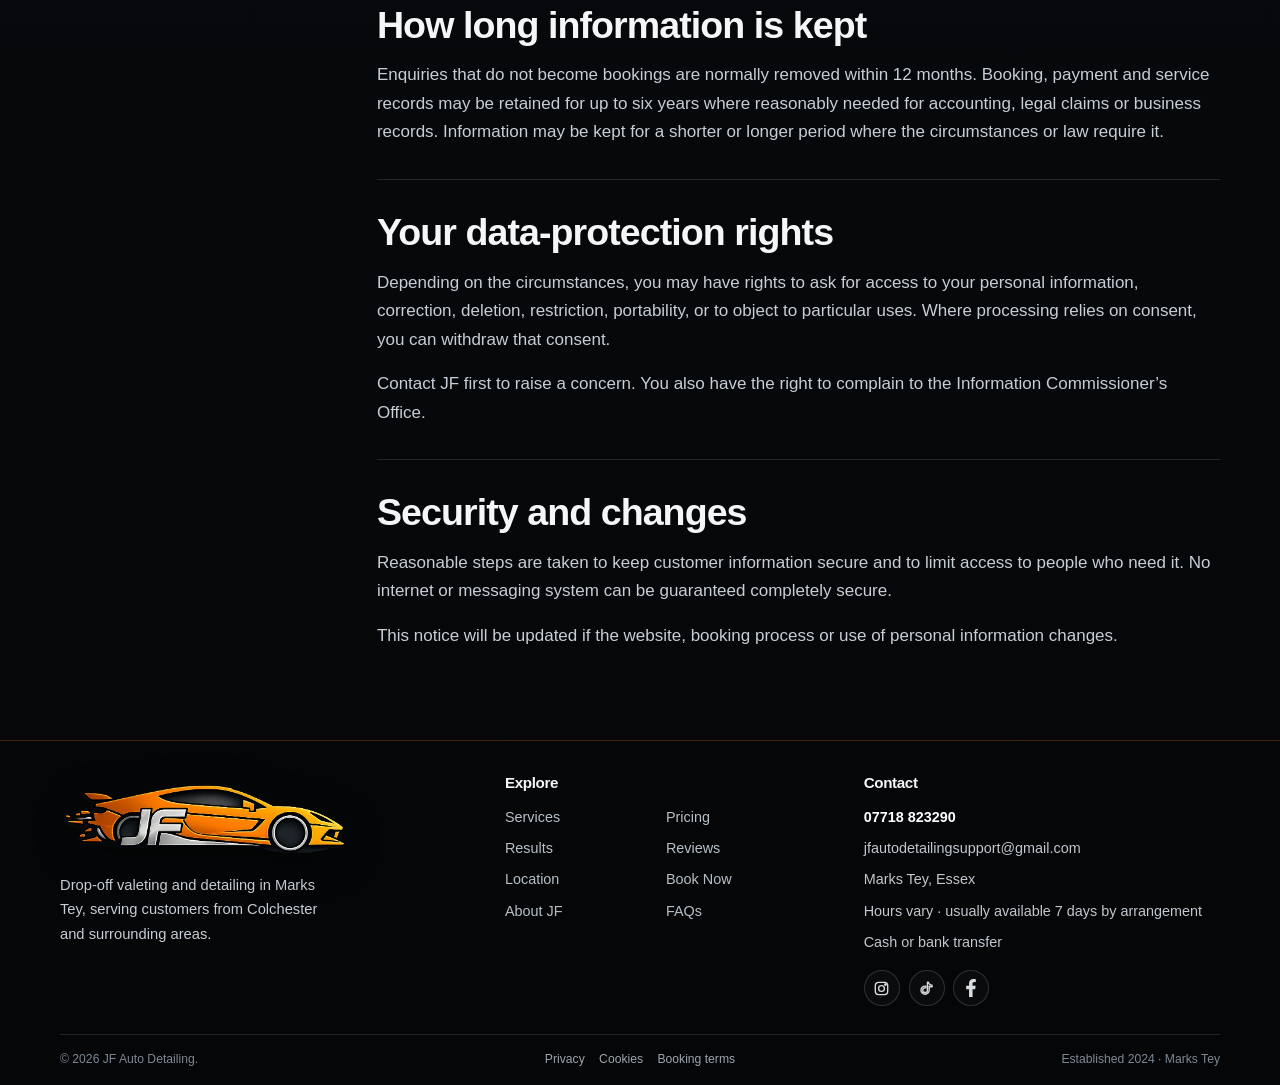
<file: privacy.html>
<!DOCTYPE html>
<html lang="en">
<head>
<meta charset="utf-8">
<meta name="viewport" content="width=device-width,initial-scale=1.0">
<meta name="description" content="How JF Auto Detailing handles customer and website visitor information.">
<meta name="theme-color" content="#050709">
<title>Privacy Notice | JF Auto Detailing</title>
<link rel="canonical" href="https://jfautodetailing.co.uk/privacy.html">
<link rel="icon" href="assets/images/favicon-jf.ico?v=11" sizes="any">
<link rel="icon" href="assets/images/favicon-jf-32.png?v=11" sizes="32x32" type="image/png">
<link rel="apple-touch-icon" href="assets/images/favicon-jf-180.png?v=11" sizes="180x180">
<script>document.documentElement.classList.add('js');</script>
<link rel="stylesheet" href="assets/css/style.css?v=17">
<script defer src="assets/js/site-config.js?v=12"></script>
<script defer src="assets/js/script.js?v=13"></script>
</head><body>
<a class="skip-link" href="#main-content">Skip to main content</a>
<header class="site-header">
  <div class="container nav-wrap">
    <a class="logo" href="index.html" aria-label="JF Auto Detailing homepage">
      <img class="logo-img" src="assets/images/jf-mark-transparent.webp" width="974" height="249" alt="JF Auto Detailing">
    </a>
    <button class="menu-toggle" type="button" aria-label="Open navigation" aria-expanded="false" aria-controls="main-navigation"><span></span></button>
    <nav aria-label="Main navigation">
      <ul class="nav-links" id="main-navigation"><li><a href="index.html">Home</a></li><li><a href="services.html">Services</a></li><li><a href="pricing.html">Pricing</a></li><li><a href="gallery.html">Gallery</a></li><li><a href="reviews.html">Reviews</a></li><li><a href="areas.html">Location</a></li><li><a href="about.html">About</a></li><li><a href="contact.html">Contact</a></li><li class="nav-socials"><a class="social-icon" data-social="instagram" href="#" aria-label="Instagram"><svg aria-hidden="true" viewBox="0 0 24 24"><rect x="3.25" y="3.25" width="17.5" height="17.5" rx="4.75"></rect><circle cx="12" cy="12" r="4.1"></circle><circle cx="17.55" cy="6.45" r="1.05"></circle></svg><span class="sr-only">Instagram</span></a><a class="social-icon" data-social="tiktok" href="#" aria-label="TikTok"><svg aria-hidden="true" viewBox="0 0 24 24"><path d="M14.7 3.2c.34 1.9 1.37 3.09 3.27 3.77.63.22 1.28.33 1.93.34v2.48a8.17 8.17 0 0 1-4.1-1.08v5.62a5.8 5.8 0 1 1-5.8-5.79c.33 0 .65.03.96.08v2.53a3.28 3.28 0 0 0-.96-.14 3.31 3.31 0 1 0 3.31 3.32V3.2h1.39Z"></path></svg><span class="sr-only">TikTok</span></a><a class="social-icon" data-social="facebook" href="#" aria-label="Facebook"><svg aria-hidden="true" viewBox="0 0 320 512"><path d="M279.14 288l14.22-92.66h-88.91v-60.13c0-25.35 12.42-50.06 52.24-50.06H297V6.26S260.43 0 225.36 0c-73.22 0-121.08 44.38-121.08 124.72v70.62H22.89V288h81.39v224h100.17V288z"></path></svg><span class="sr-only">Facebook</span></a></li><li class="nav-cta"><a class="btn btn-primary" href="booking.html">Book Now</a></li></ul>
    </nav>
  </div>
</header>
<main id="main-content">
<section class="page-hero legal-hero"><div class="container"><span class="eyebrow">Legal information</span><h1>Privacy notice</h1><p>How JF Auto Detailing collects, uses and protects information when you enquire or book.</p><span class="legal-updated">Last updated: 2 August 2026</span></div></section>
<section class="section"><div class="container legal-layout">
  <aside class="legal-nav" aria-label="On this page"><strong>On this page</strong><a href="#who-we-are">Who we are</a>
          <a href="#information">Information we collect</a>
          <a href="#use">How the information is used</a>
          <a href="#sharing">Who information may be shared with</a>
          <a href="#retention">How long information is kept</a>
          <a href="#rights">Your data-protection rights</a>
          <a href="#security">Security and changes</a></aside>
  <div class="legal-content"><section class="legal-section" id="who-we-are"><h2>Who we are</h2><p>JF Auto Detailing is a drop-off car-valeting and detailing business based in Marks Tey, Essex. For privacy questions, contact <a href="mailto:jfautodetailingsupport@gmail.com">jfautodetailingsupport@gmail.com</a> or call <a href="tel:+447718823290">07718 823290</a>.</p></section>
        <section class="legal-section" id="information"><h2>Information we collect</h2><p>When you contact JF, the information may include your name, telephone number, email address, vehicle details, requested service, preferred date or time, photographs you choose to send, and the content of your enquiry.</p><p>The booking and contact forms on this website do not send information to a website database. They prepare an SMS or email on your device, and nothing is sent until you choose to send that message.</p></section>
        <section class="legal-section" id="use"><h2>How the information is used</h2><ul><li>To answer enquiries and take steps towards arranging a booking.</li><li>To provide the agreed service, manage payment and contact you about the vehicle.</li><li>To keep reasonable business, accounting and dispute records.</li><li>To comply with legal obligations and protect the business or customers where necessary.</li></ul><p>The usual lawful bases are taking steps at your request before a contract, performing a contract, complying with legal obligations, and legitimate interests in running and protecting the business. Consent will be used where the law specifically requires it.</p></section>
        <section class="legal-section" id="sharing"><h2>Who information may be shared with</h2><p>Information is not sold. It may be handled by the communication provider you use, the business email or telephone provider, the bank used for transfers, website hosting providers, professional advisers, or public authorities where disclosure is legally required.</p><p>Google Maps is not loaded until you select “Load map”. If you load it, your browser connects directly to Google and Google may receive technical information such as your IP address and browser details.</p></section>
        <section class="legal-section" id="retention"><h2>How long information is kept</h2><p>Enquiries that do not become bookings are normally removed within 12 months. Booking, payment and service records may be retained for up to six years where reasonably needed for accounting, legal claims or business records. Information may be kept for a shorter or longer period where the circumstances or law require it.</p></section>
        <section class="legal-section" id="rights"><h2>Your data-protection rights</h2><p>Depending on the circumstances, you may have rights to ask for access to your personal information, correction, deletion, restriction, portability, or to object to particular uses. Where processing relies on consent, you can withdraw that consent.</p><p>Contact JF first to raise a concern. You also have the right to complain to the Information Commissioner’s Office.</p></section>
        <section class="legal-section" id="security"><h2>Security and changes</h2><p>Reasonable steps are taken to keep customer information secure and to limit access to people who need it. No internet or messaging system can be guaranteed completely secure.</p><p>This notice will be updated if the website, booking process or use of personal information changes.</p></section></div>
</div></section>
</main><div class="mobile-actions" aria-label="Quick contact actions">
  <a class="btn btn-secondary" data-phone-link href="tel:+447718823290">Call</a>
  <a class="btn btn-primary" data-sms-link data-mobile-label="Text JF" data-desktop-label="Email JF" href="sms:+447718823290">Text JF</a>
</div>
<footer class="site-footer">
  <div class="container">
    <div class="footer-grid">
      <div class="footer-brand">
        <a class="logo footer-logo" href="index.html" aria-label="JF Auto Detailing homepage">
          <img class="logo-img" src="assets/images/jf-mark-transparent.webp" width="974" height="249" alt="JF Auto Detailing" loading="lazy">
        </a>
        <p data-config-text="footerDescription">Drop-off valeting and detailing in Marks Tey.</p>
      </div>
      <div>
        <h4>Explore</h4>
        <ul class="footer-links">
          <li><a href="services.html">Services</a></li>
          <li><a href="pricing.html">Pricing</a></li>
          <li><a href="gallery.html">Results</a></li>
          <li><a href="reviews.html">Reviews</a></li>
          <li><a href="areas.html">Location</a></li>
          <li><a href="booking.html">Book Now</a></li>
          <li><a href="about.html">About JF</a></li>
          <li><a href="faq.html">FAQs</a></li>
        </ul>
      </div>
      <div>
        <h4>Contact</h4>
        <div class="footer-contact">
          <a data-phone-link href="tel:+447718823290">07718 823290</a>
          <a data-email-link href="mailto:jfautodetailingsupport@gmail.com">jfautodetailingsupport@gmail.com</a>
          <a href="areas.html">Marks Tey, Essex</a>
          <span data-config-text="hoursShort">Hours vary · usually available 7 days by arrangement</span>
          <span>Cash or bank transfer</span>
        </div>
        <div class="social-row"><a class="social-icon" data-social="instagram" href="#" aria-label="Instagram"><svg aria-hidden="true" viewBox="0 0 24 24"><rect x="3.25" y="3.25" width="17.5" height="17.5" rx="4.75"></rect><circle cx="12" cy="12" r="4.1"></circle><circle cx="17.55" cy="6.45" r="1.05"></circle></svg><span class="sr-only">Instagram</span></a><a class="social-icon" data-social="tiktok" href="#" aria-label="TikTok"><svg aria-hidden="true" viewBox="0 0 24 24"><path d="M14.7 3.2c.34 1.9 1.37 3.09 3.27 3.77.63.22 1.28.33 1.93.34v2.48a8.17 8.17 0 0 1-4.1-1.08v5.62a5.8 5.8 0 1 1-5.8-5.79c.33 0 .65.03.96.08v2.53a3.28 3.28 0 0 0-.96-.14 3.31 3.31 0 1 0 3.31 3.32V3.2h1.39Z"></path></svg><span class="sr-only">TikTok</span></a><a class="social-icon" data-social="facebook" href="#" aria-label="Facebook"><svg aria-hidden="true" viewBox="0 0 320 512"><path d="M279.14 288l14.22-92.66h-88.91v-60.13c0-25.35 12.42-50.06 52.24-50.06H297V6.26S260.43 0 225.36 0c-73.22 0-121.08 44.38-121.08 124.72v70.62H22.89V288h81.39v224h100.17V288z"></path></svg><span class="sr-only">Facebook</span></a></div>
      </div>
    </div>
    <div class="footer-bottom">
      <span>© <span data-year></span> JF Auto Detailing.</span>
      <nav class="footer-legal" aria-label="Legal information">
        <a href="privacy.html">Privacy</a>
        <a href="cookies.html">Cookies</a>
        <a href="terms.html">Booking terms</a>
      </nav>
      <span>Established 2024 · Marks Tey</span>
    </div>
  </div>
</footer>
</body>
</html>
</file>
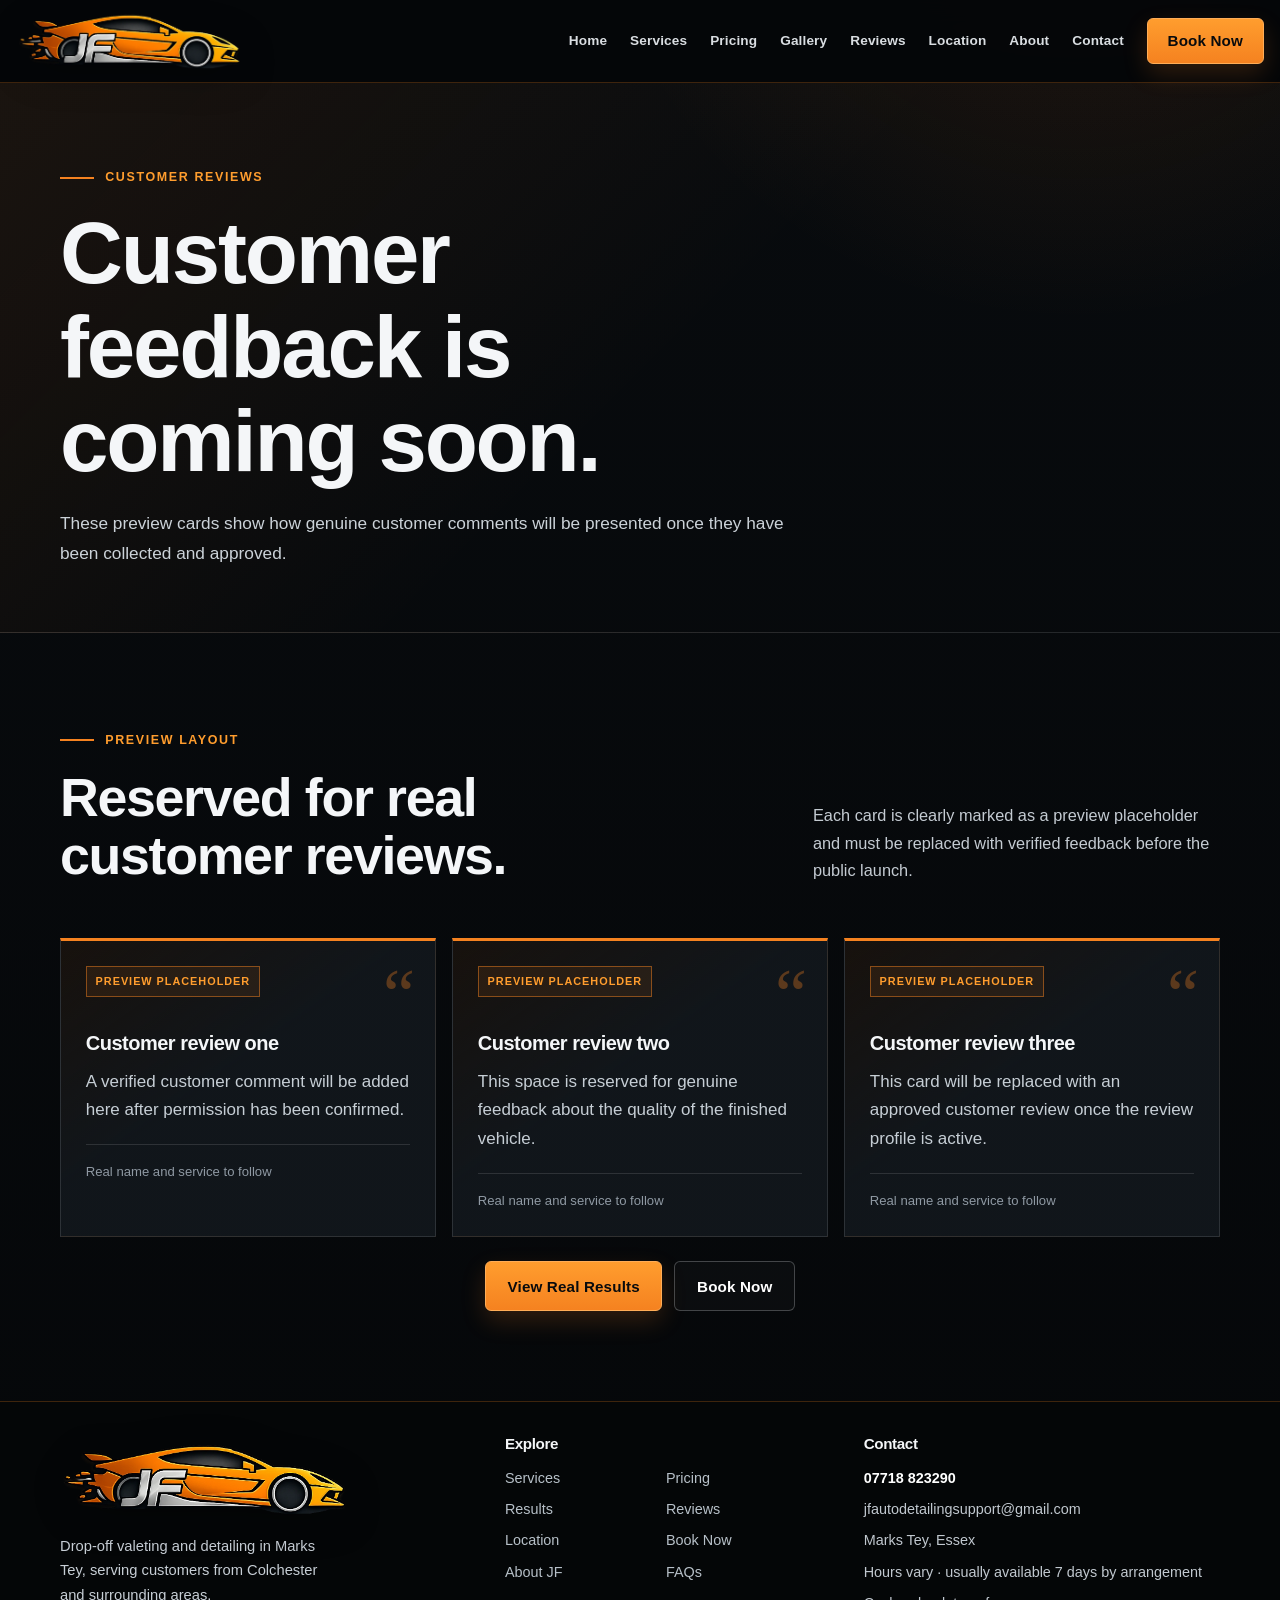
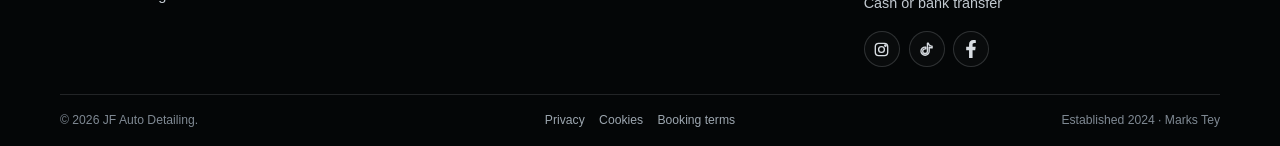
<file: reviews.html>
<!DOCTYPE html>
<html lang="en">
<head>
<meta charset="utf-8">
<meta name="viewport" content="width=device-width,initial-scale=1.0">
<meta name="description" content="Customer review information and real detailing results from JF Auto Detailing in Marks Tey.">
<meta name="theme-color" content="#050709">
<title>Reviews | JF Auto Detailing</title>
<link rel="canonical" href="https://jfautodetailing.co.uk/reviews.html">
<link rel="icon" href="assets/images/favicon-jf.ico?v=11" sizes="any">
<link rel="icon" href="assets/images/favicon-jf-32.png?v=11" sizes="32x32" type="image/png">
<link rel="apple-touch-icon" href="assets/images/favicon-jf-180.png?v=11" sizes="180x180">

<script>document.documentElement.classList.add('js');</script>
<link rel="stylesheet" href="assets/css/style.css?v=17">
<script defer src="assets/js/site-config.js?v=12"></script>
<script defer src="assets/js/script.js?v=13"></script>
</head><body>
<a class="skip-link" href="#main-content">Skip to main content</a>
<header class="site-header">
  <div class="container nav-wrap">
    <a class="logo" href="index.html" aria-label="JF Auto Detailing homepage">
      <img class="logo-img" src="assets/images/jf-mark-transparent.webp" width="974" height="249" alt="JF Auto Detailing">
    </a>
    <button class="menu-toggle" type="button" aria-label="Open navigation" aria-expanded="false" aria-controls="main-navigation"><span></span></button>
    <nav aria-label="Main navigation">
      <ul class="nav-links" id="main-navigation"><li><a href="index.html">Home</a></li><li><a href="services.html">Services</a></li><li><a href="pricing.html">Pricing</a></li><li><a href="gallery.html">Gallery</a></li><li><a href="reviews.html" class="active" aria-current="page">Reviews</a></li><li><a href="areas.html">Location</a></li><li><a href="about.html">About</a></li><li><a href="contact.html">Contact</a></li><li class="nav-socials"><a class="social-icon" data-social="instagram" href="#" aria-label="Instagram"><svg aria-hidden="true" viewBox="0 0 24 24"><rect x="3.25" y="3.25" width="17.5" height="17.5" rx="4.75"></rect><circle cx="12" cy="12" r="4.1"></circle><circle cx="17.55" cy="6.45" r="1.05"></circle></svg><span class="sr-only">Instagram</span></a><a class="social-icon" data-social="tiktok" href="#" aria-label="TikTok"><svg aria-hidden="true" viewBox="0 0 24 24"><path d="M14.7 3.2c.34 1.9 1.37 3.09 3.27 3.77.63.22 1.28.33 1.93.34v2.48a8.17 8.17 0 0 1-4.1-1.08v5.62a5.8 5.8 0 1 1-5.8-5.79c.33 0 .65.03.96.08v2.53a3.28 3.28 0 0 0-.96-.14 3.31 3.31 0 1 0 3.31 3.32V3.2h1.39Z"></path></svg><span class="sr-only">TikTok</span></a><a class="social-icon" data-social="facebook" href="#" aria-label="Facebook"><svg aria-hidden="true" viewBox="0 0 320 512"><path d="M279.14 288l14.22-92.66h-88.91v-60.13c0-25.35 12.42-50.06 52.24-50.06H297V6.26S260.43 0 225.36 0c-73.22 0-121.08 44.38-121.08 124.72v70.62H22.89V288h81.39v224h100.17V288z"></path></svg><span class="sr-only">Facebook</span></a></li><li class="nav-cta"><a class="btn btn-primary" href="booking.html">Book Now</a></li></ul>
    </nav>
  </div>
</header><main id="main-content">
<section class="page-hero"><div class="container"><span class="eyebrow">Customer reviews</span><h1>Customer feedback is coming soon.</h1><p>These preview cards show how genuine customer comments will be presented once they have been collected and approved.</p></div></section>
<section class="section"><div class="container">
  <div class="section-head reveal"><div><span class="section-kicker">Preview layout</span><h2>Reserved for real customer reviews.</h2></div><p>Each card is clearly marked as a preview placeholder and must be replaced with verified feedback before the public launch.</p></div>
  <div class="review-grid reveal">
    <article class="review-card review-placeholder"><span class="review-label">Preview placeholder</span><span class="review-quote" aria-hidden="true">“</span><h3>Customer review one</h3><p>A verified customer comment will be added here after permission has been confirmed.</p><span class="review-source">Real name and service to follow</span></article>
    <article class="review-card review-placeholder"><span class="review-label">Preview placeholder</span><span class="review-quote" aria-hidden="true">“</span><h3>Customer review two</h3><p>This space is reserved for genuine feedback about the quality of the finished vehicle.</p><span class="review-source">Real name and service to follow</span></article>
    <article class="review-card review-placeholder"><span class="review-label">Preview placeholder</span><span class="review-quote" aria-hidden="true">“</span><h3>Customer review three</h3><p>This card will be replaced with an approved customer review once the review profile is active.</p><span class="review-source">Real name and service to follow</span></article>
  </div>
  <div class="review-actions reveal"><a class="btn btn-primary" href="gallery.html">View Real Results</a><a class="btn btn-secondary" href="booking.html">Book Now</a></div>
</div></section>
</main><div class="mobile-actions" aria-label="Quick contact actions">
  <a class="btn btn-secondary" data-phone-link href="tel:+447718823290">Call</a>
  <a class="btn btn-primary" data-sms-link data-mobile-label="Text JF" data-desktop-label="Email JF" href="sms:+447718823290">Text JF</a>
</div>
<footer class="site-footer">
  <div class="container">
    <div class="footer-grid">
      <div class="footer-brand">
        <a class="logo footer-logo" href="index.html" aria-label="JF Auto Detailing homepage">
          <img class="logo-img" src="assets/images/jf-mark-transparent.webp" width="974" height="249" alt="JF Auto Detailing" loading="lazy">
        </a>
        <p data-config-text="footerDescription">Drop-off valeting and detailing in Marks Tey.</p>
      </div>
      <div>
        <h4>Explore</h4>
        <ul class="footer-links">
          <li><a href="services.html">Services</a></li>
          <li><a href="pricing.html">Pricing</a></li>
          <li><a href="gallery.html">Results</a></li>
          <li><a href="reviews.html">Reviews</a></li>
          <li><a href="areas.html">Location</a></li>
          <li><a href="booking.html">Book Now</a></li>
          <li><a href="about.html">About JF</a></li>
          <li><a href="faq.html">FAQs</a></li>
        </ul>
      </div>
      <div>
        <h4>Contact</h4>
        <div class="footer-contact">
          <a data-phone-link href="tel:+447718823290">07718 823290</a>
          <a data-email-link href="mailto:jfautodetailingsupport@gmail.com">jfautodetailingsupport@gmail.com</a>
          <a href="areas.html">Marks Tey, Essex</a>
          <span data-config-text="hoursShort">Hours vary · usually available 7 days by arrangement</span>
          <span>Cash or bank transfer</span>
        </div>
        <div class="social-row"><a class="social-icon" data-social="instagram" href="#" aria-label="Instagram"><svg aria-hidden="true" viewBox="0 0 24 24"><rect x="3.25" y="3.25" width="17.5" height="17.5" rx="4.75"></rect><circle cx="12" cy="12" r="4.1"></circle><circle cx="17.55" cy="6.45" r="1.05"></circle></svg><span class="sr-only">Instagram</span></a><a class="social-icon" data-social="tiktok" href="#" aria-label="TikTok"><svg aria-hidden="true" viewBox="0 0 24 24"><path d="M14.7 3.2c.34 1.9 1.37 3.09 3.27 3.77.63.22 1.28.33 1.93.34v2.48a8.17 8.17 0 0 1-4.1-1.08v5.62a5.8 5.8 0 1 1-5.8-5.79c.33 0 .65.03.96.08v2.53a3.28 3.28 0 0 0-.96-.14 3.31 3.31 0 1 0 3.31 3.32V3.2h1.39Z"></path></svg><span class="sr-only">TikTok</span></a><a class="social-icon" data-social="facebook" href="#" aria-label="Facebook"><svg aria-hidden="true" viewBox="0 0 320 512"><path d="M279.14 288l14.22-92.66h-88.91v-60.13c0-25.35 12.42-50.06 52.24-50.06H297V6.26S260.43 0 225.36 0c-73.22 0-121.08 44.38-121.08 124.72v70.62H22.89V288h81.39v224h100.17V288z"></path></svg><span class="sr-only">Facebook</span></a></div>
      </div>
    </div>
    <div class="footer-bottom">
      <span>© <span data-year></span> JF Auto Detailing.</span>
      <nav class="footer-legal" aria-label="Legal information">
        <a href="privacy.html">Privacy</a>
        <a href="cookies.html">Cookies</a>
        <a href="terms.html">Booking terms</a>
      </nav>
      <span>Established 2024 · Marks Tey</span>
    </div>
  </div>
</footer>
</body>
</html>
</file>
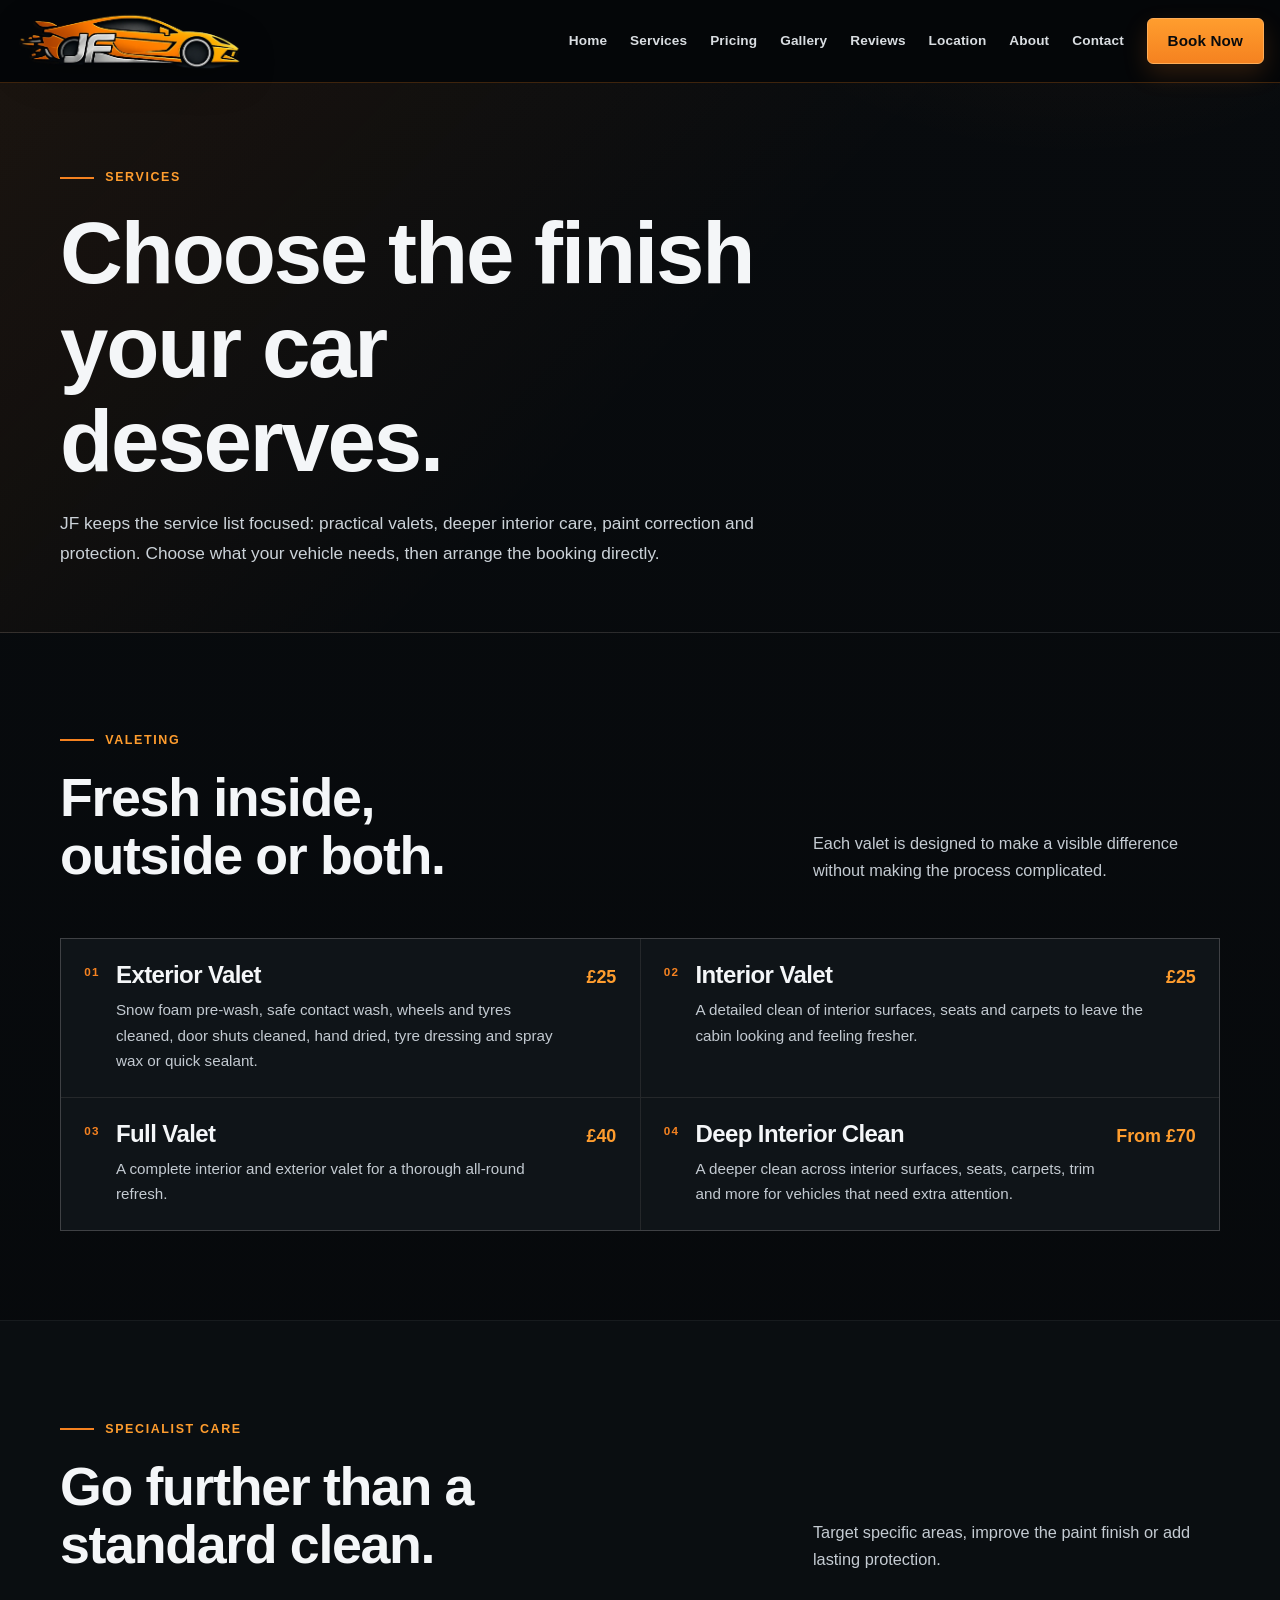
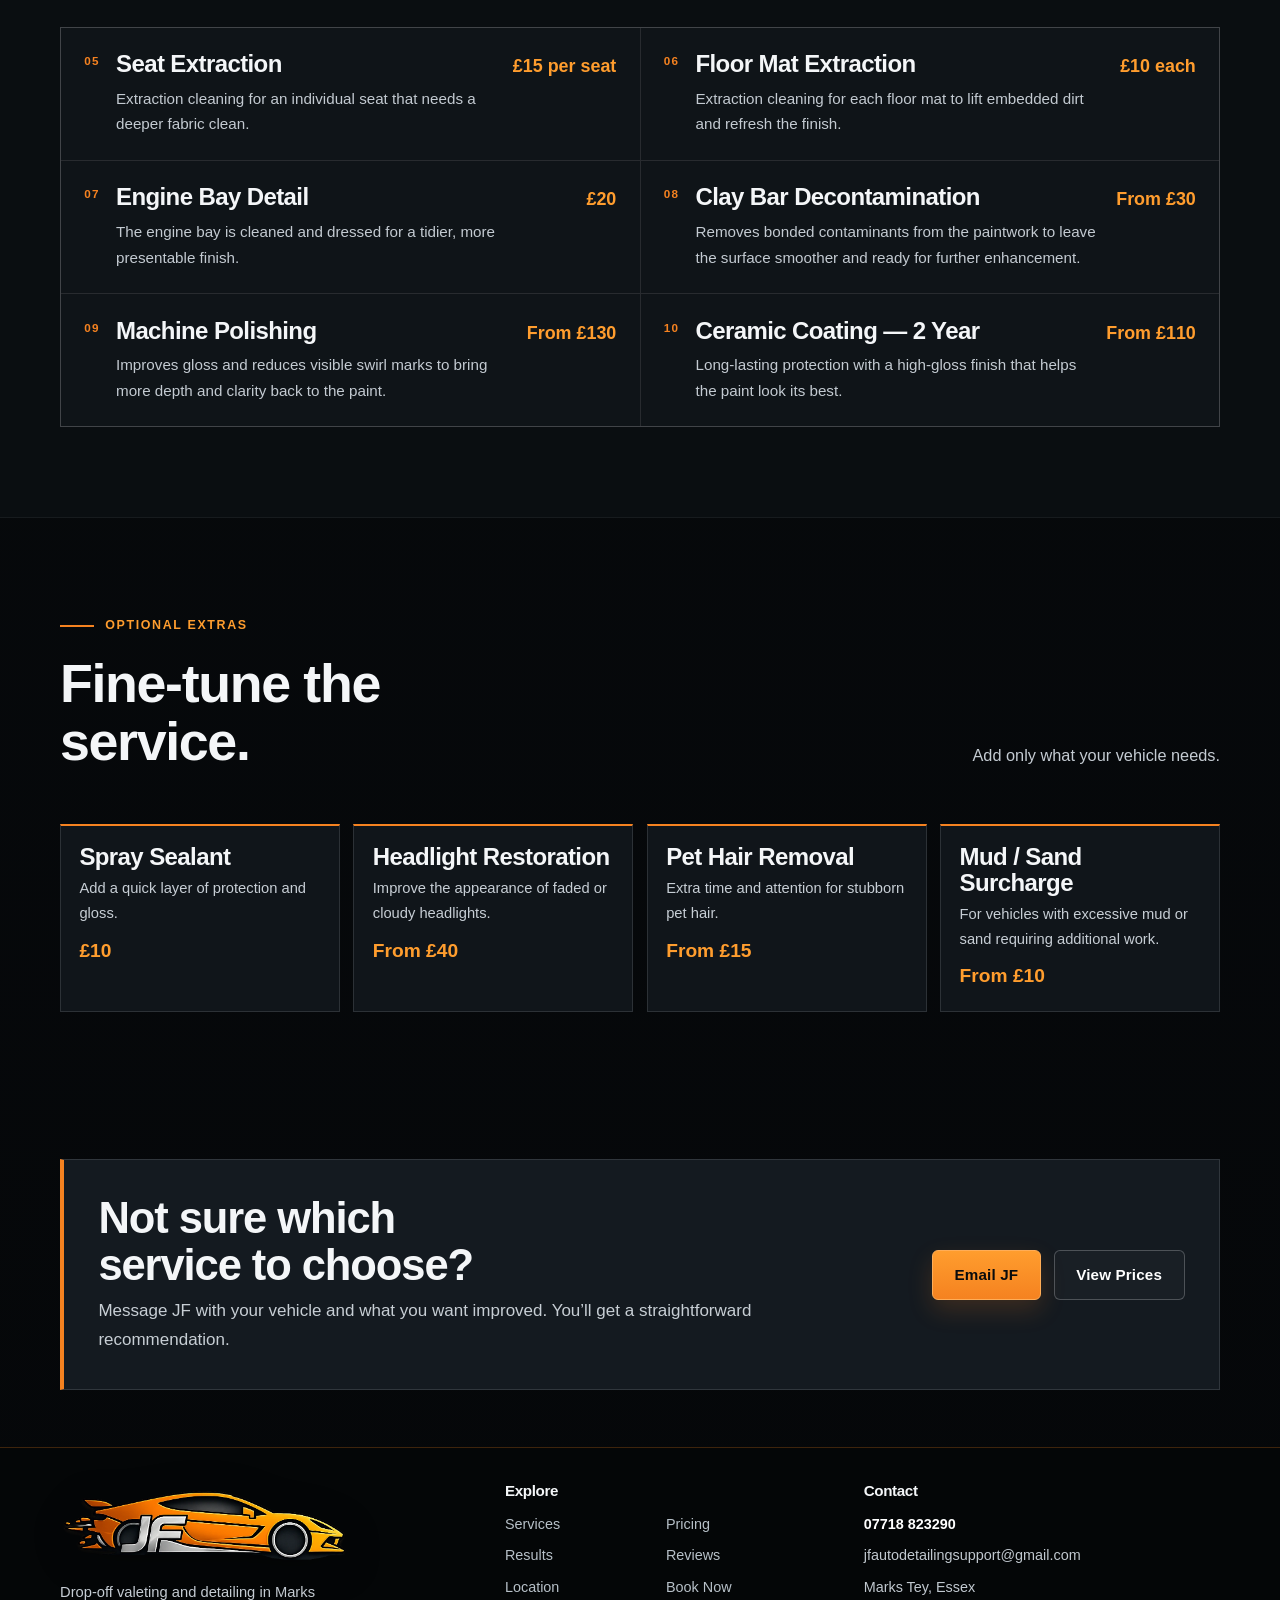
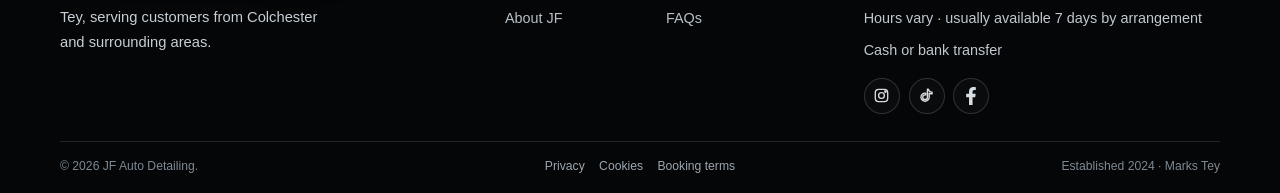
<file: services.html>
<!DOCTYPE html>
<html lang="en">
<head>
<meta charset="utf-8">
<meta name="viewport" content="width=device-width,initial-scale=1.0">
<meta name="description" content="Exterior and interior valets, deep interior cleaning, machine polishing and ceramic coating in Marks Tey.">
<meta name="theme-color" content="#050709">
<title>Services | JF Auto Detailing</title>
<link rel="canonical" href="https://jfautodetailing.co.uk/services.html">
<link rel="icon" href="assets/images/favicon-jf.ico?v=11" sizes="any">
<link rel="icon" href="assets/images/favicon-jf-32.png?v=11" sizes="32x32" type="image/png">
<link rel="apple-touch-icon" href="assets/images/favicon-jf-180.png?v=11" sizes="180x180">

<script>document.documentElement.classList.add('js');</script>
<link rel="stylesheet" href="assets/css/style.css?v=17">
<script defer src="assets/js/site-config.js?v=12"></script>
<script defer src="assets/js/script.js?v=13"></script>
</head><body>
<a class="skip-link" href="#main-content">Skip to main content</a>
<header class="site-header">
  <div class="container nav-wrap">
    <a class="logo" href="index.html" aria-label="JF Auto Detailing homepage">
      <img class="logo-img" src="assets/images/jf-mark-transparent.webp" width="974" height="249" alt="JF Auto Detailing">
    </a>
    <button class="menu-toggle" type="button" aria-label="Open navigation" aria-expanded="false" aria-controls="main-navigation"><span></span></button>
    <nav aria-label="Main navigation">
      <ul class="nav-links" id="main-navigation"><li><a href="index.html">Home</a></li><li><a href="services.html" class="active" aria-current="page">Services</a></li><li><a href="pricing.html">Pricing</a></li><li><a href="gallery.html">Gallery</a></li><li><a href="reviews.html">Reviews</a></li><li><a href="areas.html">Location</a></li><li><a href="about.html">About</a></li><li><a href="contact.html">Contact</a></li><li class="nav-socials"><a class="social-icon" data-social="instagram" href="#" aria-label="Instagram"><svg aria-hidden="true" viewBox="0 0 24 24"><rect x="3.25" y="3.25" width="17.5" height="17.5" rx="4.75"></rect><circle cx="12" cy="12" r="4.1"></circle><circle cx="17.55" cy="6.45" r="1.05"></circle></svg><span class="sr-only">Instagram</span></a><a class="social-icon" data-social="tiktok" href="#" aria-label="TikTok"><svg aria-hidden="true" viewBox="0 0 24 24"><path d="M14.7 3.2c.34 1.9 1.37 3.09 3.27 3.77.63.22 1.28.33 1.93.34v2.48a8.17 8.17 0 0 1-4.1-1.08v5.62a5.8 5.8 0 1 1-5.8-5.79c.33 0 .65.03.96.08v2.53a3.28 3.28 0 0 0-.96-.14 3.31 3.31 0 1 0 3.31 3.32V3.2h1.39Z"></path></svg><span class="sr-only">TikTok</span></a><a class="social-icon" data-social="facebook" href="#" aria-label="Facebook"><svg aria-hidden="true" viewBox="0 0 320 512"><path d="M279.14 288l14.22-92.66h-88.91v-60.13c0-25.35 12.42-50.06 52.24-50.06H297V6.26S260.43 0 225.36 0c-73.22 0-121.08 44.38-121.08 124.72v70.62H22.89V288h81.39v224h100.17V288z"></path></svg><span class="sr-only">Facebook</span></a></li><li class="nav-cta"><a class="btn btn-primary" href="booking.html">Book Now</a></li></ul>
    </nav>
  </div>
</header><main id="main-content">
<section class="page-hero"><div class="container"><span class="eyebrow">Services</span><h1>Choose the finish your car deserves.</h1><p>JF keeps the service list focused: practical valets, deeper interior care, paint correction and protection. Choose what your vehicle needs, then arrange the booking directly.</p></div></section>
<section class="section"><div class="container">
  <div class="section-head reveal"><div><span class="section-kicker">Valeting</span><h2>Fresh inside, outside or both.</h2></div><p>Each valet is designed to make a visible difference without making the process complicated.</p></div>
  <div class="service-list reveal">
    <article class="service-item"><span class="service-index">01</span><div><h3>Exterior Valet</h3><p>Snow foam pre-wash, safe contact wash, wheels and tyres cleaned, door shuts cleaned, hand dried, tyre dressing and spray wax or quick sealant.</p></div><strong class="service-price">£25</strong></article>
    <article class="service-item"><span class="service-index">02</span><div><h3>Interior Valet</h3><p>A detailed clean of interior surfaces, seats and carpets to leave the cabin looking and feeling fresher.</p></div><strong class="service-price">£25</strong></article>
    <article class="service-item"><span class="service-index">03</span><div><h3>Full Valet</h3><p>A complete interior and exterior valet for a thorough all-round refresh.</p></div><strong class="service-price">£40</strong></article>
    <article class="service-item"><span class="service-index">04</span><div><h3>Deep Interior Clean</h3><p>A deeper clean across interior surfaces, seats, carpets, trim and more for vehicles that need extra attention.</p></div><strong class="service-price">From £70</strong></article>
  </div>
</div></section>
<section class="section section-dark"><div class="container">
  <div class="section-head reveal"><div><span class="section-kicker">Specialist care</span><h2>Go further than a standard clean.</h2></div><p>Target specific areas, improve the paint finish or add lasting protection.</p></div>
  <div class="service-list reveal">
    <article class="service-item"><span class="service-index">05</span><div><h3>Seat Extraction</h3><p>Extraction cleaning for an individual seat that needs a deeper fabric clean.</p></div><strong class="service-price">£15 per seat</strong></article>
    <article class="service-item"><span class="service-index">06</span><div><h3>Floor Mat Extraction</h3><p>Extraction cleaning for each floor mat to lift embedded dirt and refresh the finish.</p></div><strong class="service-price">£10 each</strong></article>
    <article class="service-item"><span class="service-index">07</span><div><h3>Engine Bay Detail</h3><p>The engine bay is cleaned and dressed for a tidier, more presentable finish.</p></div><strong class="service-price">£20</strong></article>
    <article class="service-item"><span class="service-index">08</span><div><h3>Clay Bar Decontamination</h3><p>Removes bonded contaminants from the paintwork to leave the surface smoother and ready for further enhancement.</p></div><strong class="service-price">From £30</strong></article>
    <article class="service-item"><span class="service-index">09</span><div><h3>Machine Polishing</h3><p>Improves gloss and reduces visible swirl marks to bring more depth and clarity back to the paint.</p></div><strong class="service-price">From £130</strong></article>
    <article class="service-item"><span class="service-index">10</span><div><h3>Ceramic Coating — 2 Year</h3><p>Long-lasting protection with a high-gloss finish that helps the paint look its best.</p></div><strong class="service-price">From £110</strong></article>
  </div>
</div></section>
<section class="section"><div class="container">
  <div class="section-head reveal"><div><span class="section-kicker">Optional extras</span><h2>Fine-tune the service.</h2></div><p>Add only what your vehicle needs.</p></div>
  <div class="extra-grid reveal">
    <article class="extra"><h3>Spray Sealant</h3><p>Add a quick layer of protection and gloss.</p><strong>£10</strong></article>
    <article class="extra"><h3>Headlight Restoration</h3><p>Improve the appearance of faded or cloudy headlights.</p><strong>From £40</strong></article>
    <article class="extra"><h3>Pet Hair Removal</h3><p>Extra time and attention for stubborn pet hair.</p><strong>From £15</strong></article>
    <article class="extra"><h3>Mud / Sand Surcharge</h3><p>For vehicles with excessive mud or sand requiring additional work.</p><strong>From £10</strong></article>
  </div>
</div></section>
<section class="section-tight"><div class="container"><div class="cta-band reveal"><div><h2>Not sure which service to choose?</h2><p>Message JF with your vehicle and what you want improved. You’ll get a straightforward recommendation.</p></div><div class="button-row"><a class="btn btn-primary" data-sms-link data-mobile-label="Text JF" data-desktop-label="Email JF" href="sms:+447718823290">Text JF</a><a class="btn btn-secondary" href="pricing.html">View Prices</a></div></div></div></section>
</main><div class="mobile-actions" aria-label="Quick contact actions">
  <a class="btn btn-secondary" data-phone-link href="tel:+447718823290">Call</a>
  <a class="btn btn-primary" data-sms-link data-mobile-label="Text JF" data-desktop-label="Email JF" href="sms:+447718823290">Text JF</a>
</div>
<footer class="site-footer">
  <div class="container">
    <div class="footer-grid">
      <div class="footer-brand">
        <a class="logo footer-logo" href="index.html" aria-label="JF Auto Detailing homepage">
          <img class="logo-img" src="assets/images/jf-mark-transparent.webp" width="974" height="249" alt="JF Auto Detailing" loading="lazy">
        </a>
        <p data-config-text="footerDescription">Drop-off valeting and detailing in Marks Tey.</p>
      </div>
      <div>
        <h4>Explore</h4>
        <ul class="footer-links">
          <li><a href="services.html">Services</a></li>
          <li><a href="pricing.html">Pricing</a></li>
          <li><a href="gallery.html">Results</a></li>
          <li><a href="reviews.html">Reviews</a></li>
          <li><a href="areas.html">Location</a></li>
          <li><a href="booking.html">Book Now</a></li>
          <li><a href="about.html">About JF</a></li>
          <li><a href="faq.html">FAQs</a></li>
        </ul>
      </div>
      <div>
        <h4>Contact</h4>
        <div class="footer-contact">
          <a data-phone-link href="tel:+447718823290">07718 823290</a>
          <a data-email-link href="mailto:jfautodetailingsupport@gmail.com">jfautodetailingsupport@gmail.com</a>
          <a href="areas.html">Marks Tey, Essex</a>
          <span data-config-text="hoursShort">Hours vary · usually available 7 days by arrangement</span>
          <span>Cash or bank transfer</span>
        </div>
        <div class="social-row"><a class="social-icon" data-social="instagram" href="#" aria-label="Instagram"><svg aria-hidden="true" viewBox="0 0 24 24"><rect x="3.25" y="3.25" width="17.5" height="17.5" rx="4.75"></rect><circle cx="12" cy="12" r="4.1"></circle><circle cx="17.55" cy="6.45" r="1.05"></circle></svg><span class="sr-only">Instagram</span></a><a class="social-icon" data-social="tiktok" href="#" aria-label="TikTok"><svg aria-hidden="true" viewBox="0 0 24 24"><path d="M14.7 3.2c.34 1.9 1.37 3.09 3.27 3.77.63.22 1.28.33 1.93.34v2.48a8.17 8.17 0 0 1-4.1-1.08v5.62a5.8 5.8 0 1 1-5.8-5.79c.33 0 .65.03.96.08v2.53a3.28 3.28 0 0 0-.96-.14 3.31 3.31 0 1 0 3.31 3.32V3.2h1.39Z"></path></svg><span class="sr-only">TikTok</span></a><a class="social-icon" data-social="facebook" href="#" aria-label="Facebook"><svg aria-hidden="true" viewBox="0 0 320 512"><path d="M279.14 288l14.22-92.66h-88.91v-60.13c0-25.35 12.42-50.06 52.24-50.06H297V6.26S260.43 0 225.36 0c-73.22 0-121.08 44.38-121.08 124.72v70.62H22.89V288h81.39v224h100.17V288z"></path></svg><span class="sr-only">Facebook</span></a></div>
      </div>
    </div>
    <div class="footer-bottom">
      <span>© <span data-year></span> JF Auto Detailing.</span>
      <nav class="footer-legal" aria-label="Legal information">
        <a href="privacy.html">Privacy</a>
        <a href="cookies.html">Cookies</a>
        <a href="terms.html">Booking terms</a>
      </nav>
      <span>Established 2024 · Marks Tey</span>
    </div>
  </div>
</footer>
</body>
</html>
</file>
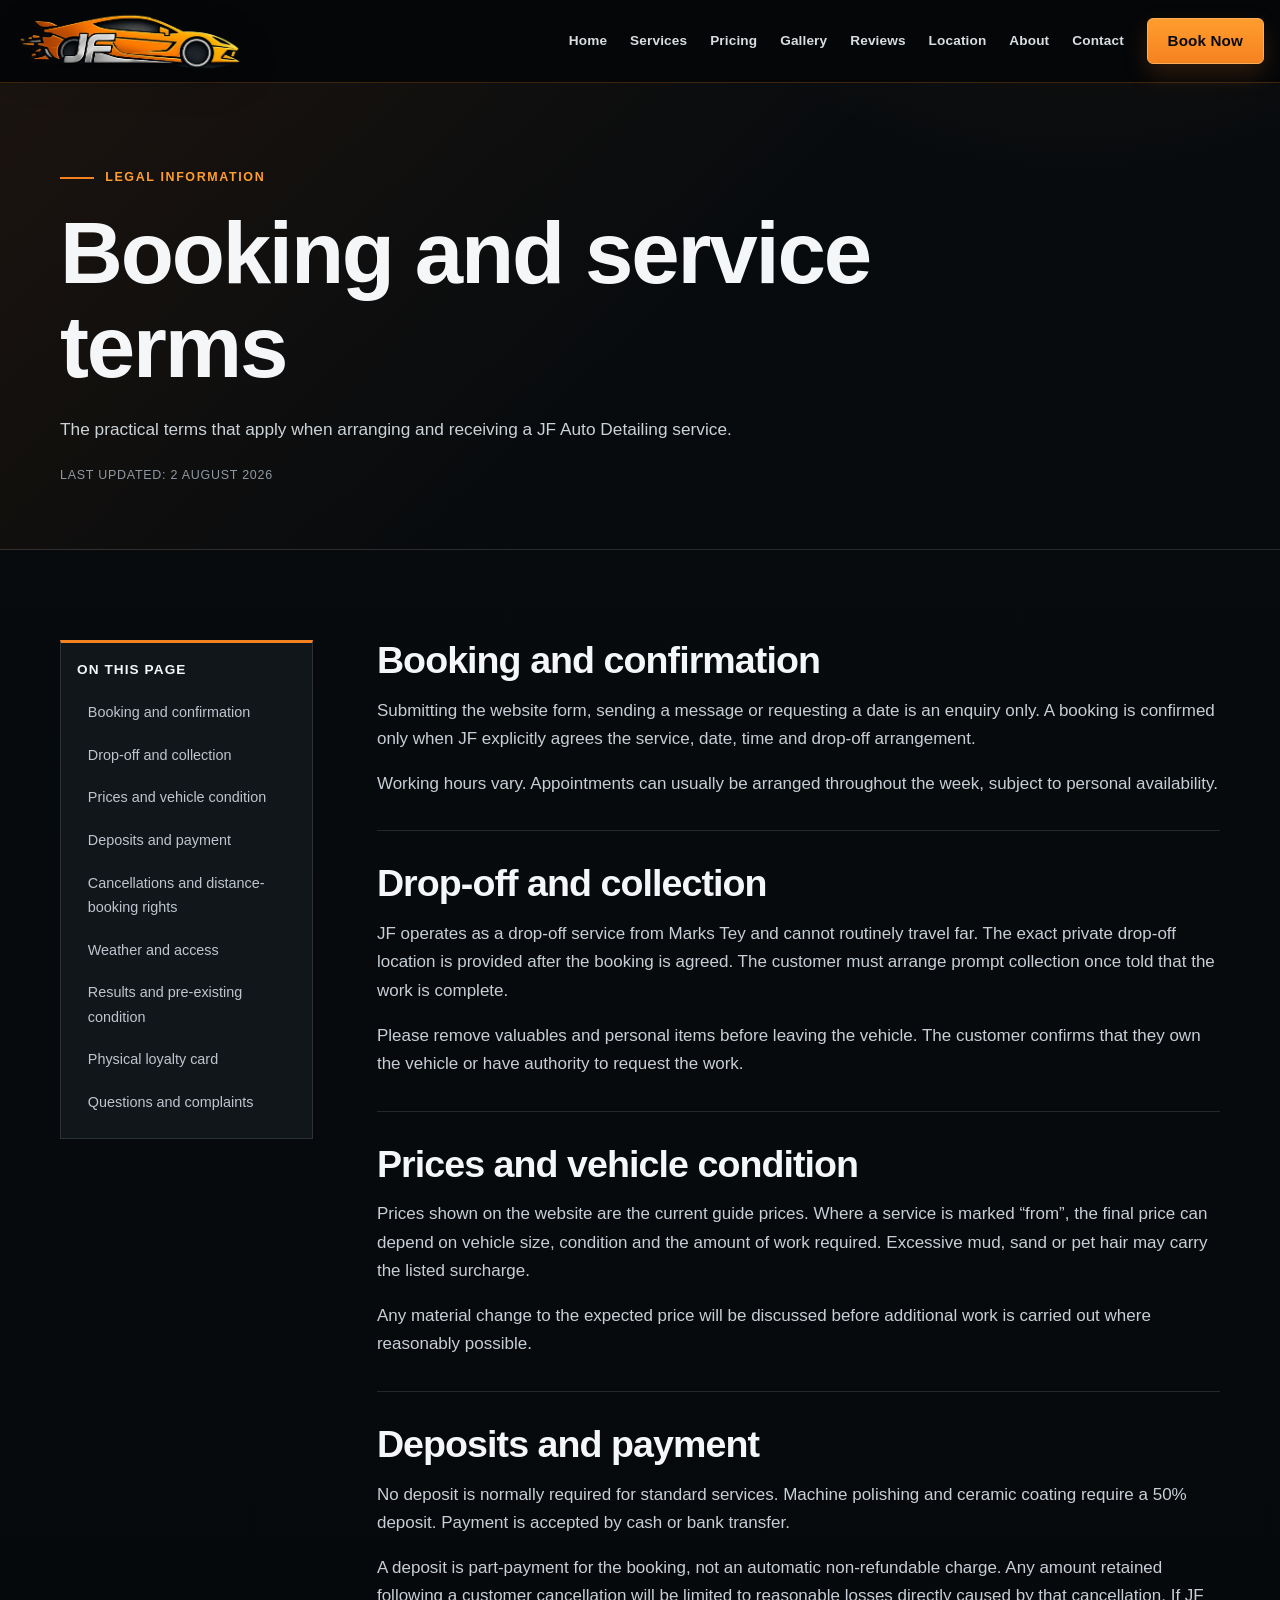
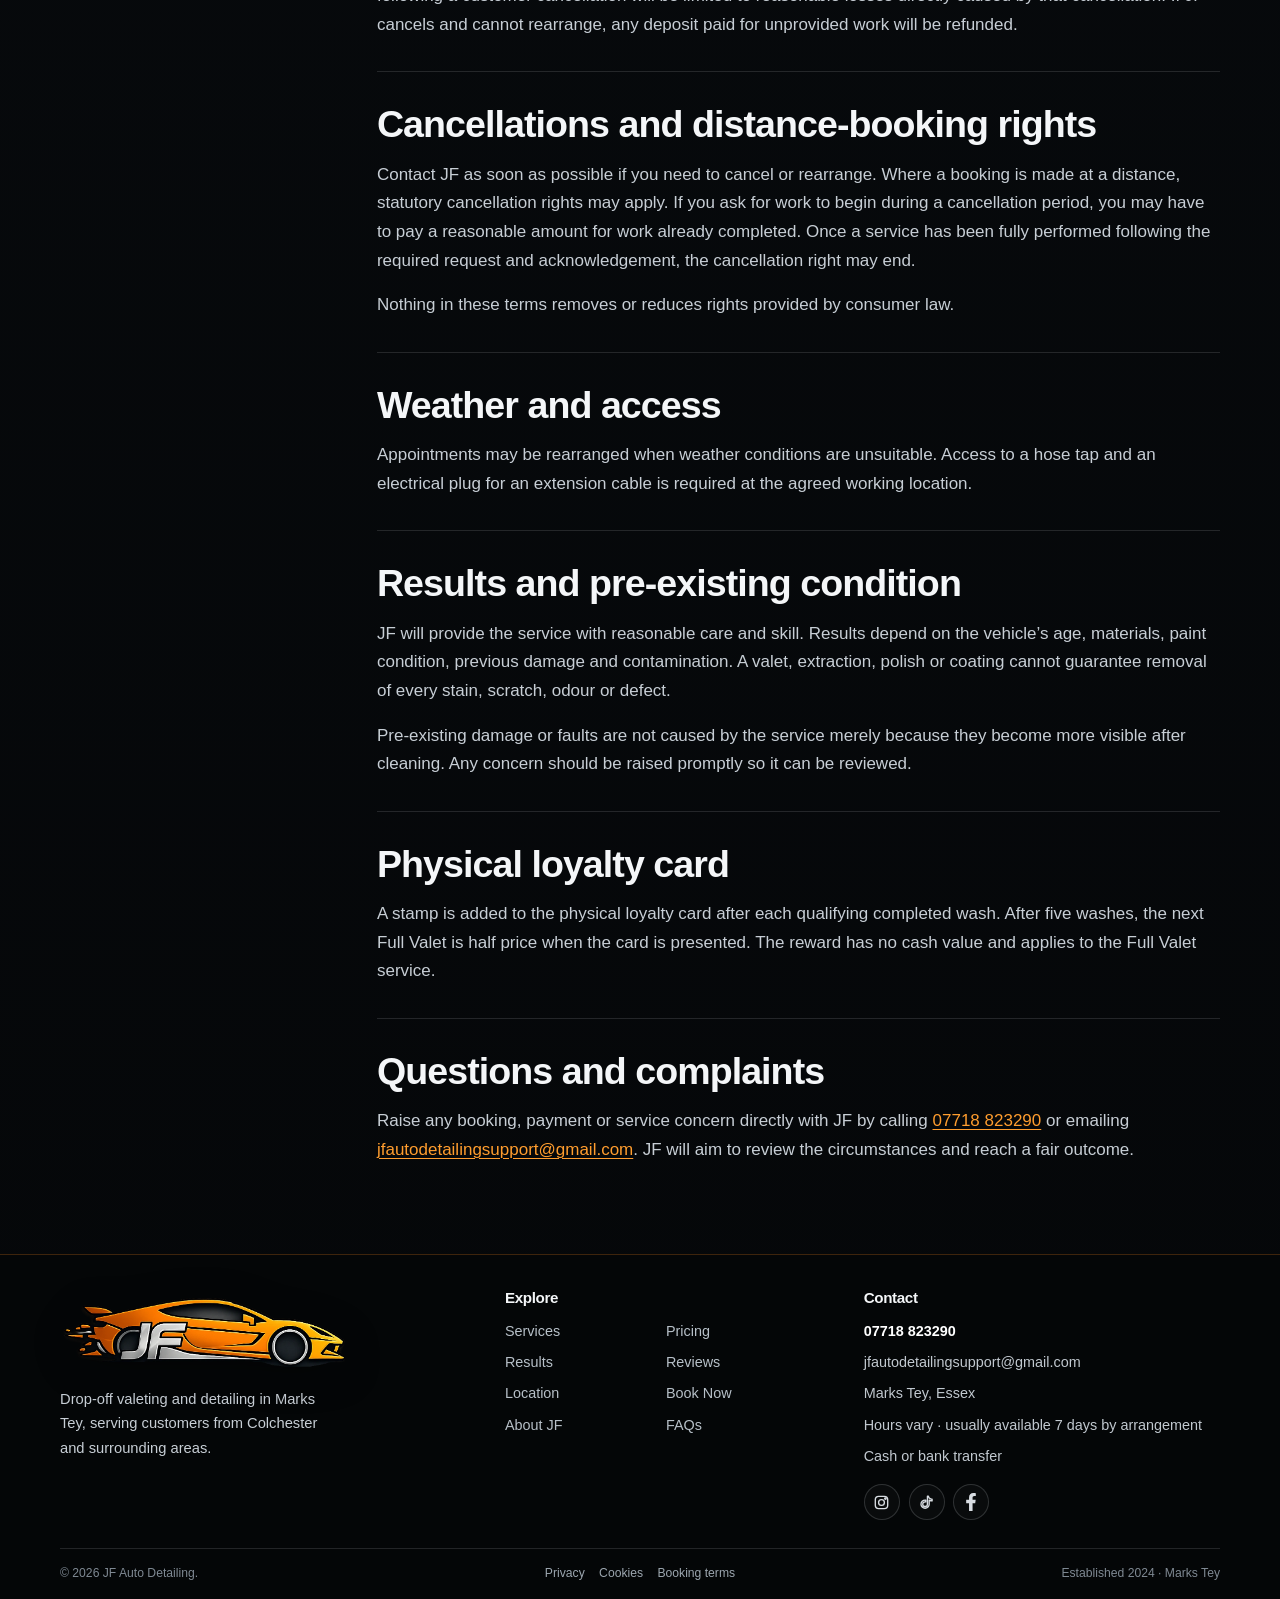
<file: terms.html>
<!DOCTYPE html>
<html lang="en">
<head>
<meta charset="utf-8">
<meta name="viewport" content="width=device-width,initial-scale=1.0">
<meta name="description" content="Booking, deposit, cancellation, drop-off and loyalty-card terms for JF Auto Detailing.">
<meta name="theme-color" content="#050709">
<title>Booking Terms | JF Auto Detailing</title>
<link rel="canonical" href="https://jfautodetailing.co.uk/terms.html">
<link rel="icon" href="assets/images/favicon-jf.ico?v=11" sizes="any">
<link rel="icon" href="assets/images/favicon-jf-32.png?v=11" sizes="32x32" type="image/png">
<link rel="apple-touch-icon" href="assets/images/favicon-jf-180.png?v=11" sizes="180x180">
<script>document.documentElement.classList.add('js');</script>
<link rel="stylesheet" href="assets/css/style.css?v=17">
<script defer src="assets/js/site-config.js?v=12"></script>
<script defer src="assets/js/script.js?v=13"></script>
</head><body>
<a class="skip-link" href="#main-content">Skip to main content</a>
<header class="site-header">
  <div class="container nav-wrap">
    <a class="logo" href="index.html" aria-label="JF Auto Detailing homepage">
      <img class="logo-img" src="assets/images/jf-mark-transparent.webp" width="974" height="249" alt="JF Auto Detailing">
    </a>
    <button class="menu-toggle" type="button" aria-label="Open navigation" aria-expanded="false" aria-controls="main-navigation"><span></span></button>
    <nav aria-label="Main navigation">
      <ul class="nav-links" id="main-navigation"><li><a href="index.html">Home</a></li><li><a href="services.html">Services</a></li><li><a href="pricing.html">Pricing</a></li><li><a href="gallery.html">Gallery</a></li><li><a href="reviews.html">Reviews</a></li><li><a href="areas.html">Location</a></li><li><a href="about.html">About</a></li><li><a href="contact.html">Contact</a></li><li class="nav-socials"><a class="social-icon" data-social="instagram" href="#" aria-label="Instagram"><svg aria-hidden="true" viewBox="0 0 24 24"><rect x="3.25" y="3.25" width="17.5" height="17.5" rx="4.75"></rect><circle cx="12" cy="12" r="4.1"></circle><circle cx="17.55" cy="6.45" r="1.05"></circle></svg><span class="sr-only">Instagram</span></a><a class="social-icon" data-social="tiktok" href="#" aria-label="TikTok"><svg aria-hidden="true" viewBox="0 0 24 24"><path d="M14.7 3.2c.34 1.9 1.37 3.09 3.27 3.77.63.22 1.28.33 1.93.34v2.48a8.17 8.17 0 0 1-4.1-1.08v5.62a5.8 5.8 0 1 1-5.8-5.79c.33 0 .65.03.96.08v2.53a3.28 3.28 0 0 0-.96-.14 3.31 3.31 0 1 0 3.31 3.32V3.2h1.39Z"></path></svg><span class="sr-only">TikTok</span></a><a class="social-icon" data-social="facebook" href="#" aria-label="Facebook"><svg aria-hidden="true" viewBox="0 0 320 512"><path d="M279.14 288l14.22-92.66h-88.91v-60.13c0-25.35 12.42-50.06 52.24-50.06H297V6.26S260.43 0 225.36 0c-73.22 0-121.08 44.38-121.08 124.72v70.62H22.89V288h81.39v224h100.17V288z"></path></svg><span class="sr-only">Facebook</span></a></li><li class="nav-cta"><a class="btn btn-primary" href="booking.html">Book Now</a></li></ul>
    </nav>
  </div>
</header>
<main id="main-content">
<section class="page-hero legal-hero"><div class="container"><span class="eyebrow">Legal information</span><h1>Booking and service terms</h1><p>The practical terms that apply when arranging and receiving a JF Auto Detailing service.</p><span class="legal-updated">Last updated: 2 August 2026</span></div></section>
<section class="section"><div class="container legal-layout">
  <aside class="legal-nav" aria-label="On this page"><strong>On this page</strong><a href="#booking">Booking and confirmation</a>
          <a href="#drop-off">Drop-off and collection</a>
          <a href="#prices">Prices and vehicle condition</a>
          <a href="#deposits">Deposits and payment</a>
          <a href="#cancellation">Cancellations and distance-booking rights</a>
          <a href="#weather">Weather and access</a>
          <a href="#results">Results and pre-existing condition</a>
          <a href="#loyalty">Physical loyalty card</a>
          <a href="#complaints">Questions and complaints</a></aside>
  <div class="legal-content"><section class="legal-section" id="booking"><h2>Booking and confirmation</h2><p>Submitting the website form, sending a message or requesting a date is an enquiry only. A booking is confirmed only when JF explicitly agrees the service, date, time and drop-off arrangement.</p><p>Working hours vary. Appointments can usually be arranged throughout the week, subject to personal availability.</p></section>
        <section class="legal-section" id="drop-off"><h2>Drop-off and collection</h2><p>JF operates as a drop-off service from Marks Tey and cannot routinely travel far. The exact private drop-off location is provided after the booking is agreed. The customer must arrange prompt collection once told that the work is complete.</p><p>Please remove valuables and personal items before leaving the vehicle. The customer confirms that they own the vehicle or have authority to request the work.</p></section>
        <section class="legal-section" id="prices"><h2>Prices and vehicle condition</h2><p>Prices shown on the website are the current guide prices. Where a service is marked “from”, the final price can depend on vehicle size, condition and the amount of work required. Excessive mud, sand or pet hair may carry the listed surcharge.</p><p>Any material change to the expected price will be discussed before additional work is carried out where reasonably possible.</p></section>
        <section class="legal-section" id="deposits"><h2>Deposits and payment</h2><p>No deposit is normally required for standard services. Machine polishing and ceramic coating require a 50% deposit. Payment is accepted by cash or bank transfer.</p><p>A deposit is part-payment for the booking, not an automatic non-refundable charge. Any amount retained following a customer cancellation will be limited to reasonable losses directly caused by that cancellation. If JF cancels and cannot rearrange, any deposit paid for unprovided work will be refunded.</p></section>
        <section class="legal-section" id="cancellation"><h2>Cancellations and distance-booking rights</h2><p>Contact JF as soon as possible if you need to cancel or rearrange. Where a booking is made at a distance, statutory cancellation rights may apply. If you ask for work to begin during a cancellation period, you may have to pay a reasonable amount for work already completed. Once a service has been fully performed following the required request and acknowledgement, the cancellation right may end.</p><p>Nothing in these terms removes or reduces rights provided by consumer law.</p></section>
        <section class="legal-section" id="weather"><h2>Weather and access</h2><p>Appointments may be rearranged when weather conditions are unsuitable. Access to a hose tap and an electrical plug for an extension cable is required at the agreed working location.</p></section>
        <section class="legal-section" id="results"><h2>Results and pre-existing condition</h2><p>JF will provide the service with reasonable care and skill. Results depend on the vehicle’s age, materials, paint condition, previous damage and contamination. A valet, extraction, polish or coating cannot guarantee removal of every stain, scratch, odour or defect.</p><p>Pre-existing damage or faults are not caused by the service merely because they become more visible after cleaning. Any concern should be raised promptly so it can be reviewed.</p></section>
        <section class="legal-section" id="loyalty"><h2>Physical loyalty card</h2><p>A stamp is added to the physical loyalty card after each qualifying completed wash. After five washes, the next Full Valet is half price when the card is presented. The reward has no cash value and applies to the Full Valet service.</p></section>
        <section class="legal-section" id="complaints"><h2>Questions and complaints</h2><p>Raise any booking, payment or service concern directly with JF by calling <a href="tel:+447718823290">07718 823290</a> or emailing <a href="mailto:jfautodetailingsupport@gmail.com">jfautodetailingsupport@gmail.com</a>. JF will aim to review the circumstances and reach a fair outcome.</p></section></div>
</div></section>
</main><div class="mobile-actions" aria-label="Quick contact actions">
  <a class="btn btn-secondary" data-phone-link href="tel:+447718823290">Call</a>
  <a class="btn btn-primary" data-sms-link data-mobile-label="Text JF" data-desktop-label="Email JF" href="sms:+447718823290">Text JF</a>
</div>
<footer class="site-footer">
  <div class="container">
    <div class="footer-grid">
      <div class="footer-brand">
        <a class="logo footer-logo" href="index.html" aria-label="JF Auto Detailing homepage">
          <img class="logo-img" src="assets/images/jf-mark-transparent.webp" width="974" height="249" alt="JF Auto Detailing" loading="lazy">
        </a>
        <p data-config-text="footerDescription">Drop-off valeting and detailing in Marks Tey.</p>
      </div>
      <div>
        <h4>Explore</h4>
        <ul class="footer-links">
          <li><a href="services.html">Services</a></li>
          <li><a href="pricing.html">Pricing</a></li>
          <li><a href="gallery.html">Results</a></li>
          <li><a href="reviews.html">Reviews</a></li>
          <li><a href="areas.html">Location</a></li>
          <li><a href="booking.html">Book Now</a></li>
          <li><a href="about.html">About JF</a></li>
          <li><a href="faq.html">FAQs</a></li>
        </ul>
      </div>
      <div>
        <h4>Contact</h4>
        <div class="footer-contact">
          <a data-phone-link href="tel:+447718823290">07718 823290</a>
          <a data-email-link href="mailto:jfautodetailingsupport@gmail.com">jfautodetailingsupport@gmail.com</a>
          <a href="areas.html">Marks Tey, Essex</a>
          <span data-config-text="hoursShort">Hours vary · usually available 7 days by arrangement</span>
          <span>Cash or bank transfer</span>
        </div>
        <div class="social-row"><a class="social-icon" data-social="instagram" href="#" aria-label="Instagram"><svg aria-hidden="true" viewBox="0 0 24 24"><rect x="3.25" y="3.25" width="17.5" height="17.5" rx="4.75"></rect><circle cx="12" cy="12" r="4.1"></circle><circle cx="17.55" cy="6.45" r="1.05"></circle></svg><span class="sr-only">Instagram</span></a><a class="social-icon" data-social="tiktok" href="#" aria-label="TikTok"><svg aria-hidden="true" viewBox="0 0 24 24"><path d="M14.7 3.2c.34 1.9 1.37 3.09 3.27 3.77.63.22 1.28.33 1.93.34v2.48a8.17 8.17 0 0 1-4.1-1.08v5.62a5.8 5.8 0 1 1-5.8-5.79c.33 0 .65.03.96.08v2.53a3.28 3.28 0 0 0-.96-.14 3.31 3.31 0 1 0 3.31 3.32V3.2h1.39Z"></path></svg><span class="sr-only">TikTok</span></a><a class="social-icon" data-social="facebook" href="#" aria-label="Facebook"><svg aria-hidden="true" viewBox="0 0 320 512"><path d="M279.14 288l14.22-92.66h-88.91v-60.13c0-25.35 12.42-50.06 52.24-50.06H297V6.26S260.43 0 225.36 0c-73.22 0-121.08 44.38-121.08 124.72v70.62H22.89V288h81.39v224h100.17V288z"></path></svg><span class="sr-only">Facebook</span></a></div>
      </div>
    </div>
    <div class="footer-bottom">
      <span>© <span data-year></span> JF Auto Detailing.</span>
      <nav class="footer-legal" aria-label="Legal information">
        <a href="privacy.html">Privacy</a>
        <a href="cookies.html">Cookies</a>
        <a href="terms.html">Booking terms</a>
      </nav>
      <span>Established 2024 · Marks Tey</span>
    </div>
  </div>
</footer>
</body>
</html>
</file>
<file: assets/css/style.css>
:root{
  --orange:#f58220;
  --orange-bright:#ff9d2e;
  --orange-deep:#c75a0b;
  --black:#050709;
  --ink:#080b0e;
  --ink-soft:#0d1115;
  --panel:#11161b;
  --panel-raised:#161c22;
  --silver:#d8dde2;
  --silver-dark:#9ea7b0;
  --text:#f4f6f8;
  --body:#c7ced5;
  --muted:#aeb7c0;
  --line:rgba(216,221,226,.14);
  --orange-line:rgba(245,130,32,.48);
  --header-height:82px;
  --container:1160px;
  --radius:10px;
  --radius-sm:6px;
  --section-space:clamp(4.6rem,7vw,6.6rem);
  --ease:cubic-bezier(.22,1,.36,1);
  --shadow:0 22px 55px rgba(0,0,0,.28);
  --display:Bahnschrift,"Arial Narrow","Segoe UI",Arial,sans-serif;
  --body-font:Aptos,"Segoe UI",Arial,sans-serif;
}

*,*::before,*::after{box-sizing:border-box}
html{scroll-behavior:smooth;background:var(--black)}
body{
  margin:0;
  font-family:var(--body-font);
  color:var(--text);
  background:
    radial-gradient(circle at 84% -10%,rgba(245,130,32,.13),transparent 31rem),
    linear-gradient(180deg,#080b0e 0,#050709 100%);
  font-size:17px;
  line-height:1.68;
  -webkit-font-smoothing:antialiased;
  text-rendering:optimizeLegibility;
}
body.menu-open{overflow:hidden}
img{display:block;max-width:100%}
a{color:inherit;text-decoration:none}
button,input,select,textarea{font:inherit}
fieldset{margin:0;padding:0;border:0;min-width:0}
input,select,textarea{color-scheme:dark}
button,a{-webkit-tap-highlight-color:transparent}
::selection{background:var(--orange);color:var(--black)}
:focus-visible{outline:3px solid var(--orange-bright);outline-offset:4px}

.sr-only{position:absolute!important;width:1px;height:1px;padding:0;margin:-1px;overflow:hidden;clip:rect(0,0,0,0);white-space:nowrap;border:0}
.skip-link{position:fixed;left:1rem;top:-5rem;z-index:3000;padding:.75rem 1rem;background:var(--orange);color:var(--black);font-weight:900;border-radius:4px;transition:top .2s}
.skip-link:focus{top:1rem}
.container{width:min(calc(100% - clamp(1.5rem,5vw,4rem)),var(--container));margin-inline:auto}
.section{padding:var(--section-space) 0}
.section-tight{padding:clamp(2.8rem,4.5vw,4rem) 0}
.section-dark{background:#0a0e11;border-block:1px solid rgba(255,255,255,.055)}
.rule-top{border-top:1px solid var(--orange-line)}

h1,h2,h3,h4{
  margin:0;
  color:var(--text);
  font-family:var(--display);
  font-weight:800;
  line-height:1.08;
  letter-spacing:-.025em;
}
h1{font-size:clamp(3rem,6.8vw,6.1rem);max-width:13.5ch}
h2{font-size:clamp(2.1rem,4.2vw,3.8rem);max-width:16ch}
h3{font-size:clamp(1.18rem,2vw,1.5rem)}
h4{font-size:1.02rem}
h1+h2,h1+h3,h2+h3{margin-top:1.15rem}
p{margin:0;color:var(--body)}
p+p{margin-top:1rem}
.lead{font-size:clamp(1.05rem,1.7vw,1.22rem);line-height:1.72;max-width:64ch;color:#d6dbe0}
.small{font-size:.92rem}
.orange{color:var(--orange-bright)}

.eyebrow,.section-kicker{
  display:inline-flex;
  align-items:center;
  gap:.7rem;
  margin:0 0 1rem;
  color:var(--orange-bright);
  font-family:var(--display);
  font-size:.78rem;
  font-weight:800;
  letter-spacing:.13em;
  text-transform:uppercase;
}
.eyebrow::before,.section-kicker::before{content:"";width:34px;height:2px;background:var(--orange)}
.eyebrow+h1,.section-kicker+h2,.section-kicker+h3{margin-top:.1rem}
.page-hero{
  padding:clamp(3.8rem,6vw,5.5rem) 0 clamp(3.4rem,5vw,4.5rem);
  border-bottom:1px solid var(--line);
  background:linear-gradient(135deg,rgba(245,130,32,.08),transparent 52%);
}
.page-hero h1{max-width:15ch}
.page-hero h1+p{margin-top:1.35rem;max-width:760px;font-size:1.08rem;color:#cbd2d8}

.section-head{
  display:grid;
  grid-template-columns:minmax(0,1fr) minmax(280px,.58fr);
  gap:clamp(1.5rem,4vw,3.4rem);
  align-items:end;
  margin-bottom:clamp(2.2rem,4.2vw,3.5rem);
}
.section-head.center{display:block;max-width:760px;margin-inline:auto;text-align:center}
.section-head.center h2{margin-inline:auto}
.section-head.center p{margin:1.15rem auto 0}
.section-head>p{max-width:46ch;justify-self:end;font-size:1.02rem;color:#c4cbd2}
.compare-instruction{max-width:760px;margin:-1.5rem 0 1.8rem;padding:.85rem 1rem;border-left:3px solid var(--orange);background:rgba(255,255,255,.025);color:#c8d0d7}

.site-header{
  position:sticky;
  top:0;
  z-index:1000;
  min-height:var(--header-height);
  background:rgba(5,7,9,.96);
  border-bottom:1px solid rgba(245,130,32,.24);
  backdrop-filter:blur(12px);
}
.site-header .container{width:min(calc(100% - clamp(1.5rem,4vw,4.5rem)),1380px)}
.nav-wrap{min-height:var(--header-height);display:flex;align-items:center;gap:clamp(1rem,2.2vw,2.4rem)}
.logo{display:flex;align-items:center;flex:0 0 auto;padding:.35rem 0}
.logo-img{display:block;width:auto;height:60px;max-width:260px;object-fit:contain;filter:drop-shadow(0 8px 18px rgba(0,0,0,.28))}
.nav-wrap>nav{flex:1;min-width:0}
.nav-links{display:flex;align-items:center;justify-content:flex-end;gap:clamp(.05rem,.25vw,.28rem);margin:0;padding:0;list-style:none}
.nav-links>li>a:not(.btn):not(.social-icon){
  position:relative;
  display:flex;
  align-items:center;
  min-height:44px;
  padding:.65rem clamp(.58rem,.62vw,.78rem);
  color:#d9dde1;
  font-family:var(--display);
  font-size:.88rem;
  font-weight:700;
  letter-spacing:.01em;
}
.nav-links>li>a:not(.btn):not(.social-icon)::after{
  content:"";
  position:absolute;
  left:clamp(.58rem,.62vw,.78rem);
  right:clamp(.58rem,.62vw,.78rem);
  bottom:.34rem;
  height:2px;
  background:var(--orange);
  transform:scaleX(0);
  transform-origin:left;
  transition:transform .22s var(--ease);
}
.nav-links>li>a:not(.btn):not(.social-icon):hover,.nav-links>li>a.active{color:#fff}
.nav-links>li>a:not(.btn):not(.social-icon):hover::after,.nav-links>li>a.active::after{transform:scaleX(1)}
.nav-socials{display:flex;align-items:center;gap:.55rem;margin-left:clamp(.45rem,.7vw,.8rem)}
.social-icon{
  display:inline-grid;
  place-items:center;
  width:36px;
  height:36px;
  border:1px solid rgba(216,221,226,.18);
  border-radius:50%;
  color:var(--silver);
  background:rgba(255,255,255,.025);
  transition:color .18s ease,border-color .18s ease,background .18s ease,transform .18s var(--ease);
}
.social-icon svg{width:17px;height:17px;fill:none;stroke:currentColor;stroke-width:1.9;stroke-linecap:round;stroke-linejoin:round}
.social-icon[data-social="facebook"] svg{width:18px;height:18px;fill:currentColor;stroke:none}
.social-icon:hover{color:#fff;border-color:var(--orange);background:rgba(245,130,32,.11);transform:translateY(-1px)}
.nav-cta{margin-left:clamp(.45rem,.75vw,.85rem)}
.nav-cta .btn{height:46px;min-height:46px;padding:0 1.25rem;white-space:nowrap}
.menu-toggle{display:none;width:46px;height:46px;padding:0;border:1px solid var(--line);border-radius:6px;background:var(--panel);color:#fff;cursor:pointer}
.menu-toggle span,.menu-toggle::before,.menu-toggle::after{content:"";display:block;width:22px;height:2px;margin:5px auto;background:currentColor;transition:.2s ease}
.menu-toggle[aria-expanded="true"] span{opacity:0}
.menu-toggle[aria-expanded="true"]::before{transform:translateY(7px) rotate(45deg)}
.menu-toggle[aria-expanded="true"]::after{transform:translateY(-7px) rotate(-45deg)}

.btn{
  display:inline-flex;
  align-items:center;
  justify-content:center;
  gap:.55rem;
  min-height:50px;
  padding:0 1.35rem;
  border:1px solid transparent;
  border-radius:var(--radius-sm);
  font-family:var(--display);
  font-weight:800;
  font-size:.95rem;
  line-height:1;
  letter-spacing:.01em;
  cursor:pointer;
  transition:transform .18s var(--ease),background .18s ease,border-color .18s ease,box-shadow .18s ease,color .18s ease;
}
.btn:hover{transform:translateY(-2px)}
.btn-primary{
  color:#090b0d;
  background:linear-gradient(180deg,var(--orange-bright),var(--orange));
  border-color:#ffad57;
  box-shadow:0 10px 24px rgba(245,130,32,.18);
}
.btn-primary:hover{background:linear-gradient(180deg,#ffad45,#f58a27);box-shadow:0 13px 30px rgba(245,130,32,.26)}
.btn-secondary{color:#fff;background:rgba(255,255,255,.025);border-color:rgba(216,221,226,.27)}
.btn-secondary:hover{border-color:var(--orange);background:rgba(245,130,32,.09)}
.button-row{display:flex;flex-wrap:wrap;gap:.8rem}

.hero{position:relative;overflow:hidden;padding:clamp(3.7rem,6vw,5.5rem) 0 clamp(4.4rem,7vw,6.2rem)}
.hero::after{content:"";position:absolute;left:0;right:0;bottom:0;height:1px;background:linear-gradient(90deg,transparent,var(--orange),transparent);opacity:.4}
.hero-grid{display:grid;grid-template-columns:minmax(0,1.04fr) minmax(380px,.78fr);gap:clamp(2.4rem,5vw,5rem);align-items:center}
.hero-copy .lead{margin:1.5rem 0 1.9rem}
.hero-copy h1 em{color:var(--orange-bright);font-style:normal}
.hero-facts{display:flex;flex-wrap:wrap;gap:.8rem 1.35rem;margin-top:2rem;padding-top:1.3rem;border-top:1px solid var(--line)}
.hero-facts span{display:flex;align-items:center;gap:.5rem;color:#d0d6dc;font-family:var(--display);font-size:.83rem;font-weight:650}
.hero-facts span::before{content:"";width:7px;height:7px;background:var(--orange);transform:rotate(45deg)}
.hero-media{
  position:relative;
  min-height:560px;
  overflow:hidden;
  border:2px solid var(--orange);
  background:#101419;
  box-shadow:var(--shadow);
}
.hero-media>img{width:100%;height:100%;min-height:560px;object-fit:cover;object-position:center 55%}
.hero-media::after{content:"";position:absolute;inset:0;background:linear-gradient(180deg,transparent 62%,rgba(4,6,8,.68))}
.hero-stamp{
  position:absolute;
  left:1rem;
  bottom:1rem;
  z-index:2;
  padding:.7rem .9rem;
  background:rgba(5,7,9,.9);
  border-left:3px solid var(--orange);
  color:#fff;
  font-family:var(--display);
  font-weight:800;
  font-size:.75rem;
  letter-spacing:.09em;
  text-transform:uppercase;
}

.rule-grid{display:grid;grid-template-columns:repeat(4,minmax(0,1fr));grid-auto-rows:1fr;gap:1px;background:var(--line);border:1px solid var(--line);border-top:2px solid var(--orange)}
.rule-card{display:flex;flex-direction:column;min-width:0;min-height:300px;padding:1.55rem 1.35rem;background:#0d1115}
.rule-card .number{display:block;margin-bottom:.95rem;color:var(--orange);font-family:var(--display);font-size:.72rem;font-weight:800;letter-spacing:.13em}
.rule-card h3{max-width:13ch}
.rule-card p{margin-top:.72rem;font-size:.96rem;color:#c3cad1}
.rule-card .price{display:block;margin-top:auto;padding-top:1.25rem;color:#fff;font-family:var(--display);font-weight:800}

.compare{
  --position:50%;
  position:relative;
  aspect-ratio:3/4;
  min-height:0;
  overflow:hidden;
  background:#11161b;
  border:2px solid var(--orange);
  box-shadow:var(--shadow);
}
.compare img{position:absolute;inset:0;width:100%;height:100%;object-fit:cover}
.compare img.after{clip-path:inset(0 0 0 var(--position))}
.compare::after{content:"";position:absolute;top:0;bottom:0;left:var(--position);width:2px;background:#fff;box-shadow:0 0 0 2px rgba(245,130,32,.72);transform:translateX(-1px);pointer-events:none}
.compare-range{position:absolute;inset:0;width:100%;height:100%;opacity:0;cursor:ew-resize;z-index:4}
.compare-label{position:absolute;top:.85rem;z-index:3;padding:.4rem .62rem;background:rgba(5,7,9,.86);border:1px solid rgba(255,255,255,.2);font-family:var(--display);font-size:.7rem;font-weight:800;letter-spacing:.12em;text-transform:uppercase}
.compare-label.before{left:.85rem}.compare-label.after{right:.85rem}
.compare-handle{position:absolute;left:var(--position);top:50%;z-index:3;width:44px;height:44px;border-radius:50%;background:var(--orange);border:4px solid #fff;transform:translate(-50%,-50%);box-shadow:0 8px 25px rgba(0,0,0,.35);pointer-events:none}
.compare-handle::before{content:"↔";display:grid;place-items:center;height:100%;color:#080a0c;font-weight:950}
.compare-copy{display:flex;flex-direction:column;justify-content:center;padding-left:clamp(0rem,3vw,2rem)}
.compare-copy p{margin:1rem 0 1.45rem;color:#c6cdd4}

.steps{display:grid;grid-template-columns:repeat(4,1fr);gap:1px;background:var(--line);border:1px solid var(--line)}
.step{display:flex;flex-direction:column;min-height:230px;padding:1.7rem;background:var(--ink-soft)}
.step strong{display:block;color:var(--orange);font-family:var(--display);font-size:.78rem;font-weight:800;letter-spacing:.13em;text-transform:uppercase}
.step h3{margin:.75rem 0 .55rem}
.step p{margin-top:auto;padding-top:.25rem;color:#c0c7ce}

.price-strip{display:grid;grid-template-columns:repeat(4,1fr);gap:1px;background:rgba(245,130,32,.34);border:1px solid rgba(245,130,32,.34)}
.price-tile{padding:1.45rem;background:#11161b}
.price-tile span{display:block;color:#c3cad1;font-family:var(--display);font-size:.78rem;font-weight:700;text-transform:uppercase;letter-spacing:.08em}
.price-tile strong{display:block;margin-top:.35rem;color:var(--orange-bright);font-family:var(--display);font-size:1.65rem}

.story-grid{display:grid;grid-template-columns:minmax(320px,.72fr) minmax(0,1fr);gap:clamp(2rem,5vw,4.5rem);align-items:center}
.story-photo{aspect-ratio:1/1;border:2px solid var(--orange);box-shadow:var(--shadow);overflow:hidden;background:#0d1115}
.story-photo img{width:100%;height:100%;min-height:0;object-fit:cover;object-position:center}
.story-copy{padding-block:clamp(.25rem,2vw,1.25rem)}
.story-copy p{margin-top:1rem}.story-copy .button-row{margin-top:1.4rem}

.service-list{display:grid;grid-template-columns:repeat(2,minmax(0,1fr));gap:1px;background:var(--line);border:1px solid var(--line)}
.service-item{display:grid;grid-template-columns:auto 1fr auto;gap:1rem;align-items:start;padding:1.45rem;background:#0f1418}
.service-index{color:var(--orange);font-family:var(--display);font-size:.73rem;font-weight:800;letter-spacing:.12em}
.service-item h3{margin-bottom:.55rem}.service-item p{font-size:.95rem;color:#c3cad1}
.service-price{color:var(--orange-bright);font-family:var(--display);font-size:1.12rem;font-weight:800;white-space:nowrap}
.extra-grid{display:grid;grid-template-columns:repeat(4,1fr);gap:.85rem}
.extra{padding:1.15rem;border:1px solid var(--line);border-top:2px solid var(--orange);background:#10151a}
.extra p{margin-top:.4rem;font-size:.92rem}.extra strong{display:block;margin-top:.55rem;color:var(--orange-bright);font-family:var(--display);font-size:1.2rem}

.pricing-table-wrap{overflow-x:auto;border:1px solid var(--line);border-top:2px solid var(--orange)}
.pricing-table{width:100%;min-width:760px;border-collapse:collapse;background:#0f1317}
.pricing-table th,.pricing-table td{padding:1rem 1.1rem;text-align:left;border-bottom:1px solid var(--line)}
.pricing-table th{color:#fff;background:#151a1f;font-family:var(--display);font-size:.75rem;text-transform:uppercase;letter-spacing:.09em}
.pricing-table td{color:#c7ced5}.pricing-table td:last-child{color:var(--orange-bright);font-family:var(--display);font-weight:800;text-align:right}
.pricing-table tr:last-child td{border-bottom:0}
.offer-grid{display:grid;grid-template-columns:repeat(3,1fr);gap:1rem}
.offer{padding:1.6rem;border:1px solid var(--orange-line);background:linear-gradient(135deg,rgba(245,130,32,.12),rgba(245,130,32,.025))}
.loyalty-offer{border-color:rgba(255,157,46,.75);background:linear-gradient(135deg,rgba(245,130,32,.18),rgba(255,255,255,.025))}
.offer strong{display:block;color:var(--orange-bright);font-family:var(--display);font-size:2rem;line-height:1;margin:.55rem 0}

.gallery-grid{display:grid;grid-template-columns:repeat(2,minmax(0,1fr));gap:1.6rem}
.gallery-card{display:flex;flex-direction:column;background:var(--panel);border:1px solid var(--orange-line);overflow:hidden}
.gallery-card .compare{border:0;border-bottom:2px solid var(--orange);box-shadow:none}
.gallery-caption{display:flex;flex:1;flex-direction:column;padding:1.15rem 1.2rem}
.gallery-caption h3{margin-bottom:.45rem}.gallery-caption p{font-size:.94rem;color:#c4cbd2}
.gallery-caption span{display:block;margin-top:auto;padding-top:.9rem;color:var(--orange-bright);font-family:var(--display);font-size:.72rem;font-weight:800;letter-spacing:.1em;text-transform:uppercase}

.form-shell{display:grid;grid-template-columns:minmax(0,1fr) minmax(300px,.42fr);gap:2rem;align-items:start}
.form-card{padding:clamp(1.5rem,3vw,2.2rem);background:var(--panel);border:1px solid var(--line);border-top:3px solid var(--orange)}
.form-grid{display:grid;grid-template-columns:repeat(2,minmax(0,1fr));gap:1rem}
.form-group{display:grid;gap:.5rem}.form-group.full{grid-column:1/-1}
label,legend{color:#f1f3f5;font-family:var(--display);font-weight:700;font-size:.92rem}
input,select,textarea{
  width:100%;
  padding:.9rem .95rem;
  color:#fff;
  background:#090d10;
  border:1px solid rgba(216,221,226,.21);
  border-radius:5px;
  font-family:var(--display);
  font-size:1rem;
  letter-spacing:.01em;
  transition:border-color .18s ease,box-shadow .18s ease,background .18s ease;
}
input::placeholder,textarea::placeholder{color:#8f99a3;opacity:1}
input:focus,select:focus,textarea:focus{border-color:var(--orange);background:#0b1014;box-shadow:0 0 0 3px rgba(245,130,32,.14);outline:0}
textarea{min-height:140px;resize:vertical}
.checkbox-grid{display:grid;grid-template-columns:repeat(2,1fr);gap:.65rem}
.check{display:flex;gap:.65rem;align-items:flex-start;padding:.75rem;background:#0b0f13;border:1px solid var(--line);color:#d1d6db;font-family:var(--display);font-size:.9rem}
.check input{width:auto;margin-top:.2rem;accent-color:var(--orange)}
.form-actions{display:flex;align-items:center;justify-content:space-between;gap:1rem;margin-top:1.5rem}
.form-note{margin-top:1rem;padding:.95rem 1rem;border-left:3px solid var(--orange);background:rgba(245,130,32,.075);color:#cbd1d6;font-size:.92rem}
.side-panel{padding:1.5rem;background:#0e1216;border:1px solid var(--line)}
.side-panel h3{margin-bottom:1rem}.side-panel ul{list-style:none;padding:0;margin:0;display:grid;gap:.85rem}.side-panel li{display:flex;gap:.7rem;color:#c4cbd2}.side-panel li::before{content:"";width:8px;height:8px;margin-top:.55rem;background:var(--orange);transform:rotate(45deg);flex:0 0 auto}
.deposit-alert{display:none;margin-top:1rem;padding:.9rem 1rem;border:1px solid var(--orange-line);background:rgba(245,130,32,.085);color:#f5f3ef}.deposit-alert.show{display:block}

.contact-grid{display:grid;grid-template-columns:repeat(3,1fr);gap:1rem}
.contact-card{padding:1.5rem;background:var(--panel);border:1px solid var(--line);border-top:2px solid var(--orange)}
.contact-card span{display:block;margin-bottom:.72rem;color:var(--orange-bright);font-family:var(--display);font-size:.72rem;font-weight:800;letter-spacing:.12em;text-transform:uppercase}
.contact-card a{font-family:var(--display);font-size:1.12rem;font-weight:800}.contact-card p{margin-top:.5rem;font-size:.92rem}
.social-row{display:flex;flex-wrap:wrap;gap:.55rem;margin-top:1rem}
.location-box{display:grid;grid-template-columns:minmax(0,1fr) minmax(360px,1fr);gap:2rem;padding:clamp(1.6rem,4vw,2.8rem);background:var(--panel);border:1px solid var(--line);border-left:4px solid var(--orange)}
.location-box-map{display:grid;grid-template-rows:minmax(320px,1fr) auto;min-width:0;overflow:hidden;background:#0c1014;border:1px solid var(--line);border-top:3px solid var(--orange)}
.location-box-map .location-map{height:100%;min-height:320px}
.location-box-map-footer{display:flex;align-items:center;justify-content:space-between;gap:1rem;padding:.85rem 1rem;color:#bfc7ce;background:#0b0f13;font-size:.84rem}
.location-box-map-footer a{color:var(--orange-bright);font-family:var(--display);font-weight:800;white-space:nowrap}

.map-card{overflow:hidden;background:var(--panel);border:1px solid var(--line);border-top:3px solid var(--orange);box-shadow:var(--shadow)}
.location-map{display:block;width:100%;height:430px;border:0;background:#0c1014}
.map-card-footer{display:flex;align-items:center;justify-content:space-between;gap:1rem;padding:1rem 1.15rem;color:#bfc7ce;font-size:.9rem}
.map-card-footer a{color:var(--orange-bright);font-family:var(--display);font-weight:800}
.availability-band{display:grid;grid-template-columns:minmax(0,.8fr) minmax(300px,1fr);gap:clamp(1.5rem,4vw,3rem);align-items:center;padding:clamp(1.5rem,4vw,2.4rem);border:1px solid var(--line);border-left:4px solid var(--orange);background:var(--panel)}
.availability-band h2{font-size:clamp(1.8rem,3vw,2.7rem)}
.availability-band p{color:#c8d0d7}
.location-preview{display:grid;grid-template-columns:minmax(0,1.25fr) minmax(300px,.75fr);overflow:hidden;border:1px solid var(--line);border-top:3px solid var(--orange);background:var(--panel)}
.location-preview .location-map{height:350px}
.location-preview-copy{display:flex;flex-direction:column;justify-content:center;align-items:flex-start;padding:clamp(1.4rem,4vw,2.4rem)}
.location-preview-copy p{margin:1rem 0 1.35rem}
.loyalty-card{display:grid;grid-template-columns:auto minmax(0,1fr) auto;gap:clamp(1.2rem,3vw,2rem);align-items:center;padding:clamp(1.5rem,4vw,2.4rem);border:1px solid var(--orange-line);border-left:4px solid var(--orange);background:linear-gradient(135deg,rgba(245,130,32,.14),rgba(17,22,27,.94))}
.loyalty-count{display:grid;place-items:center;width:92px;height:92px;border:2px solid var(--orange);border-radius:50%;color:var(--orange-bright);font-family:var(--display);font-size:3.2rem;font-weight:900;line-height:1}
.loyalty-copy h2{font-size:clamp(1.8rem,3.6vw,3rem);max-width:20ch}
.loyalty-copy p{margin-top:.8rem;max-width:68ch}
.footer-contact a,.footer-contact span{overflow-wrap:anywhere}

.empty-state{max-width:820px;margin-inline:auto;padding:clamp(1.6rem,4vw,2.6rem);text-align:center;background:var(--panel);border:1px solid var(--line);border-top:3px solid var(--orange)}
.empty-state h2{margin-top:.45rem}.empty-state p{max-width:58ch;margin:.8rem auto 0}.empty-state .button-row{justify-content:center;margin-top:1.45rem}


.work-grid{display:grid;grid-template-columns:repeat(3,minmax(0,1fr));gap:1rem}
.work-card{display:flex;flex-direction:column;margin:0;overflow:hidden;background:var(--panel);border:1px solid var(--line);border-top:2px solid var(--orange)}
.work-card-media{aspect-ratio:4/3;overflow:hidden;background:#0b0f13}
.work-card-media img{width:100%;height:100%;object-fit:cover;transition:transform .45s var(--ease)}
.work-card:hover img{transform:scale(1.025)}
.work-card-media.purple-finish img{object-position:center 47%}
.work-card-media.defender-front img{object-position:center 43%}
.work-card-media.defender-side img{object-position:center 48%}
.work-card figcaption{display:flex;align-items:center;justify-content:space-between;gap:1rem;padding:1rem 1.1rem}
.work-card figcaption strong{font-family:var(--display);font-size:1rem}
.work-card figcaption span{color:var(--orange-bright);font-family:var(--display);font-size:.7rem;font-weight:800;letter-spacing:.08em;text-transform:uppercase;text-align:right}

.map-consent{display:grid;place-items:center;width:100%;height:100%;min-height:320px;padding:1.4rem;text-align:center;background:radial-gradient(circle at 50% 42%,rgba(245,130,32,.12),transparent 14rem),repeating-linear-gradient(45deg,rgba(255,255,255,.025) 0 1px,transparent 1px 28px),#0c1014}
.map-consent-compact{min-height:350px}
.map-consent-inner{max-width:430px}
.map-consent-inner strong{display:block;margin-top:.55rem;color:#fff;font-family:var(--display);font-size:1.25rem}
.map-consent-inner p{margin:.65rem auto 1rem;color:#bdc6ce;font-size:.92rem}
.map-pin{display:grid;place-items:center;width:54px;height:54px;margin-inline:auto;border:1px solid var(--orange-line);border-radius:50%;color:var(--orange-bright);background:rgba(245,130,32,.08);font-size:1.65rem}
.map-consent .btn{min-height:44px}

.form-privacy{margin-top:1rem;color:#aeb8c1;font-size:.84rem}
.form-privacy a,.legal-check a,.legal-content a{color:var(--orange-bright);text-decoration:underline;text-decoration-thickness:1px;text-underline-offset:3px}
.legal-check{align-items:flex-start;line-height:1.5}
.legal-check span{display:block}

.legal-hero h1{max-width:17ch}
.legal-updated{display:block;margin-top:1.25rem;color:#8f99a3;font-family:var(--display);font-size:.78rem;letter-spacing:.06em;text-transform:uppercase}
.legal-layout{display:grid;grid-template-columns:minmax(220px,.3fr) minmax(0,1fr);gap:clamp(2rem,5vw,4.5rem);align-items:start}
.legal-nav{position:sticky;top:calc(var(--header-height) + 1.25rem);display:grid;gap:.2rem;padding:1rem;background:var(--panel);border:1px solid var(--line);border-top:3px solid var(--orange)}
.legal-nav strong{margin-bottom:.45rem;font-family:var(--display);font-size:.85rem;text-transform:uppercase;letter-spacing:.08em}
.legal-nav a{padding:.48rem .55rem;color:#bdc6ce;border-left:2px solid transparent;font-size:.9rem}
.legal-nav a:hover{color:#fff;border-left-color:var(--orange);background:rgba(245,130,32,.06)}
.legal-content{max-width:850px}
.legal-section{scroll-margin-top:calc(var(--header-height) + 1.5rem);padding-bottom:2rem;margin-bottom:2rem;border-bottom:1px solid var(--line)}
.legal-section:last-child{padding-bottom:0;margin-bottom:0;border-bottom:0}
.legal-section h2{max-width:none;margin-bottom:1rem;font-size:clamp(1.7rem,3vw,2.35rem)}
.legal-section h3{margin:1.4rem 0 .65rem}
.legal-section p,.legal-section li{color:#c7ced5}
.legal-section ul{display:grid;gap:.55rem;margin:.9rem 0 0;padding-left:1.3rem}
.legal-section li::marker{color:var(--orange)}
.footer-legal{display:flex;justify-content:center;gap:.9rem;flex-wrap:wrap}
.footer-legal a{color:#9da7b0}
.footer-legal a:hover{color:var(--orange-bright)}

.faq-list{display:grid;gap:.65rem;max-width:900px;margin-inline:auto}
.faq-item{border:1px solid var(--line);background:var(--panel)}
.faq-question{width:100%;padding:1.1rem 1.2rem;border:0;background:transparent;color:#fff;display:flex;justify-content:space-between;gap:1rem;text-align:left;font-family:var(--display);font-weight:800;cursor:pointer}
.faq-question::after{content:"+";color:var(--orange);font-size:1.35rem}.faq-question[aria-expanded="true"]::after{content:"−"}
.faq-answer{display:none;padding:0 1.2rem 1.2rem}.faq-answer.open{display:block}.faq-answer p{color:#c5ccd2}

.review-intro{display:grid;grid-template-columns:minmax(0,1fr) minmax(320px,.65fr);gap:2rem;align-items:center}
.review-panel{padding:2rem;border:1px solid var(--orange-line);background:linear-gradient(135deg,rgba(245,130,32,.1),rgba(255,255,255,.02))}
.review-panel strong{display:block;color:var(--orange-bright);font-family:var(--display);font-size:1.7rem;margin-bottom:.7rem}
.review-grid{display:grid;grid-template-columns:repeat(3,minmax(0,1fr));gap:1rem}
.review-card{position:relative;min-height:285px;padding:1.55rem;background:var(--panel);border:1px solid var(--line);border-top:3px solid var(--orange)}
.review-card h3{margin-top:2.25rem;font-size:1.25rem}
.review-card p{margin-top:.8rem;color:#c6ced5}
.review-label{display:inline-flex;padding:.35rem .55rem;color:var(--orange-bright);background:rgba(245,130,32,.09);border:1px solid var(--orange-line);font-family:var(--display);font-size:.68rem;font-weight:800;letter-spacing:.09em;text-transform:uppercase}
.review-quote{position:absolute;top:1.15rem;right:1.25rem;color:rgba(245,130,32,.33);font-family:Georgia,serif;font-size:4.5rem;line-height:1}
.review-source{display:block;margin-top:1.2rem;padding-top:1rem;border-top:1px solid var(--line);color:#8f99a3;font-size:.82rem}
.review-placeholder{background:linear-gradient(145deg,rgba(245,130,32,.07),rgba(17,22,27,.98) 45%)}
.review-actions{display:flex;justify-content:center;gap:.75rem;margin-top:1.5rem}

.cta-band{display:flex;align-items:center;justify-content:space-between;gap:clamp(1.25rem,3vw,2.5rem);padding:clamp(1.45rem,3.6vw,2.15rem);background:#141a20;border:1px solid var(--line);border-left:4px solid var(--orange)}
.cta-band>div:first-child{max-width:760px}
.cta-band>.button-row{flex:0 0 auto;justify-content:flex-end}
.cta-band h2{font-size:clamp(1.8rem,3.4vw,2.85rem);max-width:18ch}.cta-band p{margin-top:.55rem;color:#c7ced4}

.site-footer{padding:2.15rem 0 1rem;background:#040607;border-top:1px solid rgba(245,130,32,.24)}
.footer-grid{display:grid;grid-template-columns:1.05fr .82fr .95fr;gap:clamp(1.75rem,4vw,3.5rem);align-items:start}
.footer-logo .logo-img{width:auto;height:74px;max-width:305px}
.footer-brand p{max-width:34ch;margin-top:.75rem;font-size:.92rem}
.footer-grid h4{margin-bottom:.8rem;font-size:.95rem}.footer-links{list-style:none;padding:0;margin:0;display:grid;grid-template-columns:repeat(2,minmax(0,1fr));gap:.45rem .9rem}.footer-links a,.footer-links li{color:#b7c0c8;font-size:.9rem}.footer-links a:hover{color:var(--orange-bright)}
.footer-contact{display:grid;gap:.45rem}.footer-contact a,.footer-contact span{color:#c1c8cf;font-size:.9rem}.footer-contact a:first-child{color:#fff;font-family:var(--display);font-weight:800}
.footer-bottom{display:grid;grid-template-columns:1fr auto 1fr;align-items:center;gap:1rem;margin-top:1.7rem;padding-top:.9rem;border-top:1px solid var(--line);color:#7f8993;font-size:.76rem}
.footer-bottom>span:last-child{text-align:right}
.mobile-actions{display:none}

.reveal{opacity:1;transform:none}
.js .reveal{opacity:0;transform:translateY(16px);transition:opacity .52s var(--ease),transform .52s var(--ease)}
.js .reveal.visible{opacity:1;transform:none}

@media (max-width:1420px){
  .site-header .container{width:min(calc(100% - 2rem),1280px)}
  .nav-socials{display:none}
  .nav-links>li>a:not(.btn):not(.social-icon){padding-inline:.62rem;font-size:.85rem}
  .logo-img{height:58px;max-width:250px}
}
@media (max-width:1180px){
  :root{--header-height:76px}
  .site-header .container{width:min(calc(100% - 1.5rem),1120px)}
  .nav-wrap{gap:1rem}
  .logo-img{width:auto;height:54px;max-width:230px}
  .nav-links>li>a:not(.btn):not(.social-icon){padding-inline:.5rem;font-size:.8rem}
  .nav-cta{margin-left:.35rem}
  .nav-cta .btn{padding-inline:1rem}
  .nav-socials{display:none}
  .hero-grid{grid-template-columns:minmax(0,1fr) 390px}
  .hero-media,.hero-media>img{min-height:510px}
  .rule-grid{grid-template-columns:repeat(2,1fr)}
  .extra-grid{grid-template-columns:repeat(2,1fr)}
}
@media (max-width:1040px){
  :root{--header-height:72px}
  .site-header .container{width:min(calc(100% - 1.4rem),var(--container))}
  .nav-wrap{position:relative;justify-content:flex-start;gap:.8rem}
  .logo{padding:.3rem 0}
  .logo-img{width:auto;height:50px;max-width:212px}
  .menu-toggle{display:block;margin-left:auto;flex:0 0 auto}
  .nav-wrap>nav{position:absolute;top:0;right:0;width:0;height:0}
  .nav-links{position:fixed;left:0;right:0;top:var(--header-height);display:none;flex-direction:column;align-items:stretch;gap:.15rem;padding:1rem max(1rem,calc((100vw - var(--container))/2));background:rgba(5,7,9,.99);border-bottom:1px solid var(--line);box-shadow:0 20px 45px rgba(0,0,0,.36);max-height:calc(100vh - var(--header-height));overflow:auto}
  .nav-links.open{display:flex}
  .nav-links>li>a:not(.btn):not(.social-icon){justify-content:flex-start;padding:.82rem 1rem}
  .nav-links>li>a:not(.btn):not(.social-icon)::after{left:1rem;right:auto;width:34px}
  .nav-socials{display:flex;margin:.6rem 0 .3rem;padding:0 .6rem}
  .nav-cta{margin:.4rem 0 0}.nav-cta .btn{width:100%}
  .hero-grid,.story-grid,.form-shell,.location-box,.review-intro,.availability-band,.location-preview,.legal-layout{grid-template-columns:1fr}
  .review-grid{grid-template-columns:1fr 1fr}
  .work-grid{grid-template-columns:1fr 1fr}
  .legal-nav{position:static;grid-template-columns:repeat(3,minmax(0,1fr));gap:.25rem}
  .legal-nav strong{grid-column:1/-1}
  .section-head>p{justify-self:start}
  .location-box-map{grid-template-rows:minmax(340px,1fr) auto}
  .hero-media{max-width:620px;min-height:500px}.hero-media>img{min-height:500px}
  .section-head{grid-template-columns:1fr;gap:.8rem}
  .compare-copy{padding:0}
  .gallery-grid{grid-template-columns:1fr}
  .steps,.price-strip{grid-template-columns:repeat(2,1fr)}
  .footer-grid{grid-template-columns:1.1fr 1fr}
  .footer-grid>div:last-child{grid-column:1/-1}
  .footer-logo .logo-img{height:68px;max-width:280px}
  .contact-grid{grid-template-columns:1fr}
  .loyalty-card{grid-template-columns:auto 1fr}.loyalty-card>.btn{grid-column:1/-1;justify-self:start}
}
@media (max-width:640px){
  :root{--header-height:66px;--section-space:3.55rem}
  body{font-size:16px}
  .container{width:min(calc(100% - 1.2rem),var(--container))}
  .site-header .container{width:calc(100% - 1.2rem)}
  .nav-wrap{gap:.65rem}
  .logo-img{width:auto;height:44px;max-width:188px}
  .menu-toggle{width:44px;height:44px}
  h1{font-size:clamp(2.55rem,12vw,4rem)}h2{font-size:clamp(1.9rem,9vw,2.7rem)}
  .page-hero{padding:2.65rem 0 3rem}
  .section-head{margin-bottom:1.9rem}
  .hero{padding-top:2.35rem}.hero-media,.hero-media>img{min-height:360px}
  .button-row,.form-actions{flex-direction:column;align-items:stretch}.button-row .btn,.form-actions .btn{width:100%}
  .rule-grid,.service-list,.extra-grid,.offer-grid,.steps,.form-grid,.checkbox-grid,.footer-grid,.loyalty-card,.review-grid,.work-grid{grid-template-columns:1fr}
  .price-strip{grid-template-columns:repeat(2,minmax(0,1fr))}
  .rule-card{min-height:0}.service-item{grid-template-columns:auto 1fr}.service-price{grid-column:2}
  .compare{aspect-ratio:4/5}
  .story-grid{gap:1.3rem}
  .story-photo{aspect-ratio:4/3;max-height:300px}
  .story-photo img{width:100%;height:100%;min-height:0;object-fit:cover;object-position:center 52%}
  .story-copy p{margin-top:.85rem}.story-copy .button-row{margin-top:1.15rem}
  .form-card,.side-panel{padding:1.2rem}
  .footer-grid>div:last-child{grid-column:auto}.footer-logo .logo-img{height:62px;max-width:255px}.footer-links{grid-template-columns:1fr 1fr}.footer-bottom{grid-template-columns:1fr;text-align:left}.footer-bottom>span:last-child{text-align:left}.footer-legal{justify-content:flex-start}
  .cta-band{align-items:stretch;flex-direction:column}.cta-band>.button-row{width:100%;justify-content:flex-start}
  .pricing-table-wrap{overflow:visible}
  .pricing-table{min-width:0;background:transparent}
  .pricing-table thead{display:none}
  .pricing-table,.pricing-table tbody,.pricing-table tr,.pricing-table td{display:block;width:100%}
  .pricing-table tr{margin-bottom:.75rem;padding:1rem;background:#0f1317;border:1px solid var(--line);border-left:3px solid var(--orange)}
  .pricing-table td{padding:.28rem 0;border:0;text-align:left}
  .pricing-table td:first-child{color:#fff;font-family:var(--display);font-size:1.05rem;font-weight:800}
  .pricing-table td:nth-child(2){font-size:.9rem;color:#bfc7ce}
  .pricing-table td:last-child{margin-top:.45rem;text-align:left}
  .location-map,.location-preview .location-map{height:300px}
  .map-consent,.map-consent-compact{min-height:280px}
  .legal-nav{grid-template-columns:1fr 1fr}
  .work-card figcaption{align-items:flex-start;flex-direction:column;gap:.25rem}.work-card figcaption span{text-align:left}
  .compare-instruction{margin:-.75rem 0 1.35rem}
  .loyalty-count{width:76px;height:76px;font-size:2.6rem}
  .loyalty-card>.btn{grid-column:auto;width:100%}
  .map-card-footer,.location-box-map-footer{align-items:flex-start;flex-direction:column}
  .location-box-map{grid-template-rows:280px auto}
  .location-box-map .location-map{min-height:280px}
  .review-card{min-height:0}
  .review-actions{flex-direction:column}.review-actions .btn{width:100%}
  body{padding-bottom:64px}
  .mobile-actions{position:fixed;z-index:900;left:0;right:0;bottom:0;display:grid;grid-template-columns:1fr 1fr;gap:.5rem;padding:.5rem .65rem;background:rgba(5,7,9,.96);border-top:1px solid var(--line);backdrop-filter:blur(10px)}.mobile-actions .btn{min-height:46px;box-shadow:0 8px 24px rgba(0,0,0,.3)}.menu-open .mobile-actions{display:none}.site-footer{padding-bottom:1.5rem}
}
@media (max-width:380px){
  :root{--header-height:62px}
  .site-header .container{width:calc(100% - 1rem)}
  .logo-img{height:40px;max-width:168px}
  .menu-toggle{width:42px;height:42px}
  .menu-toggle span,.menu-toggle::before,.menu-toggle::after{width:20px}
}
@media (prefers-reduced-motion:reduce){html{scroll-behavior:auto}*,*::before,*::after{transition-duration:.01ms!important;animation-duration:.01ms!important}.js .reveal{opacity:1;transform:none}}
</file>
